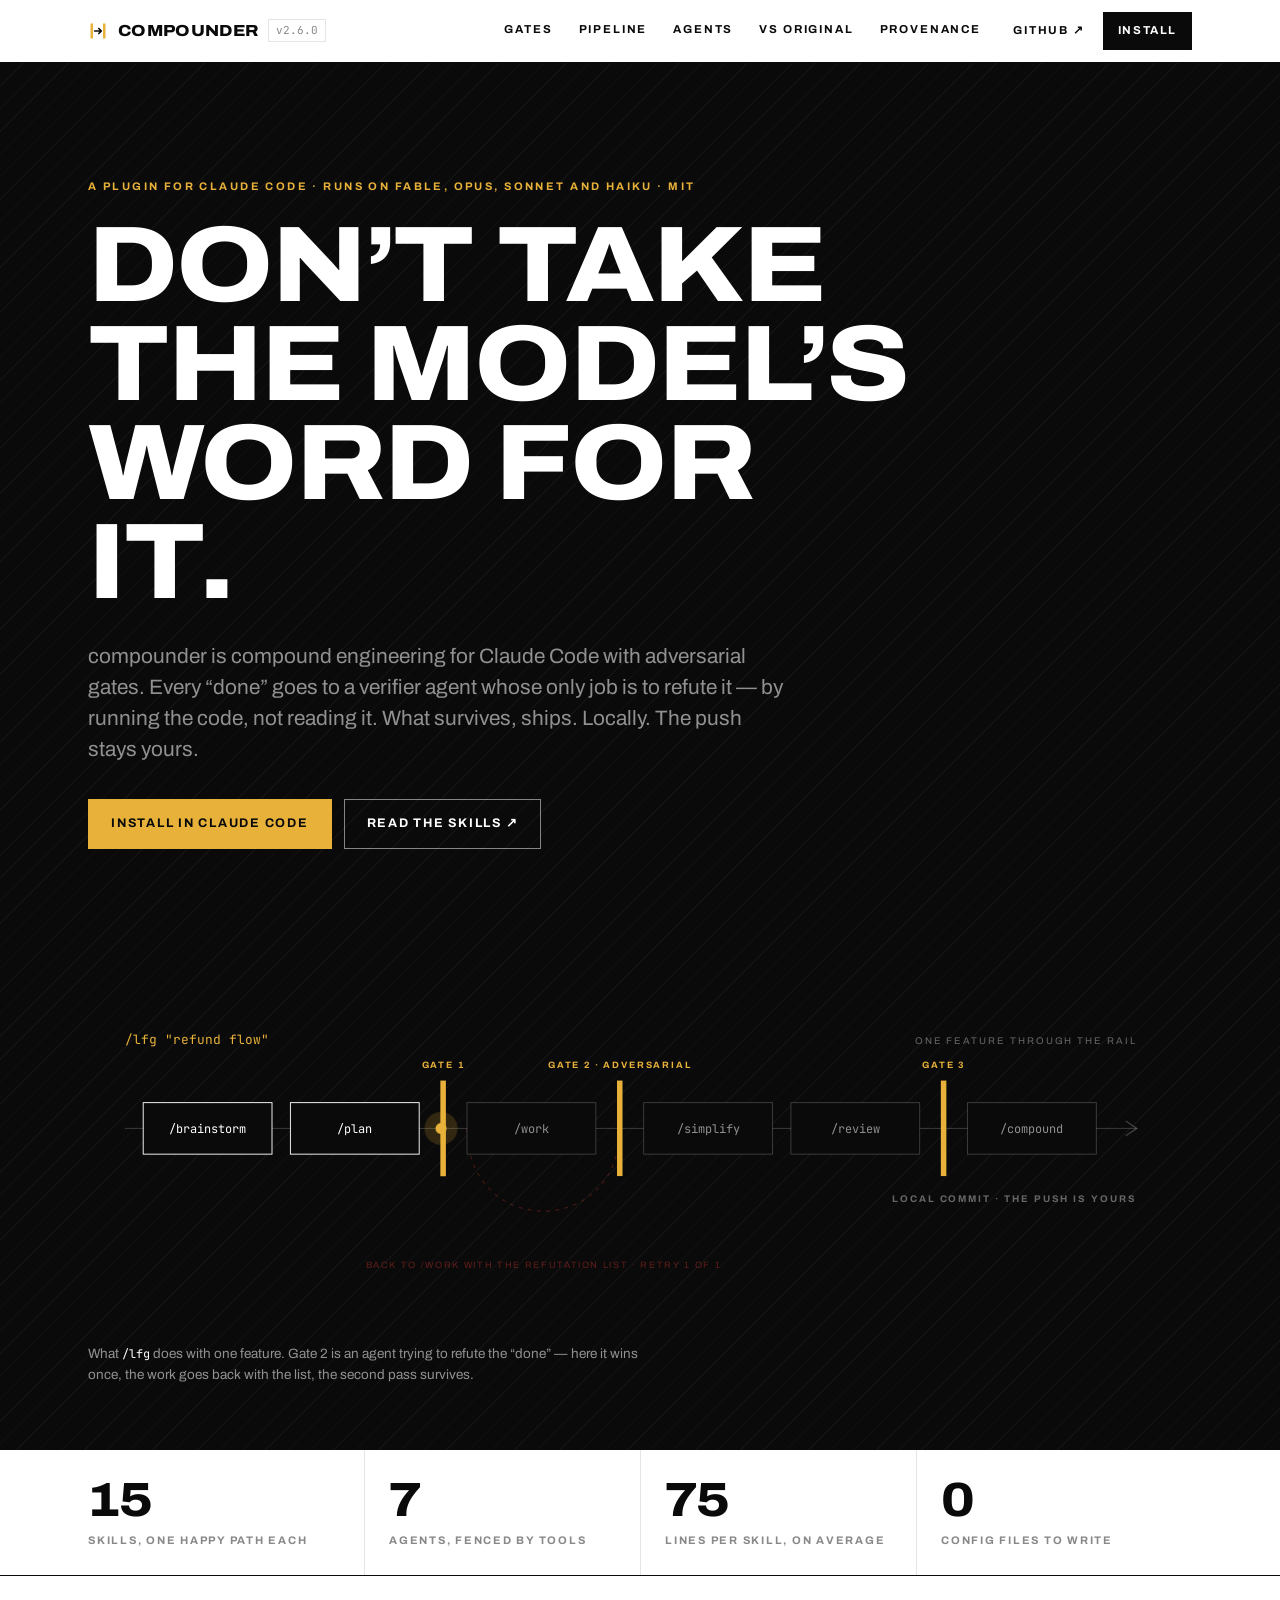
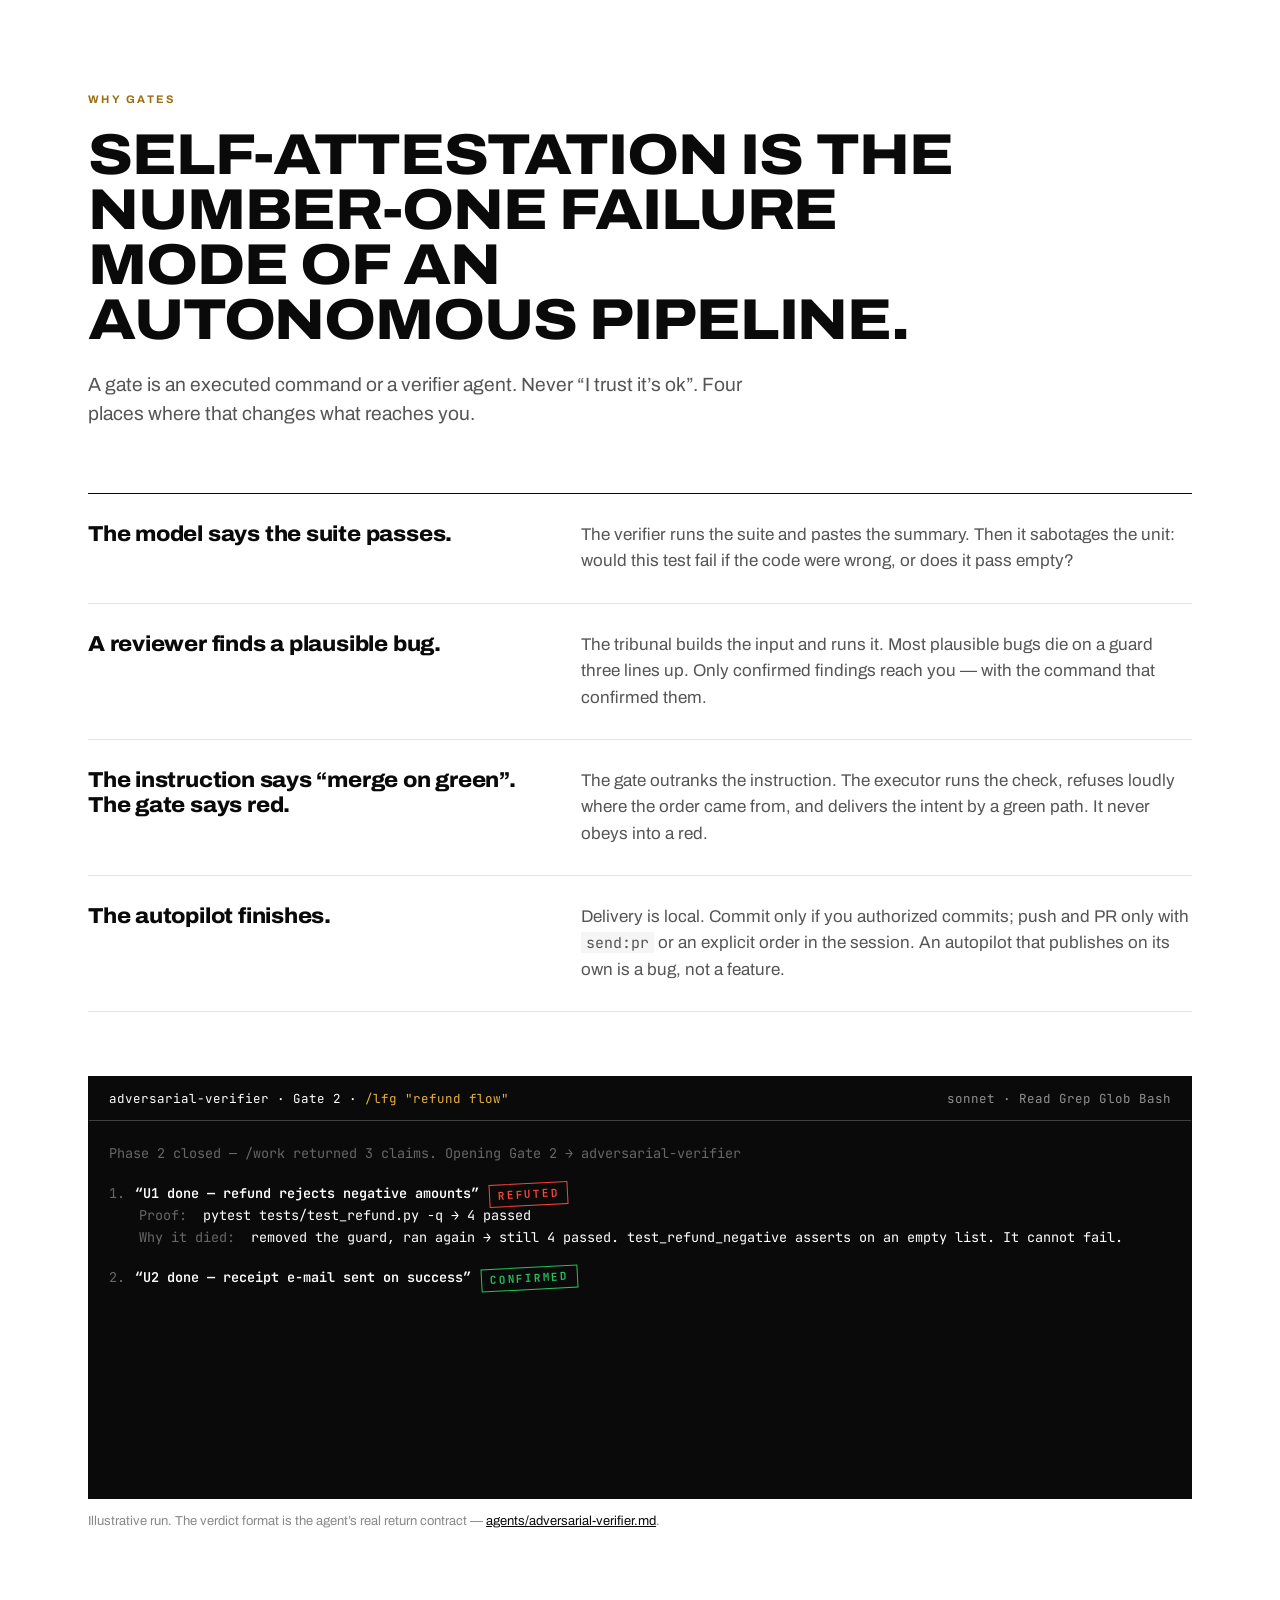
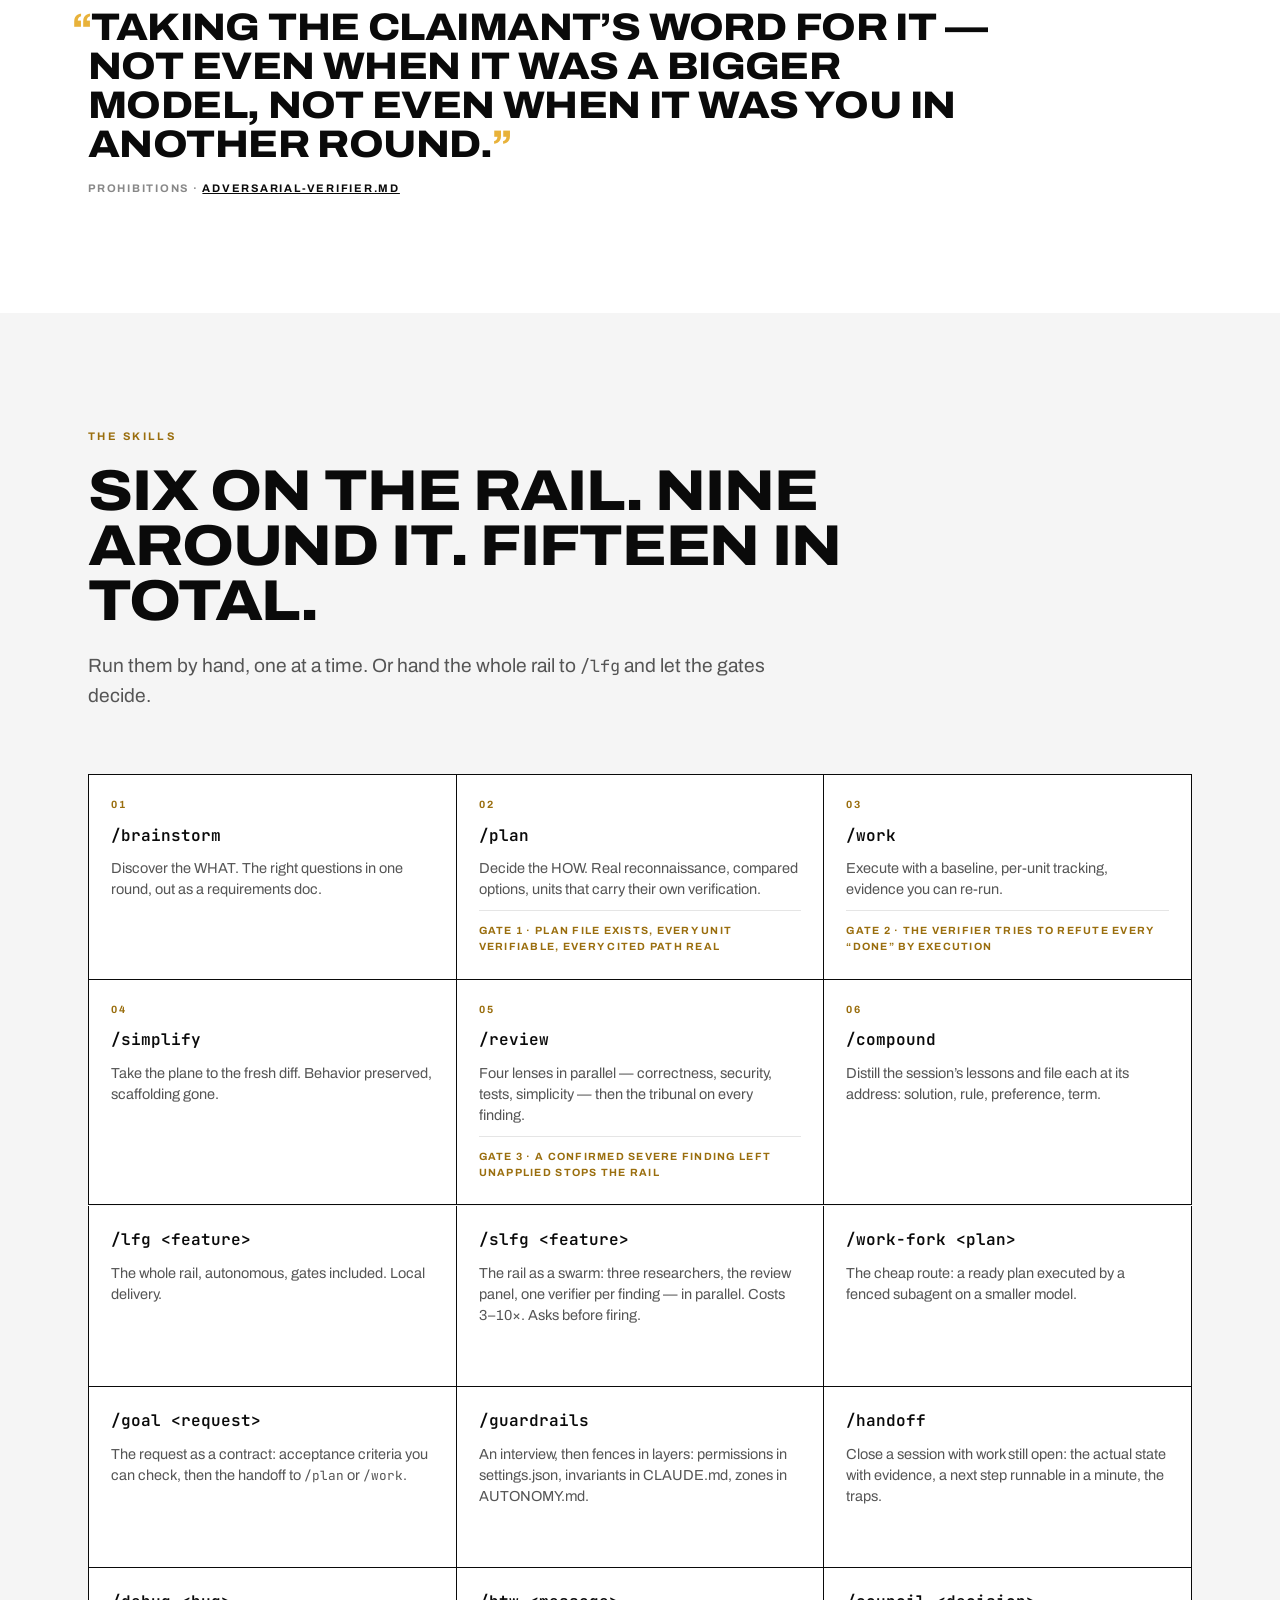
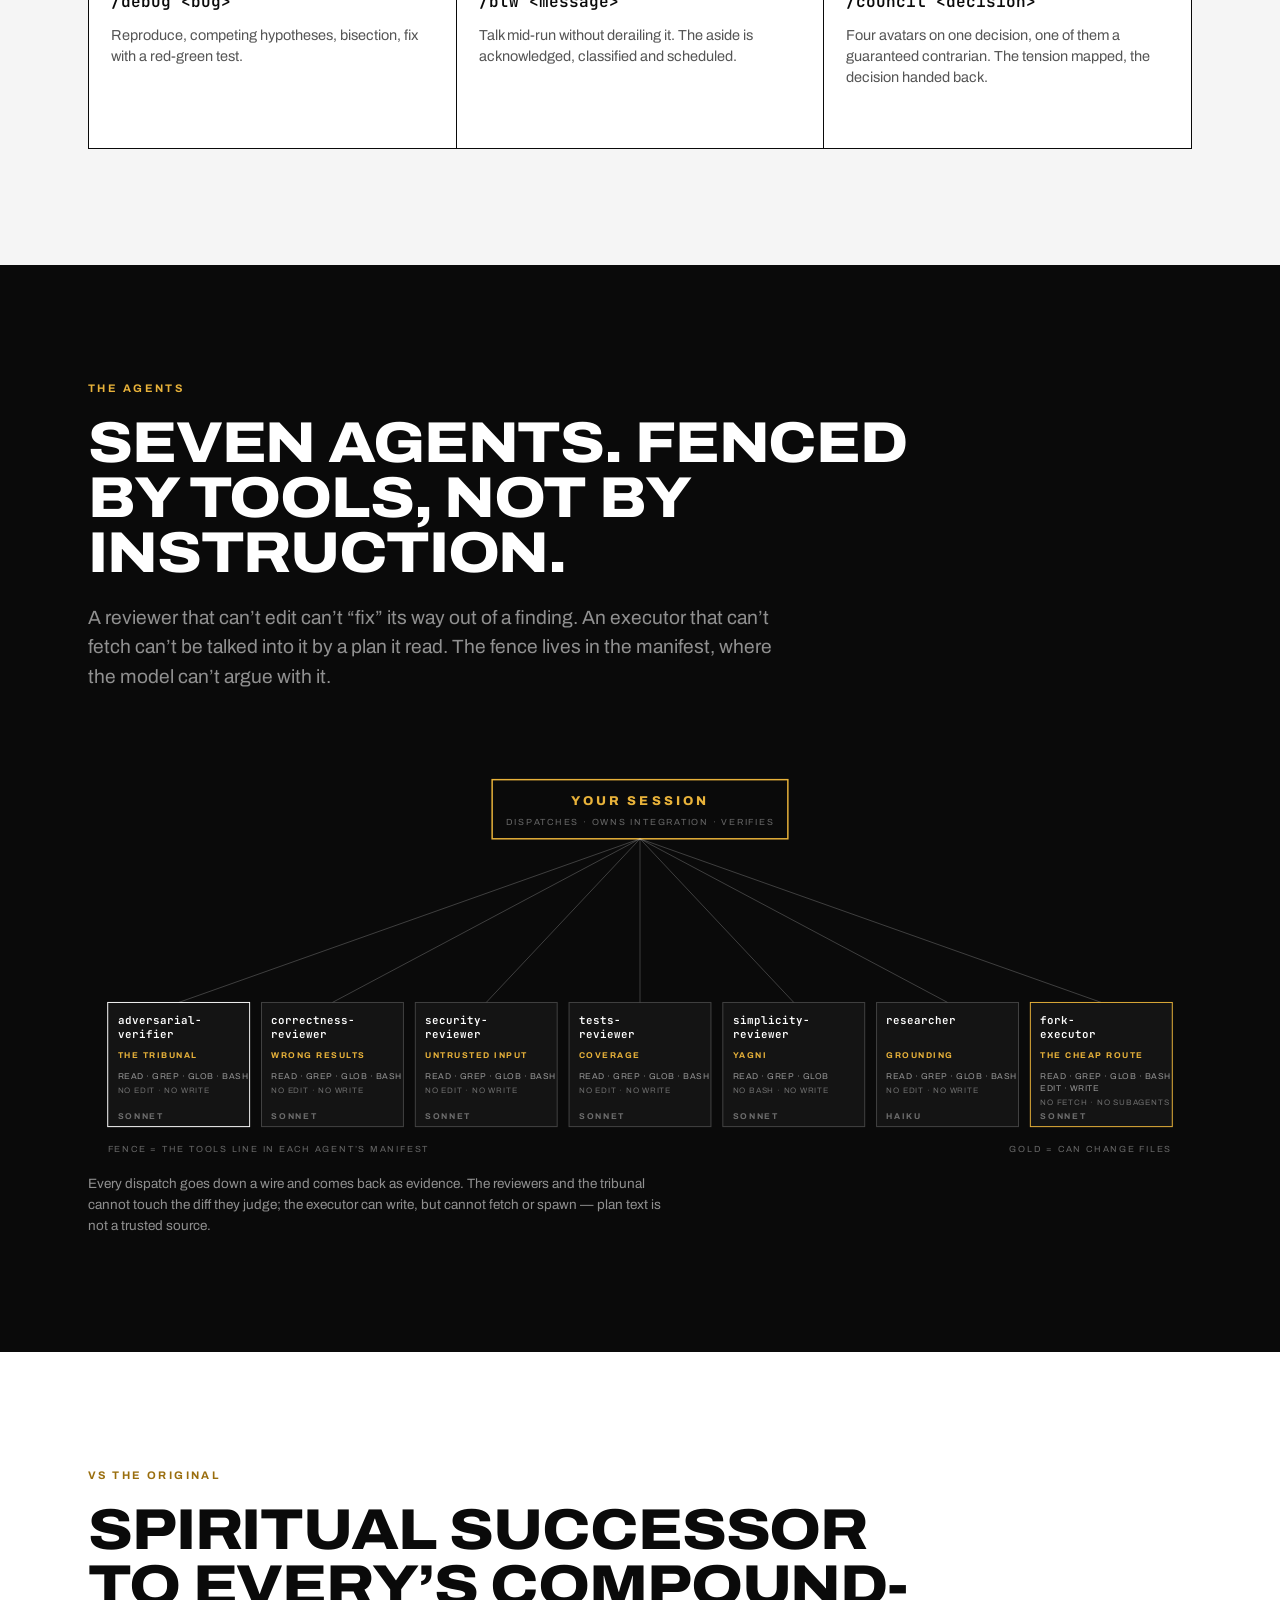
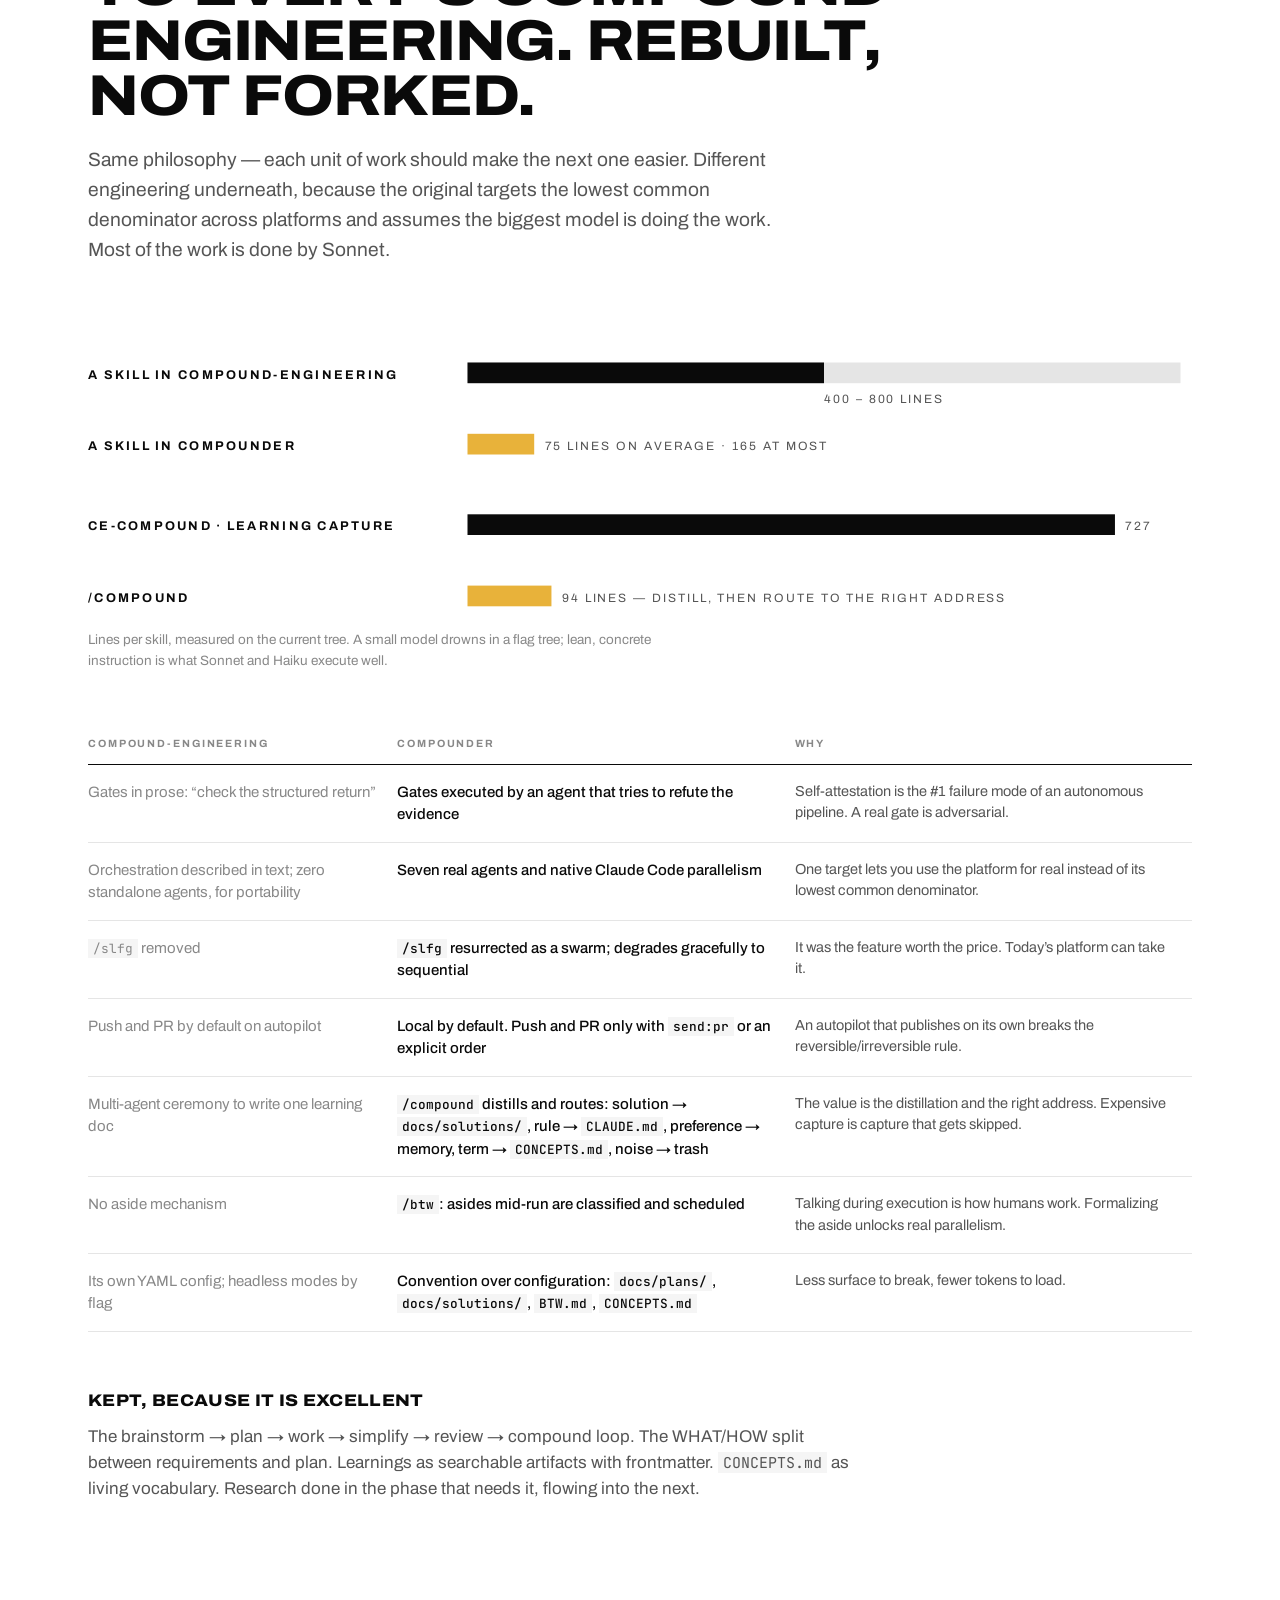
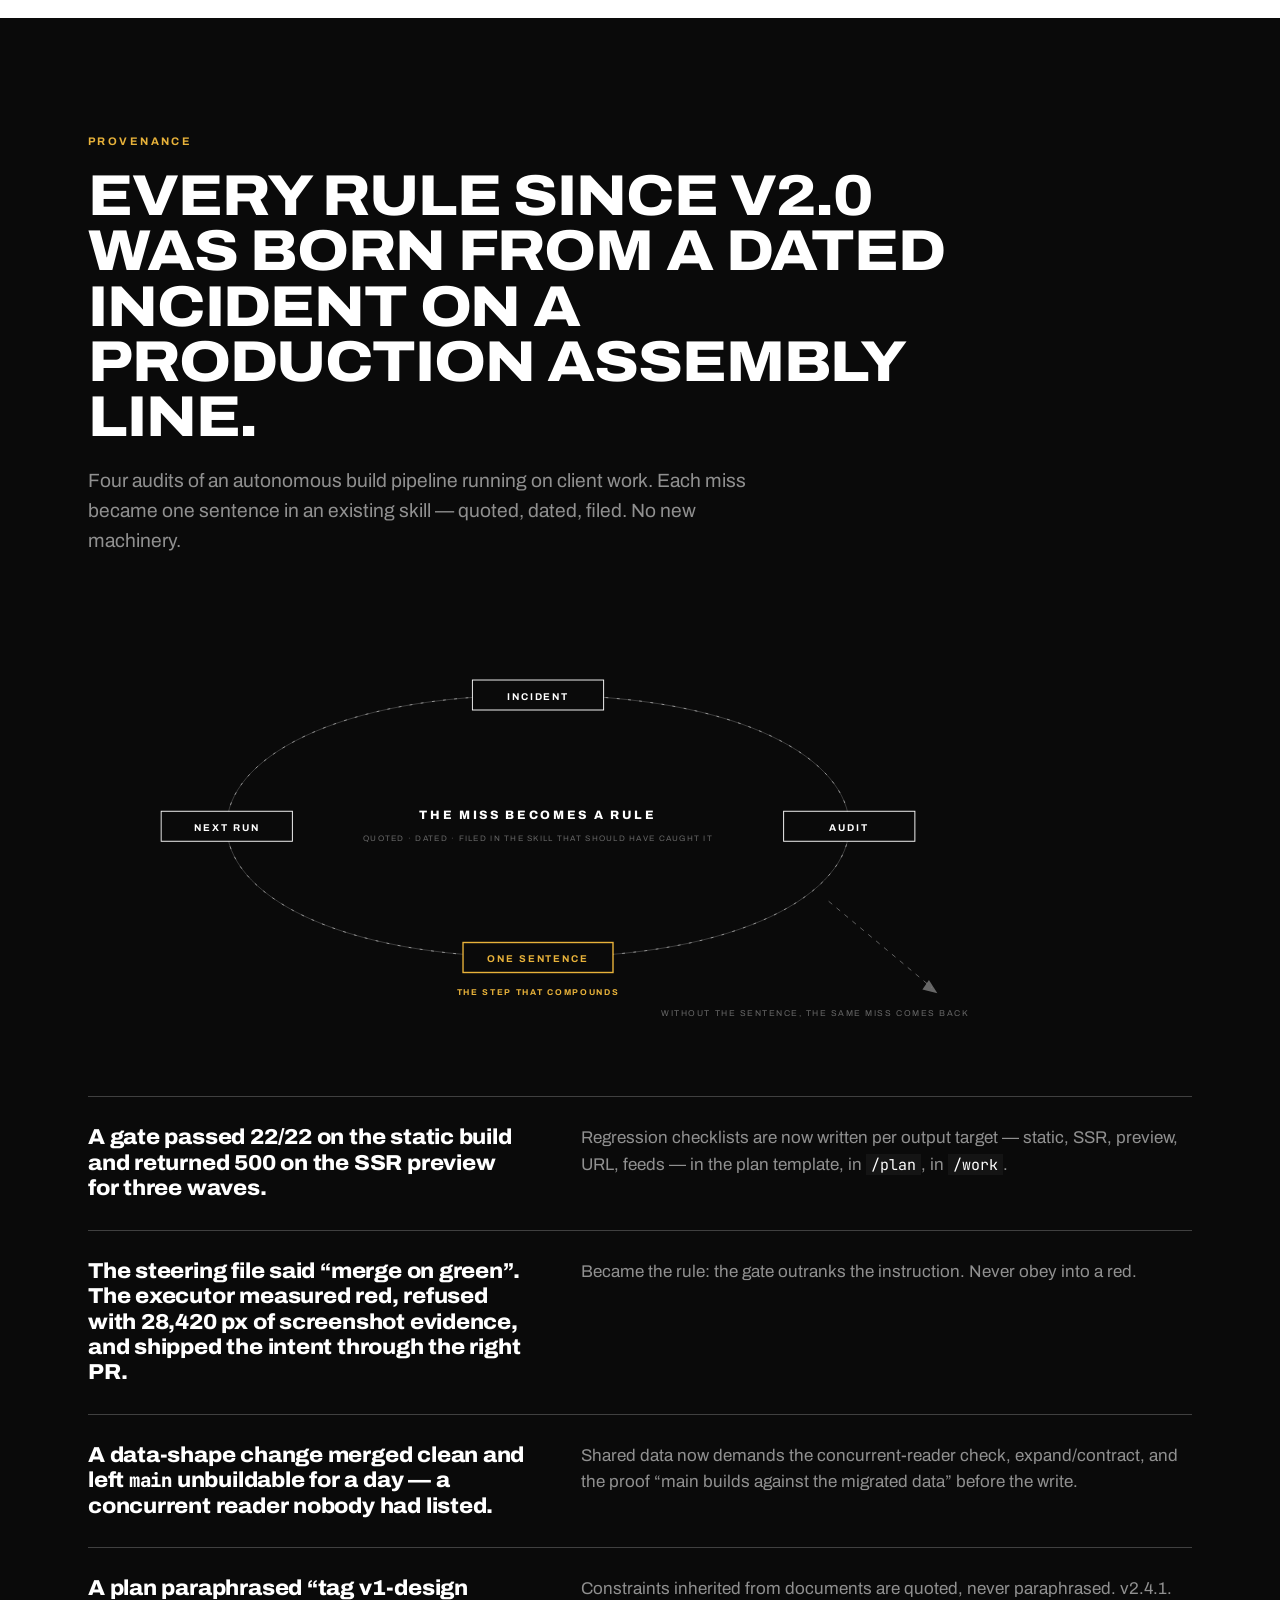
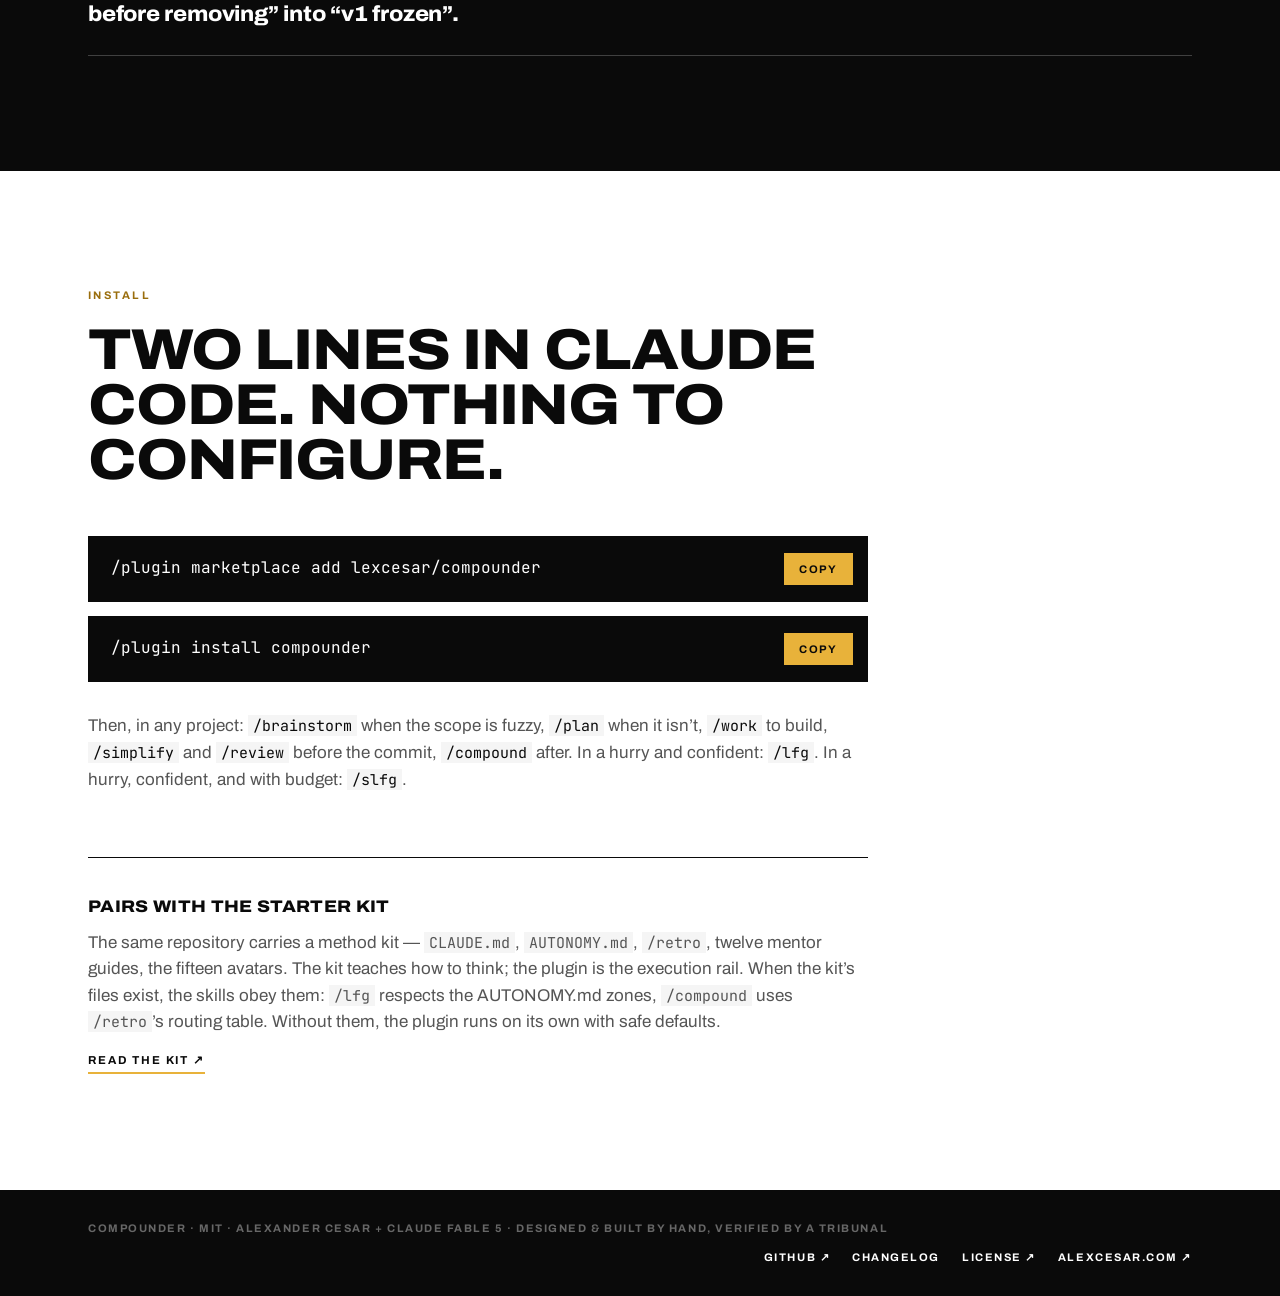
<file: site/index.html>
<!doctype html>
<html lang="en">
<head>
<meta charset="utf-8">
<meta name="viewport" content="width=device-width, initial-scale=1">
<title>compounder — compound engineering for Claude Code, with adversarial gates</title>
<meta name="description" content="A Claude Code plugin: the brainstorm → plan → work → simplify → review → compound pipeline where every “done” is cross-examined by a verifier agent that runs the code instead of reading it. Local by default. MIT.">
<link rel="canonical" href="https://compounder.alexcesar.com/">
<meta property="og:type" content="website">
<meta property="og:site_name" content="compounder">
<meta property="og:title" content="compounder — don’t take the model’s word for it">
<meta property="og:description" content="Compound engineering for Claude Code with adversarial gates. Lean skills, fenced agents, local delivery by default.">
<meta property="og:image" content="https://compounder.alexcesar.com/og.png">
<meta property="og:image:width" content="1200">
<meta property="og:image:height" content="630">
<meta property="og:url" content="https://compounder.alexcesar.com/">
<meta name="twitter:card" content="summary_large_image">
<meta name="theme-color" content="#0a0a0a">
<link rel="icon" href="favicon.svg" type="image/svg+xml">
<link rel="preconnect" href="https://fonts.googleapis.com">
<link rel="preconnect" href="https://fonts.gstatic.com" crossorigin>
<link href="https://fonts.googleapis.com/css2?family=Archivo:ital,wdth,wght@0,62..125,100..900;1,62..125,100..900&family=JetBrains+Mono:wght@400;600&display=swap" rel="stylesheet">
<link rel="stylesheet" href="style.css">
</head>
<body>
<a class="skip" href="#main">Skip to content</a>

<header class="nav">
	<div class="nav__inner">
		<a class="nav__brand" href="#top">
			<svg class="nav__mark" viewBox="0 0 24 24" aria-hidden="true"><rect x="3" y="3" width="3" height="18"/><rect x="18" y="3" width="3" height="18"/><path d="M8 12h8M13 9l3 3-3 3" fill="none" stroke="currentColor" stroke-width="2" stroke-linecap="round" stroke-linejoin="round"/></svg>
			compounder<span class="nav__version" data-stamp="version">v2.6.0</span>
		</a>
		<nav class="nav__links" aria-label="Sections">
			<a href="#gates">Gates</a>
			<a href="#pipeline">Pipeline</a>
			<a href="#agents">Agents</a>
			<a href="#compare">vs original</a>
			<a href="#provenance">Provenance</a>
		</nav>
		<div class="nav__actions">
			<a class="nav__github" href="https://github.com/lexcesar/compounder">GitHub ↗</a>
			<a class="btn btn--small" data-mag href="#install">Install</a>
		</div>
	</div>
</header>

<main id="main">

<section class="hero" id="top">
	<div class="hero__inner">
		<p class="eyebrow eyebrow--gold">A plugin for Claude Code · runs on Fable, Opus, Sonnet and Haiku · MIT</p>
		<h1 class="hero__title">Don’t take the model’s word for it.</h1>
		<p class="hero__lede">compounder is compound engineering for Claude Code with adversarial gates. Every “done” goes to a verifier agent whose only job is to refute it — by running the code, not reading it. What survives, ships. Locally. The push stays yours.</p>
		<div class="hero__actions">
			<a class="btn btn--gold" data-mag href="#install">Install in Claude Code</a>
			<a class="btn btn--outline" data-mag href="https://github.com/lexcesar/compounder/tree/main/compounder/skills">Read the skills ↗</a>
		</div>
	</div>

	<figure class="rail-wrap">
		<div class="rail-scroll">
			<svg class="rail" id="rail" viewBox="0 0 1200 440" role="img" aria-label="The /lfg rail: brainstorm, plan, gate 1, work, gate 2, simplify, review, gate 3, compound. A feature token is refuted at gate 2, sent back to work with the refutation list, confirmed on the second pass, and delivered as a local commit.">
				<defs>
					<path id="rail-track" d="M40,220 L578,220 C578,340 412,340 412,220 L1140,220"/>
				</defs>

				<text class="rail__cmd" x="40" y="128">/lfg "refund flow"</text>
				<text class="rail__legend" x="1140" y="128" text-anchor="end">ONE FEATURE THROUGH THE RAIL</text>

				<path class="rail__line" d="M40,220 L1140,220"/>
				<path class="rail__loop" d="M578,220 C578,340 412,340 412,220"/>
				<text class="rail__note rail__note--loop" x="495" y="372" text-anchor="middle">BACK TO /WORK WITH THE REFUTATION LIST · RETRY 1 OF 1</text>

				<g class="rail__phase" data-x="60"><rect x="60" y="192" width="140" height="56"/><text x="130" y="225" text-anchor="middle">/brainstorm</text></g>
				<g class="rail__phase" data-x="220"><rect x="220" y="192" width="140" height="56"/><text x="290" y="225" text-anchor="middle">/plan</text></g>
				<g class="rail__phase" data-x="412"><rect x="412" y="192" width="140" height="56"/><text x="482" y="225" text-anchor="middle">/work</text></g>
				<g class="rail__phase" data-x="604"><rect x="604" y="192" width="140" height="56"/><text x="674" y="225" text-anchor="middle">/simplify</text></g>
				<g class="rail__phase" data-x="764"><rect x="764" y="192" width="140" height="56"/><text x="834" y="225" text-anchor="middle">/review</text></g>
				<g class="rail__phase" data-x="956"><rect x="956" y="192" width="140" height="56"/><text x="1026" y="225" text-anchor="middle">/compound</text></g>

				<g class="rail__gate" data-gate="g1">
					<rect class="rail__bar" x="383" y="168" width="6" height="104"/>
					<text class="rail__gatelabel" x="386" y="154" text-anchor="middle">GATE 1</text>
					<g class="rail__stamp rail__stamp--ok" transform="translate(386,300) rotate(-4)"><rect x="-46" y="-11" width="92" height="22"/><text y="4" text-anchor="middle">CONFIRMED</text></g>
				</g>
				<g class="rail__gate" data-gate="g2">
					<rect class="rail__bar" x="575" y="168" width="6" height="104"/>
					<text class="rail__gatelabel" x="578" y="154" text-anchor="middle">GATE 2 · ADVERSARIAL</text>
					<g class="rail__stamp rail__stamp--refuted" transform="translate(578,300) rotate(-4)"><rect x="-40" y="-11" width="80" height="22"/><text y="4" text-anchor="middle">REFUTED</text></g>
					<g class="rail__stamp rail__stamp--ok" transform="translate(578,300) rotate(-4)"><rect x="-46" y="-11" width="92" height="22"/><text y="4" text-anchor="middle">CONFIRMED</text></g>
				</g>
				<g class="rail__gate" data-gate="g3">
					<rect class="rail__bar" x="927" y="168" width="6" height="104"/>
					<text class="rail__gatelabel" x="930" y="154" text-anchor="middle">GATE 3</text>
					<g class="rail__stamp rail__stamp--ok" transform="translate(930,300) rotate(-4)"><rect x="-46" y="-11" width="92" height="22"/><text y="4" text-anchor="middle">CONFIRMED</text></g>
				</g>

				<g class="rail__end">
					<path d="M1128,212 L1140,220 L1128,228"/>
					<text x="1140" y="300" text-anchor="end">LOCAL COMMIT · THE PUSH IS YOURS</text>
				</g>

				<g class="rail__dot" transform="translate(40,220)"><circle class="rail__glow" r="18"/><circle class="rail__core" r="6"/></g>
			</svg>
		</div>
		<figcaption class="rail__caption">What <code>/lfg</code> does with one feature. Gate 2 is an agent trying to refute the “done” — here it wins once, the work goes back with the list, the second pass survives.</figcaption>
	</figure>
</section>

<section class="strip">
	<dl class="stats">
		<div class="stats__cell"><dt data-stamp="skills">15</dt><dd>skills, one happy path each</dd></div>
		<div class="stats__cell"><dt data-stamp="agents">7</dt><dd>agents, fenced by tools</dd></div>
		<div class="stats__cell"><dt data-stamp="avg-lines">75</dt><dd>lines per skill, on average</dd></div>
		<div class="stats__cell"><dt>0</dt><dd>config files to write</dd></div>
	</dl>
</section>

<section class="section" id="gates">
	<div class="section__inner">
		<p class="eyebrow" data-reveal>Why gates</p>
		<h2 class="section__title" data-reveal>Self-attestation is the number-one failure mode of an autonomous pipeline.</h2>
		<p class="section__lede" data-reveal>A gate is an executed command or a verifier agent. Never “I trust it’s ok”. Four places where that changes what reaches you.</p>

		<dl class="ledger" data-reveal>
			<div class="ledger__row">
				<dt class="ledger__claim">The model says the suite passes.</dt>
				<dd class="ledger__answer">The verifier runs the suite and pastes the summary. Then it sabotages the unit: would this test fail if the code were wrong, or does it pass empty?</dd>
			</div>
			<div class="ledger__row">
				<dt class="ledger__claim">A reviewer finds a plausible bug.</dt>
				<dd class="ledger__answer">The tribunal builds the input and runs it. Most plausible bugs die on a guard three lines up. Only confirmed findings reach you — with the command that confirmed them.</dd>
			</div>
			<div class="ledger__row">
				<dt class="ledger__claim">The instruction says “merge on green”. The gate says red.</dt>
				<dd class="ledger__answer">The gate outranks the instruction. The executor runs the check, refuses loudly where the order came from, and delivers the intent by a green path. It never obeys into a red.</dd>
			</div>
			<div class="ledger__row">
				<dt class="ledger__claim">The autopilot finishes.</dt>
				<dd class="ledger__answer">Delivery is local. Commit only if you authorized commits; push and PR only with <code>send:pr</code> or an explicit order in the session. An autopilot that publishes on its own is a bug, not a feature.</dd>
			</div>
		</dl>

		<figure class="plate" data-reveal>
			<figcaption class="plate__bar">
				<span class="plate__title">adversarial-verifier · Gate 2 · <span class="plate__cmd">/lfg "refund flow"</span></span>
				<span class="plate__meta">sonnet · Read Grep Glob Bash</span>
			</figcaption>
			<div class="tx" id="transcript">
				<p class="tx__line tx__line--dim">Phase 2 closed — /work returned 3 claims. Opening Gate 2 → adversarial-verifier</p>
				<div class="tx__item">
					<p class="tx__line tx__claim"><span class="tx__n">1.</span><span class="tx__text">“U1 done — refund rejects negative amounts”</span><span class="tx__verdict tx__verdict--refuted">Refuted</span></p>
					<p class="tx__line tx__proof"><span class="tx__key">Proof</span>pytest tests/test_refund.py -q → 4 passed</p>
					<p class="tx__line tx__proof"><span class="tx__key">Why it died</span>removed the guard, ran again → still 4 passed. test_refund_negative asserts on an empty list. It cannot fail.</p>
				</div>
				<div class="tx__item">
					<p class="tx__line tx__claim"><span class="tx__n">2.</span><span class="tx__text">“U2 done — receipt e-mail sent on success”</span><span class="tx__verdict tx__verdict--confirmed">Confirmed</span></p>
					<p class="tx__line tx__proof"><span class="tx__key">Proof</span>pytest tests/test_receipt.py -q → 3 passed</p>
					<p class="tx__line tx__proof"><span class="tx__key">Sabotage</span>stubbed send() to a no-op → 2 failed. The test bites.</p>
				</div>
				<div class="tx__item">
					<p class="tx__line tx__claim"><span class="tx__n">3.</span><span class="tx__text">“No callers of legacy_refund() remain”</span><span class="tx__verdict tx__verdict--confirmed">Confirmed</span></p>
					<p class="tx__line tx__proof"><span class="tx__key">Proof</span>rg -n 'legacy_refund\(' src tests → 1 hit, the definition</p>
				</div>
				<p class="tx__line tx__summary">SUMMARY: 2 confirmed, 1 refuted</p>
				<p class="tx__line tx__summary tx__line--dim">→ back to /work with the refutation list (retry 1 of 1)</p>
			</div>
			<button class="plate__replay" type="button" id="replay" hidden>Replay</button>
		</figure>
		<p class="plate__note" data-reveal>Illustrative run. The verdict format is the agent’s real return contract — <a href="https://github.com/lexcesar/compounder/blob/main/compounder/agents/adversarial-verifier.md">agents/adversarial-verifier.md</a>.</p>

		<blockquote class="quote" data-reveal>
			<p>Taking the claimant’s word for it — not even when it was a bigger model, not even when it was you in another round.</p>
			<cite>Prohibitions · <a href="https://github.com/lexcesar/compounder/blob/main/compounder/agents/adversarial-verifier.md">adversarial-verifier.md</a></cite>
		</blockquote>
	</div>
</section>

<section class="section section--tint" id="pipeline">
	<div class="section__inner">
		<p class="eyebrow" data-reveal>The skills</p>
		<h2 class="section__title" data-reveal>Six on the rail. Nine around it. Fifteen in total.</h2>
		<p class="section__lede" data-reveal>Run them by hand, one at a time. Or hand the whole rail to <code>/lfg</code> and let the gates decide.</p>

		<ol class="grid" data-reveal>
			<li class="grid__cell"><span class="grid__step">01</span><code class="grid__cmd">/brainstorm</code><p class="grid__role">Discover the WHAT. The right questions in one round, out as a requirements doc.</p></li>
			<li class="grid__cell"><span class="grid__step">02</span><code class="grid__cmd">/plan</code><p class="grid__role">Decide the HOW. Real reconnaissance, compared options, units that carry their own verification.</p><span class="grid__gate">Gate 1 · plan file exists, every unit verifiable, every cited path real</span></li>
			<li class="grid__cell"><span class="grid__step">03</span><code class="grid__cmd">/work</code><p class="grid__role">Execute with a baseline, per-unit tracking, evidence you can re-run.</p><span class="grid__gate">Gate 2 · the verifier tries to refute every “done” by execution</span></li>
			<li class="grid__cell"><span class="grid__step">04</span><code class="grid__cmd">/simplify</code><p class="grid__role">Take the plane to the fresh diff. Behavior preserved, scaffolding gone.</p></li>
			<li class="grid__cell"><span class="grid__step">05</span><code class="grid__cmd">/review</code><p class="grid__role">Four lenses in parallel — correctness, security, tests, simplicity — then the tribunal on every finding.</p><span class="grid__gate">Gate 3 · a confirmed severe finding left unapplied stops the rail</span></li>
			<li class="grid__cell"><span class="grid__step">06</span><code class="grid__cmd">/compound</code><p class="grid__role">Distill the session’s lessons and file each at its address: solution, rule, preference, term.</p></li>
		</ol>

		<ul class="grid grid--aside" data-reveal>
			<li class="grid__cell"><code class="grid__cmd">/lfg &lt;feature&gt;</code><p class="grid__role">The whole rail, autonomous, gates included. Local delivery.</p></li>
			<li class="grid__cell"><code class="grid__cmd">/slfg &lt;feature&gt;</code><p class="grid__role">The rail as a swarm: three researchers, the review panel, one verifier per finding — in parallel. Costs 3–10×. Asks before firing.</p></li>
			<li class="grid__cell"><code class="grid__cmd">/work-fork &lt;plan&gt;</code><p class="grid__role">The cheap route: a ready plan executed by a fenced subagent on a smaller model.</p></li>
			<li class="grid__cell"><code class="grid__cmd">/goal &lt;request&gt;</code><p class="grid__role">The request as a contract: acceptance criteria you can check, then the handoff to <code>/plan</code> or <code>/work</code>.</p></li>
			<li class="grid__cell"><code class="grid__cmd">/guardrails</code><p class="grid__role">An interview, then fences in layers: permissions in settings.json, invariants in CLAUDE.md, zones in AUTONOMY.md.</p></li>
			<li class="grid__cell"><code class="grid__cmd">/handoff</code><p class="grid__role">Close a session with work still open: the actual state with evidence, a next step runnable in a minute, the traps.</p></li>
			<li class="grid__cell"><code class="grid__cmd">/debug &lt;bug&gt;</code><p class="grid__role">Reproduce, competing hypotheses, bisection, fix with a red-green test.</p></li>
			<li class="grid__cell"><code class="grid__cmd">/btw &lt;message&gt;</code><p class="grid__role">Talk mid-run without derailing it. The aside is acknowledged, classified and scheduled.</p></li>
			<li class="grid__cell"><code class="grid__cmd">/council &lt;decision&gt;</code><p class="grid__role">Four avatars on one decision, one of them a guaranteed contrarian. The tension mapped, the decision handed back.</p></li>
		</ul>
	</div>
</section>

<section class="section section--panel" id="agents">
	<div class="section__inner">
		<p class="eyebrow eyebrow--gold" data-reveal>The agents</p>
		<h2 class="section__title" data-reveal>Seven agents. Fenced by tools, not by instruction.</h2>
		<p class="section__lede" data-reveal>A reviewer that can’t edit can’t “fix” its way out of a finding. An executor that can’t fetch can’t be talked into it by a plan it read. The fence lives in the manifest, where the model can’t argue with it.</p>

		<figure class="diagram" data-anim>
			<div class="diagram__scroll">
				<svg class="roster" viewBox="0 0 1120 410" role="img" aria-label="Your session dispatches to seven agents and owns the integration. Each agent carries a tool fence: the four reviewers and the verifier can read, grep, glob and run but not edit; the simplicity reviewer cannot run; the researcher runs on haiku; the fork-executor can edit and write but cannot fetch or spawn subagents.">
					<g class="roster__hub">
						<rect x="410" y="24" width="300" height="60"/>
						<text class="roster__hubname" x="560" y="50" text-anchor="middle">YOUR SESSION</text>
						<text class="roster__hubsub" x="560" y="70" text-anchor="middle">DISPATCHES · OWNS INTEGRATION · VERIFIES</text>
					</g>

					<path class="roster__wire" d="M560,84 L92,250" pathLength="1" style="--i:0"/>
					<path class="roster__wire" d="M560,84 L248,250" pathLength="1" style="--i:1"/>
					<path class="roster__wire" d="M560,84 L404,250" pathLength="1" style="--i:2"/>
					<path class="roster__wire" d="M560,84 L560,250" pathLength="1" style="--i:3"/>
					<path class="roster__wire" d="M560,84 L716,250" pathLength="1" style="--i:4"/>
					<path class="roster__wire" d="M560,84 L872,250" pathLength="1" style="--i:5"/>
					<path class="roster__wire" d="M560,84 L1028,250" pathLength="1" style="--i:6"/>

					<circle class="roster__pulse" r="4" style="offset-path:path('M560,84 L92,250');--i:0"/>
					<circle class="roster__pulse" r="4" style="offset-path:path('M560,84 L248,250');--i:1"/>
					<circle class="roster__pulse" r="4" style="offset-path:path('M560,84 L404,250');--i:2"/>
					<circle class="roster__pulse" r="4" style="offset-path:path('M560,84 L560,250');--i:3"/>
					<circle class="roster__pulse" r="4" style="offset-path:path('M560,84 L716,250');--i:4"/>
					<circle class="roster__pulse" r="4" style="offset-path:path('M560,84 L872,250');--i:5"/>
					<circle class="roster__pulse" r="4" style="offset-path:path('M560,84 L1028,250');--i:6"/>
					<circle class="roster__pulse roster__pulse--back" r="3" style="offset-path:path('M560,84 L92,250');--i:0"/>
					<circle class="roster__pulse roster__pulse--back" r="3" style="offset-path:path('M560,84 L248,250');--i:1"/>
					<circle class="roster__pulse roster__pulse--back" r="3" style="offset-path:path('M560,84 L404,250');--i:2"/>
					<circle class="roster__pulse roster__pulse--back" r="3" style="offset-path:path('M560,84 L560,250');--i:3"/>
					<circle class="roster__pulse roster__pulse--back" r="3" style="offset-path:path('M560,84 L716,250');--i:4"/>
					<circle class="roster__pulse roster__pulse--back" r="3" style="offset-path:path('M560,84 L872,250');--i:5"/>
					<circle class="roster__pulse roster__pulse--back" r="3" style="offset-path:path('M560,84 L1028,250');--i:6"/>

					<g class="roster__agent roster__agent--lead" style="--i:0">
						<rect x="20" y="250" width="144" height="126"/>
						<text class="roster__name" x="30" y="272">adversarial-</text>
						<text class="roster__name" x="30" y="286">verifier</text>
						<text class="roster__role" x="30" y="306">THE TRIBUNAL</text>
						<text class="roster__tools" x="30" y="328">READ · GREP · GLOB · BASH</text>
						<text class="roster__fence" x="30" y="342">NO EDIT · NO WRITE</text>
						<text class="roster__model" x="30" y="368">SONNET</text>
					</g>
					<g class="roster__agent" style="--i:1">
						<rect x="176" y="250" width="144" height="126"/>
						<text class="roster__name" x="186" y="272">correctness-</text>
						<text class="roster__name" x="186" y="286">reviewer</text>
						<text class="roster__role" x="186" y="306">WRONG RESULTS</text>
						<text class="roster__tools" x="186" y="328">READ · GREP · GLOB · BASH</text>
						<text class="roster__fence" x="186" y="342">NO EDIT · NO WRITE</text>
						<text class="roster__model" x="186" y="368">SONNET</text>
					</g>
					<g class="roster__agent" style="--i:2">
						<rect x="332" y="250" width="144" height="126"/>
						<text class="roster__name" x="342" y="272">security-</text>
						<text class="roster__name" x="342" y="286">reviewer</text>
						<text class="roster__role" x="342" y="306">UNTRUSTED INPUT</text>
						<text class="roster__tools" x="342" y="328">READ · GREP · GLOB · BASH</text>
						<text class="roster__fence" x="342" y="342">NO EDIT · NO WRITE</text>
						<text class="roster__model" x="342" y="368">SONNET</text>
					</g>
					<g class="roster__agent" style="--i:3">
						<rect x="488" y="250" width="144" height="126"/>
						<text class="roster__name" x="498" y="272">tests-</text>
						<text class="roster__name" x="498" y="286">reviewer</text>
						<text class="roster__role" x="498" y="306">COVERAGE</text>
						<text class="roster__tools" x="498" y="328">READ · GREP · GLOB · BASH</text>
						<text class="roster__fence" x="498" y="342">NO EDIT · NO WRITE</text>
						<text class="roster__model" x="498" y="368">SONNET</text>
					</g>
					<g class="roster__agent" style="--i:4">
						<rect x="644" y="250" width="144" height="126"/>
						<text class="roster__name" x="654" y="272">simplicity-</text>
						<text class="roster__name" x="654" y="286">reviewer</text>
						<text class="roster__role" x="654" y="306">YAGNI</text>
						<text class="roster__tools" x="654" y="328">READ · GREP · GLOB</text>
						<text class="roster__fence" x="654" y="342">NO BASH · NO WRITE</text>
						<text class="roster__model" x="654" y="368">SONNET</text>
					</g>
					<g class="roster__agent" style="--i:5">
						<rect x="800" y="250" width="144" height="126"/>
						<text class="roster__name" x="810" y="272">researcher</text>
						<text class="roster__role" x="810" y="306">GROUNDING</text>
						<text class="roster__tools" x="810" y="328">READ · GREP · GLOB · BASH</text>
						<text class="roster__fence" x="810" y="342">NO EDIT · NO WRITE</text>
						<text class="roster__model" x="810" y="368">HAIKU</text>
					</g>
					<g class="roster__agent roster__agent--writer" style="--i:6">
						<rect x="956" y="250" width="144" height="126"/>
						<text class="roster__name" x="966" y="272">fork-</text>
						<text class="roster__name" x="966" y="286">executor</text>
						<text class="roster__role" x="966" y="306">THE CHEAP ROUTE</text>
						<text class="roster__tools" x="966" y="328">READ · GREP · GLOB · BASH</text>
						<text class="roster__tools" x="966" y="340">EDIT · WRITE</text>
						<text class="roster__fence" x="966" y="354">NO FETCH · NO SUBAGENTS</text>
						<text class="roster__model" x="966" y="368">SONNET</text>
					</g>

					<text class="roster__foot" x="20" y="402">FENCE = THE TOOLS LINE IN EACH AGENT’S MANIFEST</text>
					<text class="roster__foot" x="1100" y="402" text-anchor="end">GOLD = CAN CHANGE FILES</text>
				</svg>
			</div>
			<figcaption class="diagram__caption">Every dispatch goes down a wire and comes back as evidence. The reviewers and the tribunal cannot touch the diff they judge; the executor can write, but cannot fetch or spawn — plan text is not a trusted source.</figcaption>
		</figure>
	</div>
</section>

<section class="section" id="compare">
	<div class="section__inner">
		<p class="eyebrow" data-reveal>vs the original</p>
		<h2 class="section__title" data-reveal>Spiritual successor to Every’s compound-engineering. Rebuilt, not forked.</h2>
		<p class="section__lede" data-reveal>Same philosophy — each unit of work should make the next one easier. Different engineering underneath, because the original targets the lowest common denominator across platforms and assumes the biggest model is doing the work. Most of the work is done by Sonnet.</p>

		<figure class="diagram diagram--paper" data-anim>
			<svg class="bars" viewBox="0 0 960 250" role="img" aria-label="Skill length in lines. A compound-engineering skill: 400 to 800 lines. A compounder skill: under a hundred on average. The original learning-capture skill: 727 lines. compounder's /compound: 94 lines.">
				<text class="bars__label" x="0" y="44">A SKILL IN COMPOUND-ENGINEERING</text>
				<rect class="bars__bar bars__bar--range" x="330" y="30" width="620" height="18" style="--i:0"/>
				<rect class="bars__bar bars__bar--ink" x="330" y="30" width="310" height="18" style="--i:0"/>
				<text class="bars__value" x="640" y="65">400 – 800 LINES</text>

				<text class="bars__label" x="0" y="106">A SKILL IN COMPOUNDER</text>
				<rect class="bars__bar bars__bar--gold" x="330" y="92" width="58" height="18" style="--i:1"/>
				<text class="bars__value" x="397" y="106"><tspan data-stamp="avg-lines">75</tspan> LINES ON AVERAGE · <tspan data-stamp="max-lines">165</tspan> AT MOST</text>

				<text class="bars__label" x="0" y="176">CE-COMPOUND · LEARNING CAPTURE</text>
				<rect class="bars__bar bars__bar--ink" x="330" y="162" width="563" height="18" style="--i:2"/>
				<text class="bars__value" x="902" y="176">727</text>

				<text class="bars__label" x="0" y="238">/COMPOUND</text>
				<rect class="bars__bar bars__bar--gold" x="330" y="224" width="73" height="18" style="--i:3"/>
				<text class="bars__value" x="412" y="238">94 LINES — DISTILL, THEN ROUTE TO THE RIGHT ADDRESS</text>
			</svg>
			<figcaption class="diagram__caption">Lines per skill, measured on the current tree. A small model drowns in a flag tree; lean, concrete instruction is what Sonnet and Haiku execute well.</figcaption>
		</figure>

		<div class="compare-wrap" data-reveal>
			<table class="compare">
				<thead>
					<tr><th scope="col">compound-engineering</th><th scope="col">compounder</th><th scope="col">Why</th></tr>
				</thead>
				<tbody>
					<tr>
						<td>Gates in prose: “check the structured return”</td>
						<td>Gates executed by an agent that tries to refute the evidence</td>
						<td>Self-attestation is the #1 failure mode of an autonomous pipeline. A real gate is adversarial.</td>
					</tr>
					<tr>
						<td>Orchestration described in text; zero standalone agents, for portability</td>
						<td>Seven real agents and native Claude Code parallelism</td>
						<td>One target lets you use the platform for real instead of its lowest common denominator.</td>
					</tr>
					<tr>
						<td><code>/slfg</code> removed</td>
						<td><code>/slfg</code> resurrected as a swarm; degrades gracefully to sequential</td>
						<td>It was the feature worth the price. Today’s platform can take it.</td>
					</tr>
					<tr>
						<td>Push and PR by default on autopilot</td>
						<td>Local by default. Push and PR only with <code>send:pr</code> or an explicit order</td>
						<td>An autopilot that publishes on its own breaks the reversible/irreversible rule.</td>
					</tr>
					<tr>
						<td>Multi-agent ceremony to write one learning doc</td>
						<td><code>/compound</code> distills and routes: solution → <code>docs/solutions/</code>, rule → <code>CLAUDE.md</code>, preference → memory, term → <code>CONCEPTS.md</code>, noise → trash</td>
						<td>The value is the distillation and the right address. Expensive capture is capture that gets skipped.</td>
					</tr>
					<tr>
						<td>No aside mechanism</td>
						<td><code>/btw</code>: asides mid-run are classified and scheduled</td>
						<td>Talking during execution is how humans work. Formalizing the aside unlocks real parallelism.</td>
					</tr>
					<tr>
						<td>Its own YAML config; headless modes by flag</td>
						<td>Convention over configuration: <code>docs/plans/</code>, <code>docs/solutions/</code>, <code>BTW.md</code>, <code>CONCEPTS.md</code></td>
						<td>Less surface to break, fewer tokens to load.</td>
					</tr>
				</tbody>
			</table>
		</div>

		<div class="kept" data-reveal>
			<h3 class="kept__title">Kept, because it is excellent</h3>
			<p class="kept__body">The brainstorm → plan → work → simplify → review → compound loop. The WHAT/HOW split between requirements and plan. Learnings as searchable artifacts with frontmatter. <code>CONCEPTS.md</code> as living vocabulary. Research done in the phase that needs it, flowing into the next.</p>
		</div>
	</div>
</section>

<section class="section section--panel" id="provenance">
	<div class="section__inner">
		<p class="eyebrow eyebrow--gold" data-reveal>Provenance</p>
		<h2 class="section__title" data-reveal>Every rule since v2.0 was born from a dated incident on a production assembly line.</h2>
		<p class="section__lede" data-reveal>Four audits of an autonomous build pipeline running on client work. Each miss became one sentence in an existing skill — quoted, dated, filed. No new machinery.</p>

		<div class="prov">
			<figure class="diagram diagram--loop" data-anim>
				<svg class="loop" viewBox="0 0 960 440" role="img" aria-label="The loop: an incident in production, an audit, one sentence added to an existing skill, and the next run — which misses less. Without the sentence, the same miss comes back.">
					<path class="loop__track" d="M480,80 C700,80 812,150 812,220 C812,290 700,360 480,360 C260,360 148,290 148,220 C148,150 260,80 480,80 Z"/>
					<path class="loop__dash" d="M480,80 C700,80 812,150 812,220 C812,290 700,360 480,360 C260,360 148,290 148,220 C148,150 260,80 480,80 Z"/>
					<circle class="loop__dot" r="5" style="offset-path:path('M480,80 C700,80 812,150 812,220 C812,290 700,360 480,360 C260,360 148,290 148,220 C148,150 260,80 480,80 Z')"/>

					<path class="loop__exit" d="M790,300 L900,392"/>
					<path class="loop__exithead" d="M906,398 L890,394 L897,384 Z"/>
					<text class="loop__exitlabel" x="940" y="422" text-anchor="end">WITHOUT THE SENTENCE, THE SAME MISS COMES BACK</text>

					<g class="loop__station" style="--i:0"><rect x="410" y="64" width="140" height="32"/><text x="480" y="85" text-anchor="middle">INCIDENT</text></g>
					<g class="loop__station" style="--i:1"><rect x="742" y="204" width="140" height="32"/><text x="812" y="225" text-anchor="middle">AUDIT</text></g>
					<g class="loop__station loop__station--key" style="--i:2"><rect x="400" y="344" width="160" height="32"/><text x="480" y="365" text-anchor="middle">ONE SENTENCE</text></g>
					<g class="loop__station" style="--i:3"><rect x="78" y="204" width="140" height="32"/><text x="148" y="225" text-anchor="middle">NEXT RUN</text></g>

					<text class="loop__center" x="480" y="212" text-anchor="middle">THE MISS BECOMES A RULE</text>
					<text class="loop__centersub" x="480" y="236" text-anchor="middle">QUOTED · DATED · FILED IN THE SKILL THAT SHOULD HAVE CAUGHT IT</text>
					<text class="loop__keynote" x="480" y="400" text-anchor="middle">THE STEP THAT COMPOUNDS</text>
				</svg>
			</figure>

			<dl class="ledger ledger--panel" data-reveal>
				<div class="ledger__row">
					<dt class="ledger__claim">A gate passed 22/22 on the static build and returned 500 on the SSR preview for three waves.</dt>
					<dd class="ledger__answer">Regression checklists are now written per output target — static, SSR, preview, URL, feeds — in the plan template, in <code>/plan</code>, in <code>/work</code>.</dd>
				</div>
				<div class="ledger__row">
					<dt class="ledger__claim">The steering file said “merge on green”. The executor measured red, refused with 28,420 px of screenshot evidence, and shipped the intent through the right PR.</dt>
					<dd class="ledger__answer">Became the rule: the gate outranks the instruction. Never obey into a red.</dd>
				</div>
				<div class="ledger__row">
					<dt class="ledger__claim">A data-shape change merged clean and left <code>main</code> unbuildable for a day — a concurrent reader nobody had listed.</dt>
					<dd class="ledger__answer">Shared data now demands the concurrent-reader check, expand/contract, and the proof “main builds against the migrated data” before the write.</dd>
				</div>
				<div class="ledger__row">
					<dt class="ledger__claim">A plan paraphrased “tag v1-design before removing” into “v1 frozen”.</dt>
					<dd class="ledger__answer">Constraints inherited from documents are quoted, never paraphrased. v2.4.1.</dd>
				</div>
			</dl>
		</div>
	</div>
</section>

<section class="section" id="install">
	<div class="section__inner">
		<p class="eyebrow" data-reveal>Install</p>
		<h2 class="section__title" data-reveal>Two lines in Claude Code. Nothing to configure.</h2>

		<div class="cmd" data-reveal>
			<code class="cmd__text" id="cmd-1">/plugin marketplace add lexcesar/compounder</code>
			<button class="cmd__copy" type="button" data-mag data-copy="cmd-1">Copy</button>
		</div>
		<div class="cmd" data-reveal>
			<code class="cmd__text" id="cmd-2">/plugin install compounder</code>
			<button class="cmd__copy" type="button" data-mag data-copy="cmd-2">Copy</button>
		</div>

		<p class="install__then" data-reveal>Then, in any project: <code>/brainstorm</code> when the scope is fuzzy, <code>/plan</code> when it isn’t, <code>/work</code> to build, <code>/simplify</code> and <code>/review</code> before the commit, <code>/compound</code> after. In a hurry and confident: <code>/lfg</code>. In a hurry, confident, and with budget: <code>/slfg</code>.</p>

		<div class="install__aside" data-reveal>
			<h3 class="install__asidetitle">Pairs with the starter kit</h3>
			<p class="install__asidebody">The same repository carries a method kit — <code>CLAUDE.md</code>, <code>AUTONOMY.md</code>, <code>/retro</code>, twelve mentor guides, the fifteen avatars. The kit teaches how to think; the plugin is the execution rail. When the kit’s files exist, the skills obey them: <code>/lfg</code> respects the AUTONOMY.md zones, <code>/compound</code> uses <code>/retro</code>’s routing table. Without them, the plugin runs on its own with safe defaults.</p>
			<a class="install__asidelink" href="https://github.com/lexcesar/compounder#readme">Read the kit ↗</a>
		</div>
	</div>
</section>

</main>

<footer class="footer">
	<div class="footer__inner">
		<p class="footer__line">compounder · MIT · Alexander Cesar + Claude Fable 5 · designed &amp; built by hand, verified by a tribunal</p>
		<nav class="footer__links" aria-label="Footer">
			<a href="https://github.com/lexcesar/compounder">GitHub ↗</a>
			<a href="changelog/">Changelog</a>
			<a href="https://github.com/lexcesar/compounder/blob/main/LICENSE">License ↗</a>
			<a href="https://alexcesar.com">alexcesar.com ↗</a>
		</nav>
	</div>
</footer>

<div class="cur-ring" aria-hidden="true"></div>
<div class="cur-dot" aria-hidden="true"></div>

<script src="main.js" defer></script>
</body>
</html>
</file>
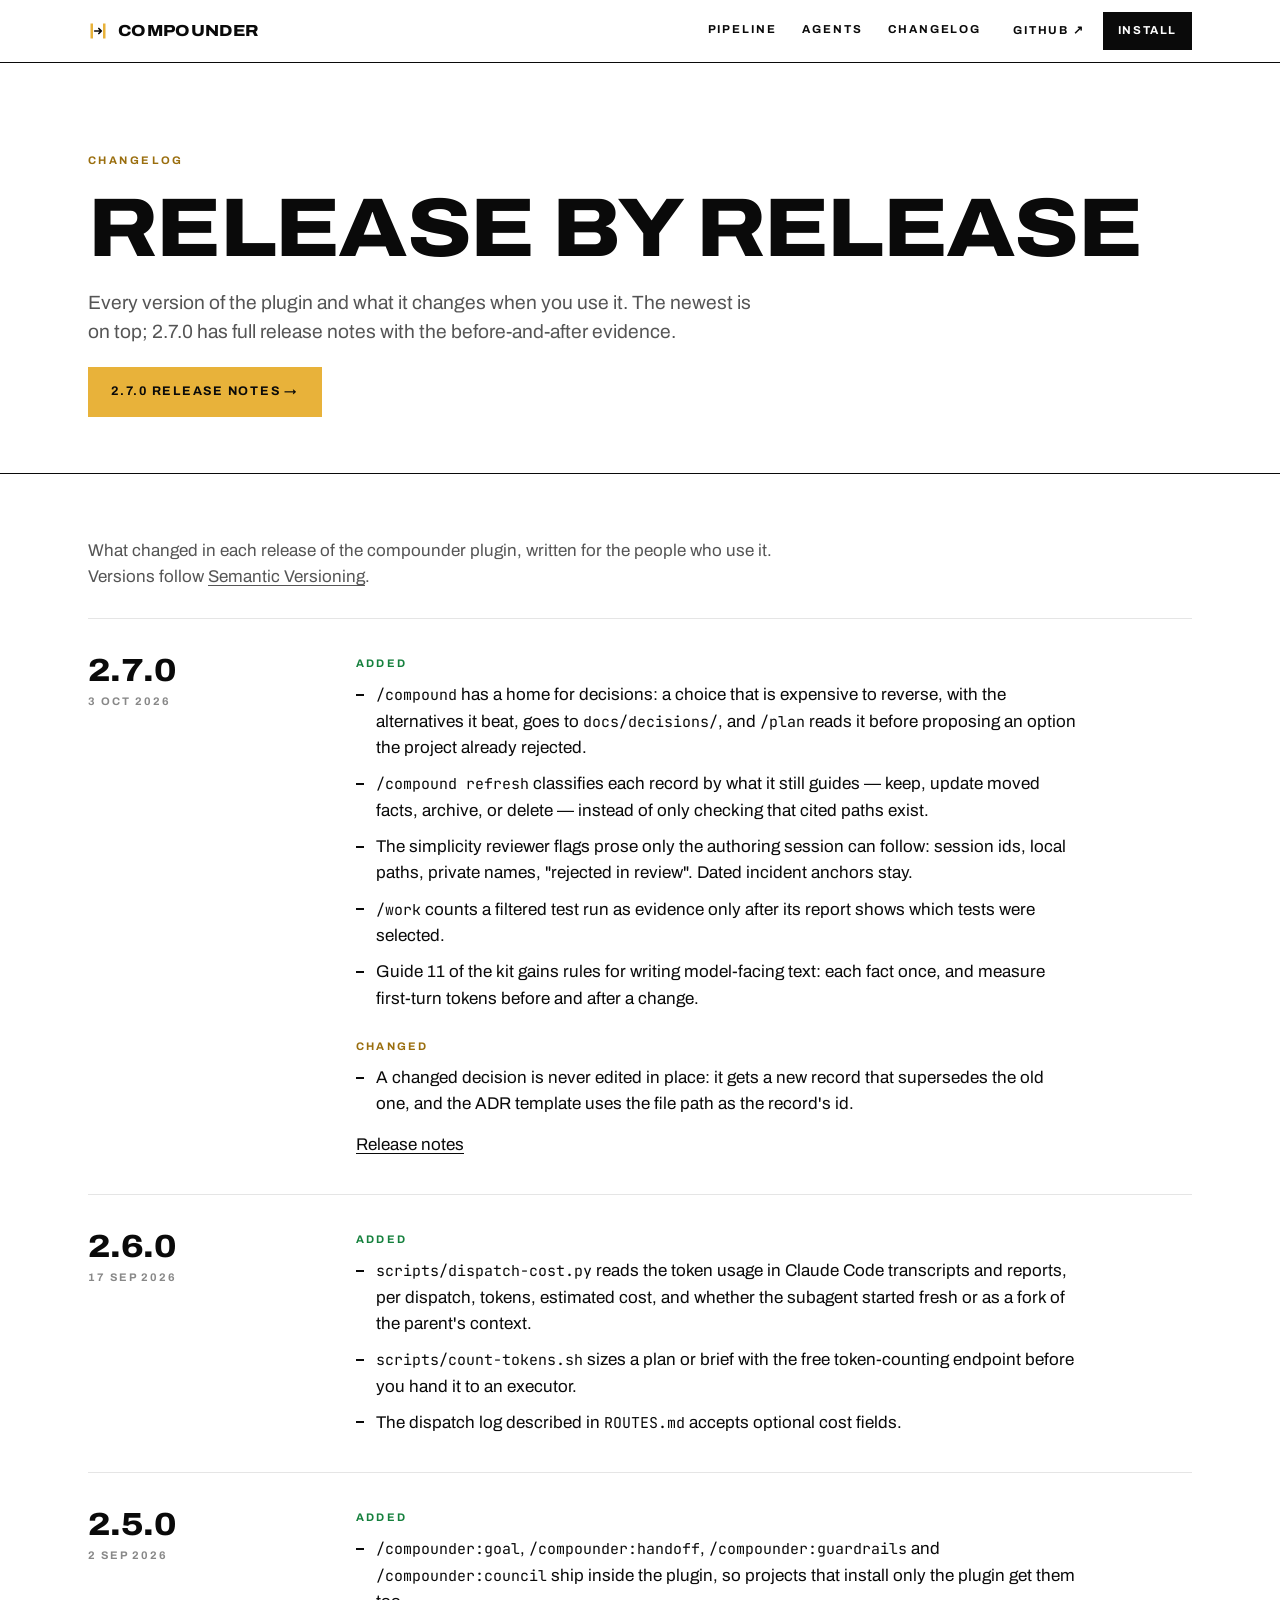
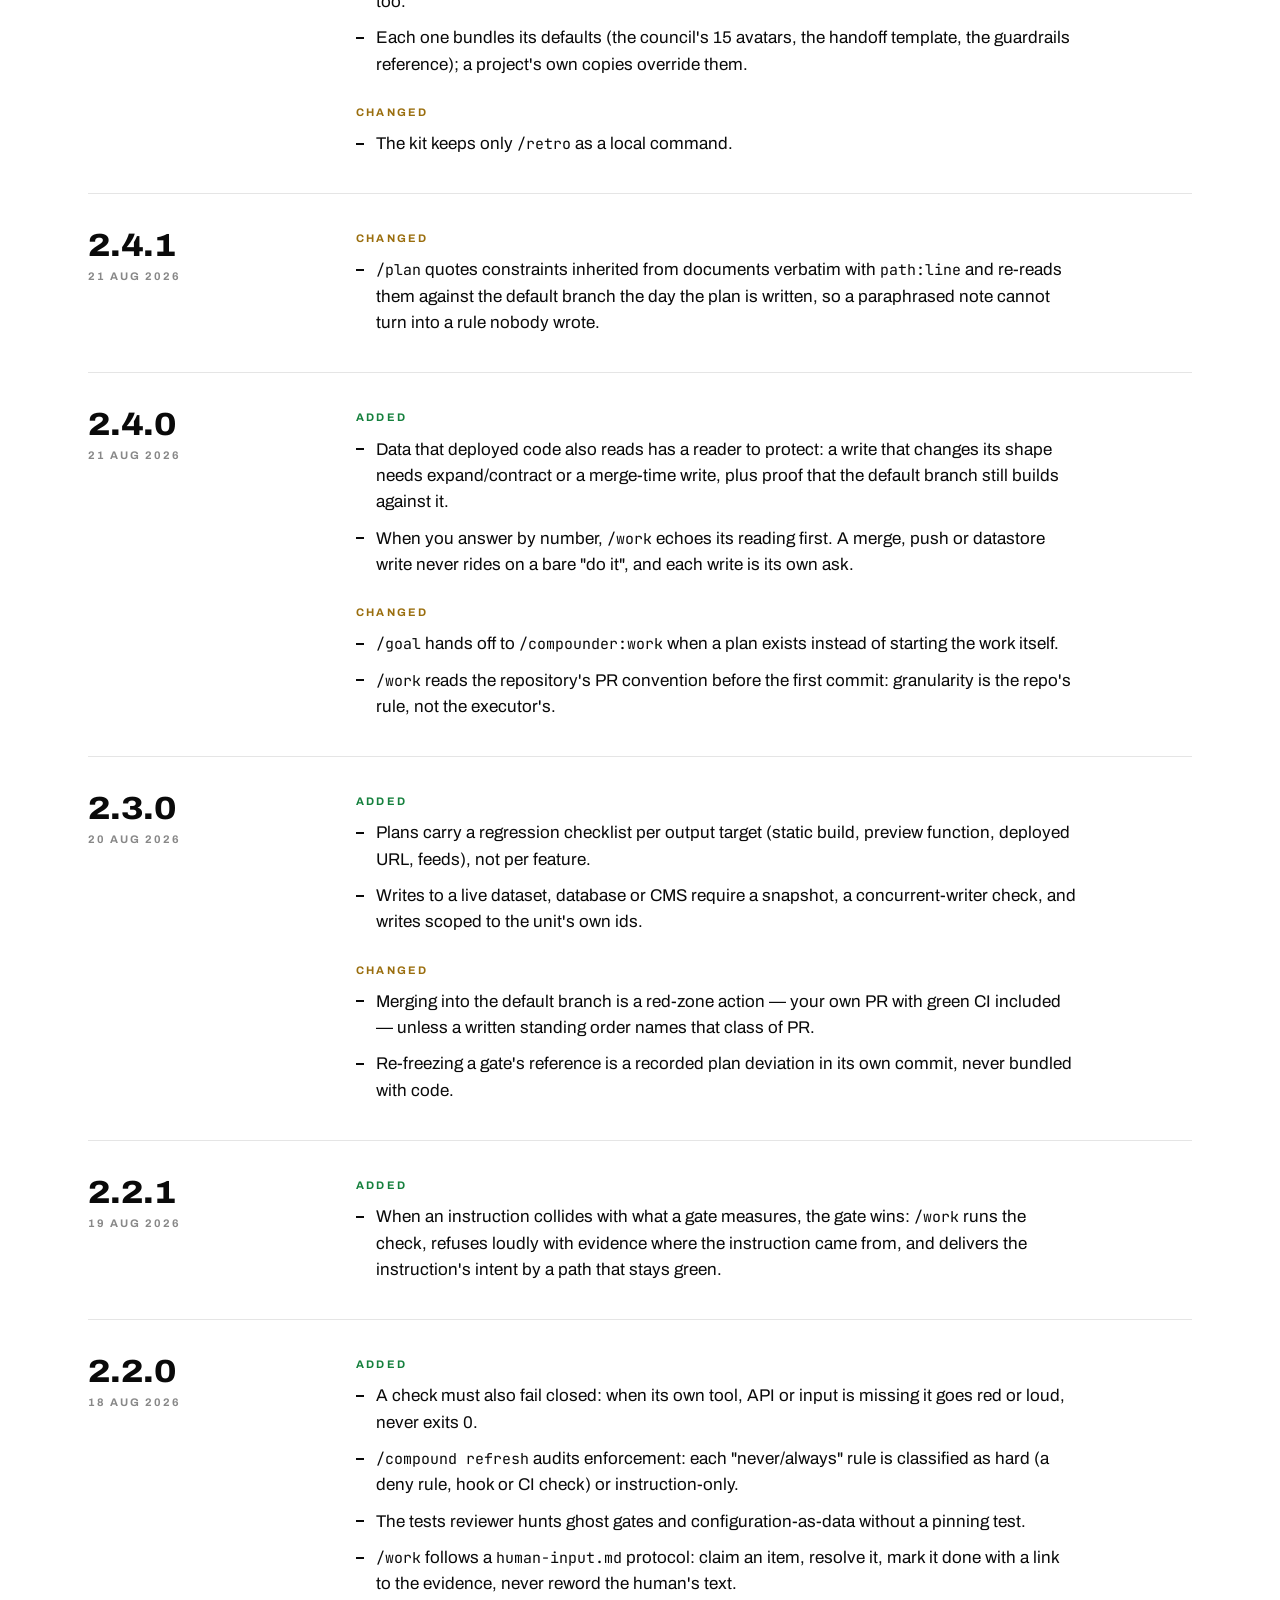
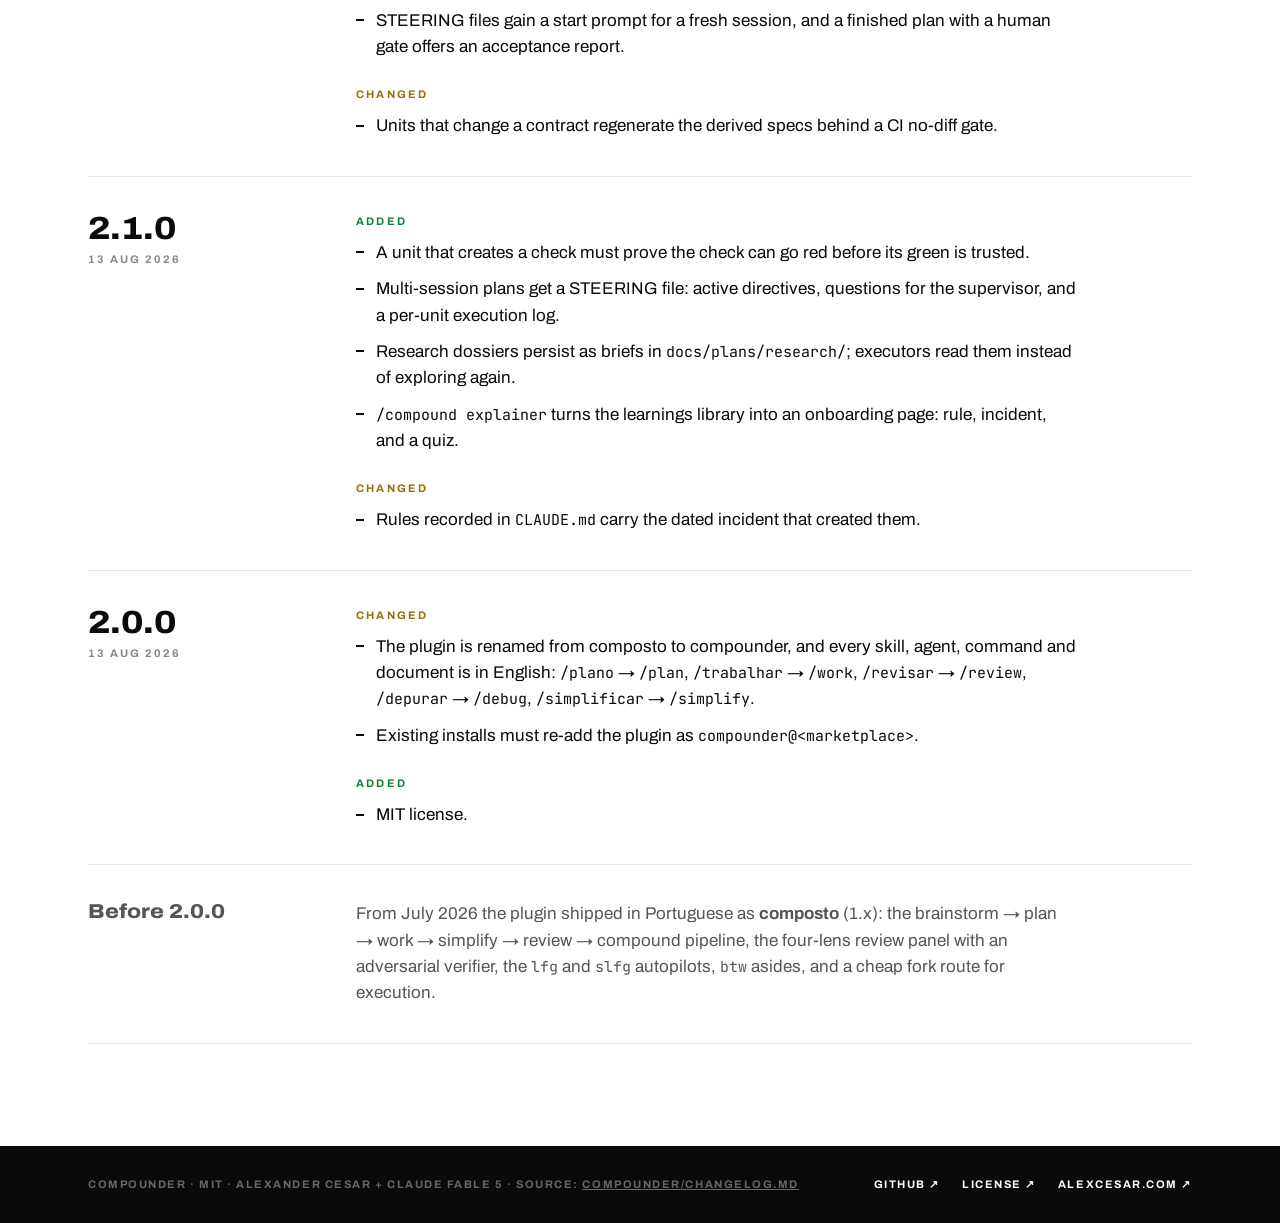
<file: site/changelog/index.html>
<!doctype html>
<html lang="en">
<head>
<meta charset="utf-8">
<meta name="viewport" content="width=device-width, initial-scale=1">
<title>compounder changelog</title>
<meta name="description" content="What changed in each release of compounder, the Claude Code plugin for compound engineering with adversarial gates.">
<link rel="canonical" href="https://compounder.alexcesar.com/changelog/">
<meta property="og:type" content="website">
<meta property="og:site_name" content="compounder">
<meta property="og:title" content="compounder changelog">
<meta property="og:description" content="What changed in each release, written for the people who use it.">
<meta property="og:image" content="https://compounder.alexcesar.com/og.png">
<meta property="og:url" content="https://compounder.alexcesar.com/changelog/">
<meta name="twitter:card" content="summary_large_image">
<meta name="theme-color" content="#0a0a0a">
<link rel="icon" href="../favicon.svg" type="image/svg+xml">
<link rel="preconnect" href="https://fonts.googleapis.com">
<link rel="preconnect" href="https://fonts.gstatic.com" crossorigin>
<link href="https://fonts.googleapis.com/css2?family=Archivo:ital,wdth,wght@0,62..125,100..900;1,62..125,100..900&family=JetBrains+Mono:wght@400;600&display=swap" rel="stylesheet">
<link rel="stylesheet" href="../style.css">
<link rel="stylesheet" href="changelog.css">
</head>
<body>
<a class="skip" href="#main">Skip to content</a>

<header class="nav">
	<div class="nav__inner">
		<a class="nav__brand" href="../">
			<svg class="nav__mark" viewBox="0 0 24 24" aria-hidden="true"><rect x="3" y="3" width="3" height="18"/><rect x="18" y="3" width="3" height="18"/><path d="M8 12h8M13 9l3 3-3 3" fill="none" stroke="currentColor" stroke-width="2" stroke-linecap="round" stroke-linejoin="round"/></svg>
			compounder
		</a>
		<nav class="nav__links" aria-label="Site">
			<a href="../#pipeline">Pipeline</a>
			<a href="../#agents">Agents</a>
			<a href="./" aria-current="page">Changelog</a>
		</nav>
		<div class="nav__actions">
			<a class="nav__github" href="https://github.com/lexcesar/compounder">GitHub ↗</a>
			<a class="btn btn--small" data-mag href="../#install">Install</a>
		</div>
	</div>
</header>

<main id="main">
	<div class="cl-hero">
		<div class="cl-wrap">
			<p class="eyebrow">Changelog</p>
			<h1 class="cl-hero__title">Release by release</h1>
			<p class="cl-hero__lede">Every version of the plugin and what it changes when you use it. The newest is on top; 2.7.0 has full release notes with the before-and-after evidence.</p>
			<a class="btn btn--gold" data-mag href="2.7.0/">2.7.0 release notes →</a>
		</div>
	</div>

	<div class="cl-wrap cl-list-wrap">
		<!-- changelog:start -->
<div class="cl-intro cl-prose">
<p>What changed in each release of the compounder plugin, written for the people who use it. Versions follow <a href="https://semver.org/">Semantic Versioning</a>.</p>
</div>
<section class="cl-entry" id="v2-7-0">
	<header class="cl-entry__head"><h2 class="cl-entry__v"><a href="#v2-7-0">2.7.0</a></h2><time class="cl-entry__date" datetime="2026-10-03">3 Oct 2026</time></header>
	<div class="cl-entry__body cl-prose">
<h3 class="cl-group__k cl-group__k--added">Added</h3>
<ul>
<li><code>/compound</code> has a home for decisions: a choice that is expensive to reverse, with the alternatives it beat, goes to <code>docs/decisions/</code>, and <code>/plan</code> reads it before proposing an option the project already rejected.</li>
<li><code>/compound refresh</code> classifies each record by what it still guides — keep, update moved facts, archive, or delete — instead of only checking that cited paths exist.</li>
<li>The simplicity reviewer flags prose only the authoring session can follow: session ids, local paths, private names, &quot;rejected in review&quot;. Dated incident anchors stay.</li>
<li><code>/work</code> counts a filtered test run as evidence only after its report shows which tests were selected.</li>
<li>Guide 11 of the kit gains rules for writing model-facing text: each fact once, and measure first-turn tokens before and after a change.</li>
</ul>
<h3 class="cl-group__k cl-group__k--changed">Changed</h3>
<ul>
<li>A changed decision is never edited in place: it gets a new record that supersedes the old one, and the ADR template uses the file path as the record's id.</li>
</ul>
<p><a href="https://compounder.alexcesar.com/changelog/2.7.0/">Release notes</a></p>
	</div>
</section>
<section class="cl-entry" id="v2-6-0">
	<header class="cl-entry__head"><h2 class="cl-entry__v"><a href="#v2-6-0">2.6.0</a></h2><time class="cl-entry__date" datetime="2026-09-17">17 Sep 2026</time></header>
	<div class="cl-entry__body cl-prose">
<h3 class="cl-group__k cl-group__k--added">Added</h3>
<ul>
<li><code>scripts/dispatch-cost.py</code> reads the token usage in Claude Code transcripts and reports, per dispatch, tokens, estimated cost, and whether the subagent started fresh or as a fork of the parent's context.</li>
<li><code>scripts/count-tokens.sh</code> sizes a plan or brief with the free token-counting endpoint before you hand it to an executor.</li>
<li>The dispatch log described in <code>ROUTES.md</code> accepts optional cost fields.</li>
</ul>
	</div>
</section>
<section class="cl-entry" id="v2-5-0">
	<header class="cl-entry__head"><h2 class="cl-entry__v"><a href="#v2-5-0">2.5.0</a></h2><time class="cl-entry__date" datetime="2026-09-02">2 Sep 2026</time></header>
	<div class="cl-entry__body cl-prose">
<h3 class="cl-group__k cl-group__k--added">Added</h3>
<ul>
<li><code>/compounder:goal</code>, <code>/compounder:handoff</code>, <code>/compounder:guardrails</code> and <code>/compounder:council</code> ship inside the plugin, so projects that install only the plugin get them too.</li>
<li>Each one bundles its defaults (the council's 15 avatars, the handoff template, the guardrails reference); a project's own copies override them.</li>
</ul>
<h3 class="cl-group__k cl-group__k--changed">Changed</h3>
<ul>
<li>The kit keeps only <code>/retro</code> as a local command.</li>
</ul>
	</div>
</section>
<section class="cl-entry" id="v2-4-1">
	<header class="cl-entry__head"><h2 class="cl-entry__v"><a href="#v2-4-1">2.4.1</a></h2><time class="cl-entry__date" datetime="2026-08-21">21 Aug 2026</time></header>
	<div class="cl-entry__body cl-prose">
<h3 class="cl-group__k cl-group__k--changed">Changed</h3>
<ul>
<li><code>/plan</code> quotes constraints inherited from documents verbatim with <code>path:line</code> and re-reads them against the default branch the day the plan is written, so a paraphrased note cannot turn into a rule nobody wrote.</li>
</ul>
	</div>
</section>
<section class="cl-entry" id="v2-4-0">
	<header class="cl-entry__head"><h2 class="cl-entry__v"><a href="#v2-4-0">2.4.0</a></h2><time class="cl-entry__date" datetime="2026-08-21">21 Aug 2026</time></header>
	<div class="cl-entry__body cl-prose">
<h3 class="cl-group__k cl-group__k--added">Added</h3>
<ul>
<li>Data that deployed code also reads has a reader to protect: a write that changes its shape needs expand/contract or a merge-time write, plus proof that the default branch still builds against it.</li>
<li>When you answer by number, <code>/work</code> echoes its reading first. A merge, push or datastore write never rides on a bare &quot;do it&quot;, and each write is its own ask.</li>
</ul>
<h3 class="cl-group__k cl-group__k--changed">Changed</h3>
<ul>
<li><code>/goal</code> hands off to <code>/compounder:work</code> when a plan exists instead of starting the work itself.</li>
<li><code>/work</code> reads the repository's PR convention before the first commit: granularity is the repo's rule, not the executor's.</li>
</ul>
	</div>
</section>
<section class="cl-entry" id="v2-3-0">
	<header class="cl-entry__head"><h2 class="cl-entry__v"><a href="#v2-3-0">2.3.0</a></h2><time class="cl-entry__date" datetime="2026-08-20">20 Aug 2026</time></header>
	<div class="cl-entry__body cl-prose">
<h3 class="cl-group__k cl-group__k--added">Added</h3>
<ul>
<li>Plans carry a regression checklist per output target (static build, preview function, deployed URL, feeds), not per feature.</li>
<li>Writes to a live dataset, database or CMS require a snapshot, a concurrent-writer check, and writes scoped to the unit's own ids.</li>
</ul>
<h3 class="cl-group__k cl-group__k--changed">Changed</h3>
<ul>
<li>Merging into the default branch is a red-zone action — your own PR with green CI included — unless a written standing order names that class of PR.</li>
<li>Re-freezing a gate's reference is a recorded plan deviation in its own commit, never bundled with code.</li>
</ul>
	</div>
</section>
<section class="cl-entry" id="v2-2-1">
	<header class="cl-entry__head"><h2 class="cl-entry__v"><a href="#v2-2-1">2.2.1</a></h2><time class="cl-entry__date" datetime="2026-08-19">19 Aug 2026</time></header>
	<div class="cl-entry__body cl-prose">
<h3 class="cl-group__k cl-group__k--added">Added</h3>
<ul>
<li>When an instruction collides with what a gate measures, the gate wins: <code>/work</code> runs the check, refuses loudly with evidence where the instruction came from, and delivers the instruction's intent by a path that stays green.</li>
</ul>
	</div>
</section>
<section class="cl-entry" id="v2-2-0">
	<header class="cl-entry__head"><h2 class="cl-entry__v"><a href="#v2-2-0">2.2.0</a></h2><time class="cl-entry__date" datetime="2026-08-18">18 Aug 2026</time></header>
	<div class="cl-entry__body cl-prose">
<h3 class="cl-group__k cl-group__k--added">Added</h3>
<ul>
<li>A check must also fail closed: when its own tool, API or input is missing it goes red or loud, never exits 0.</li>
<li><code>/compound refresh</code> audits enforcement: each &quot;never/always&quot; rule is classified as hard (a deny rule, hook or CI check) or instruction-only.</li>
<li>The tests reviewer hunts ghost gates and configuration-as-data without a pinning test.</li>
<li><code>/work</code> follows a <code>human-input.md</code> protocol: claim an item, resolve it, mark it done with a link to the evidence, never reword the human's text.</li>
<li>STEERING files gain a start prompt for a fresh session, and a finished plan with a human gate offers an acceptance report.</li>
</ul>
<h3 class="cl-group__k cl-group__k--changed">Changed</h3>
<ul>
<li>Units that change a contract regenerate the derived specs behind a CI no-diff gate.</li>
</ul>
	</div>
</section>
<section class="cl-entry" id="v2-1-0">
	<header class="cl-entry__head"><h2 class="cl-entry__v"><a href="#v2-1-0">2.1.0</a></h2><time class="cl-entry__date" datetime="2026-08-13">13 Aug 2026</time></header>
	<div class="cl-entry__body cl-prose">
<h3 class="cl-group__k cl-group__k--added">Added</h3>
<ul>
<li>A unit that creates a check must prove the check can go red before its green is trusted.</li>
<li>Multi-session plans get a STEERING file: active directives, questions for the supervisor, and a per-unit execution log.</li>
<li>Research dossiers persist as briefs in <code>docs/plans/research/</code>; executors read them instead of exploring again.</li>
<li><code>/compound explainer</code> turns the learnings library into an onboarding page: rule, incident, and a quiz.</li>
</ul>
<h3 class="cl-group__k cl-group__k--changed">Changed</h3>
<ul>
<li>Rules recorded in <code>CLAUDE.md</code> carry the dated incident that created them.</li>
</ul>
	</div>
</section>
<section class="cl-entry" id="v2-0-0">
	<header class="cl-entry__head"><h2 class="cl-entry__v"><a href="#v2-0-0">2.0.0</a></h2><time class="cl-entry__date" datetime="2026-08-13">13 Aug 2026</time></header>
	<div class="cl-entry__body cl-prose">
<h3 class="cl-group__k cl-group__k--changed">Changed</h3>
<ul>
<li>The plugin is renamed from composto to compounder, and every skill, agent, command and document is in English: <code>/plano</code> → <code>/plan</code>, <code>/trabalhar</code> → <code>/work</code>, <code>/revisar</code> → <code>/review</code>, <code>/depurar</code> → <code>/debug</code>, <code>/simplificar</code> → <code>/simplify</code>.</li>
<li>Existing installs must re-add the plugin as <code>compounder@&lt;marketplace&gt;</code>.</li>
</ul>
<h3 class="cl-group__k cl-group__k--added">Added</h3>
<ul>
<li>MIT license.</li>
</ul>
	</div>
</section>
<section class="cl-entry cl-entry--origin" id="before-2-0-0">
	<header class="cl-entry__head"><h2 class="cl-entry__v">Before 2.0.0</h2></header>
	<div class="cl-entry__body cl-prose">
<p>From July 2026 the plugin shipped in Portuguese as <strong>composto</strong> (1.x): the brainstorm → plan → work → simplify → review → compound pipeline, the four-lens review panel with an adversarial verifier, the <code>lfg</code> and <code>slfg</code> autopilots, <code>btw</code> asides, and a cheap fork route for execution.</p>
	</div>
</section>
		<!-- changelog:end -->
	</div>
</main>

<footer class="footer">
	<div class="footer__inner">
		<p class="footer__line">compounder · MIT · Alexander Cesar + Claude Fable 5 · source: <a href="https://github.com/lexcesar/compounder/blob/main/compounder/CHANGELOG.md">compounder/CHANGELOG.md</a></p>
		<nav class="footer__links" aria-label="Footer">
			<a href="https://github.com/lexcesar/compounder">GitHub ↗</a>
			<a href="https://github.com/lexcesar/compounder/blob/main/LICENSE">License ↗</a>
			<a href="https://alexcesar.com">alexcesar.com ↗</a>
		</nav>
	</div>
</footer>

<div class="cur-ring" aria-hidden="true"></div>
<div class="cur-dot" aria-hidden="true"></div>

<script src="../main.js" defer></script>
</body>
</html>
</file>
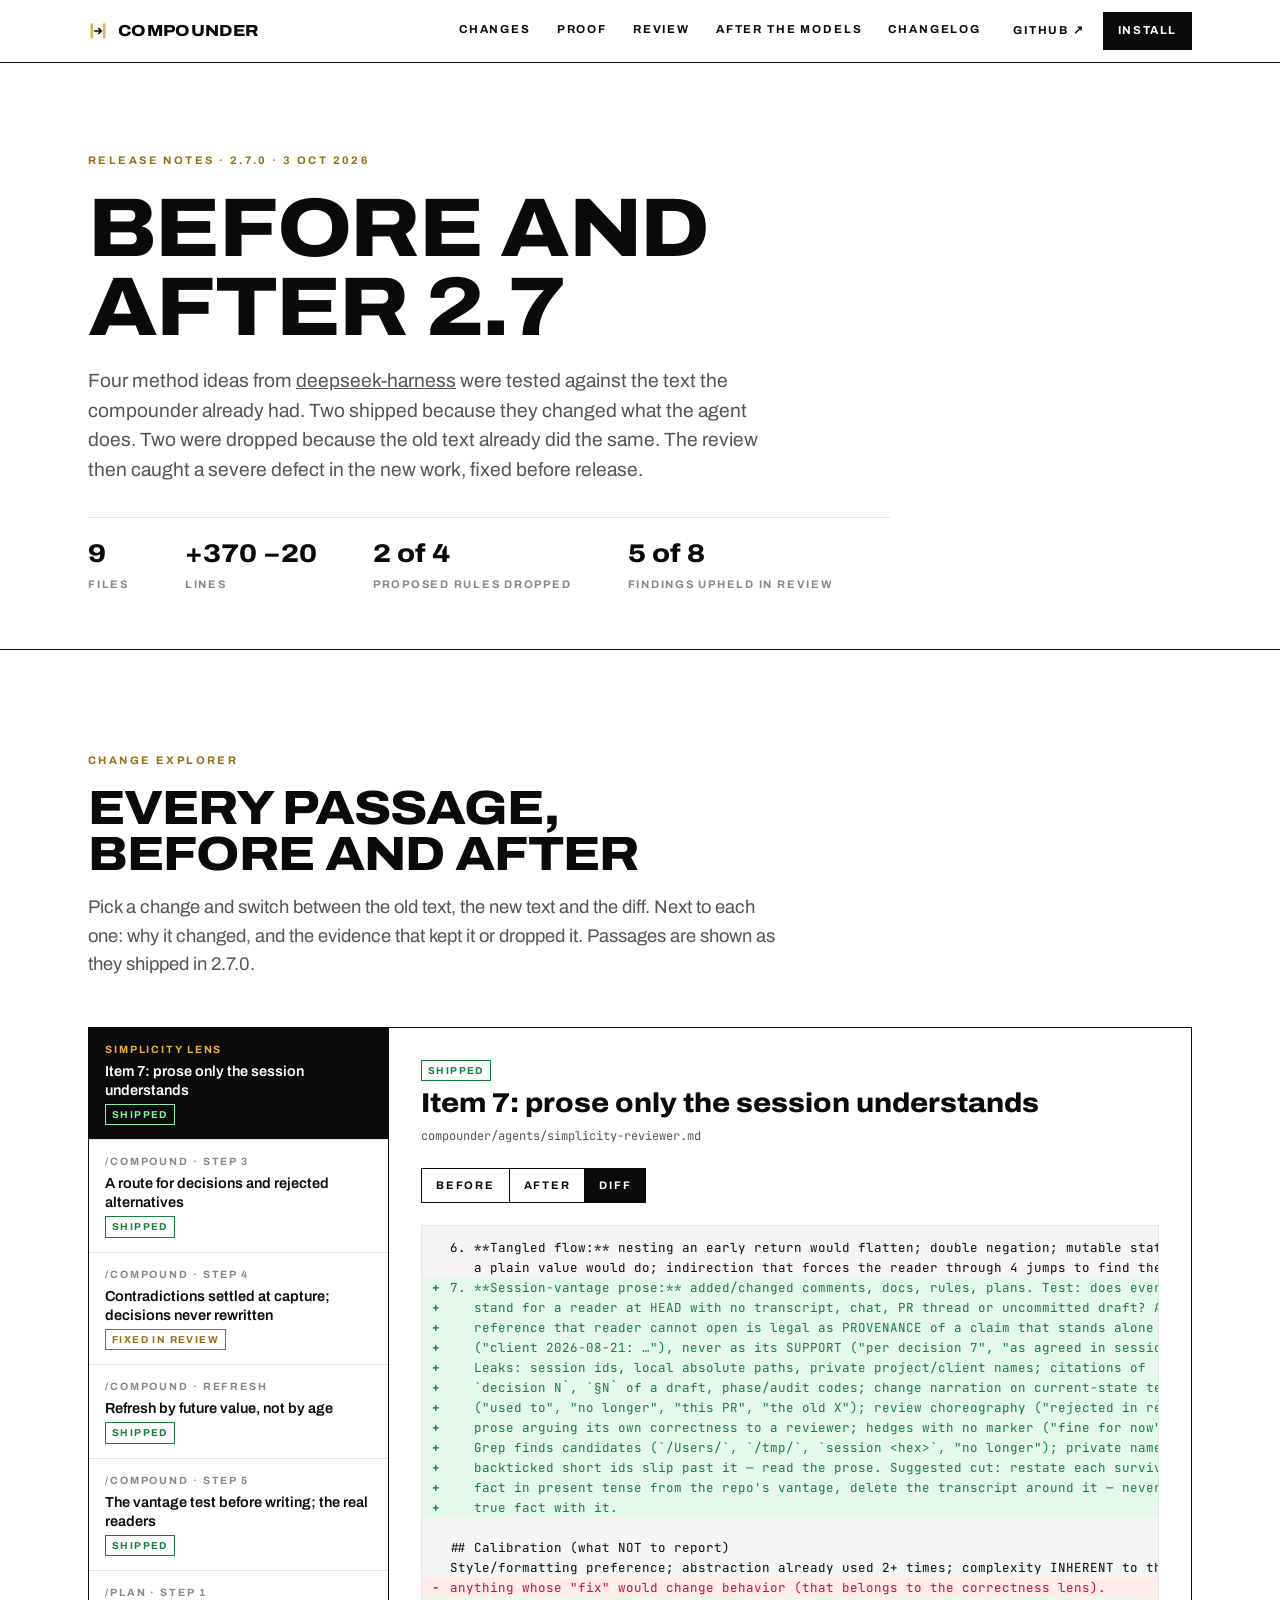
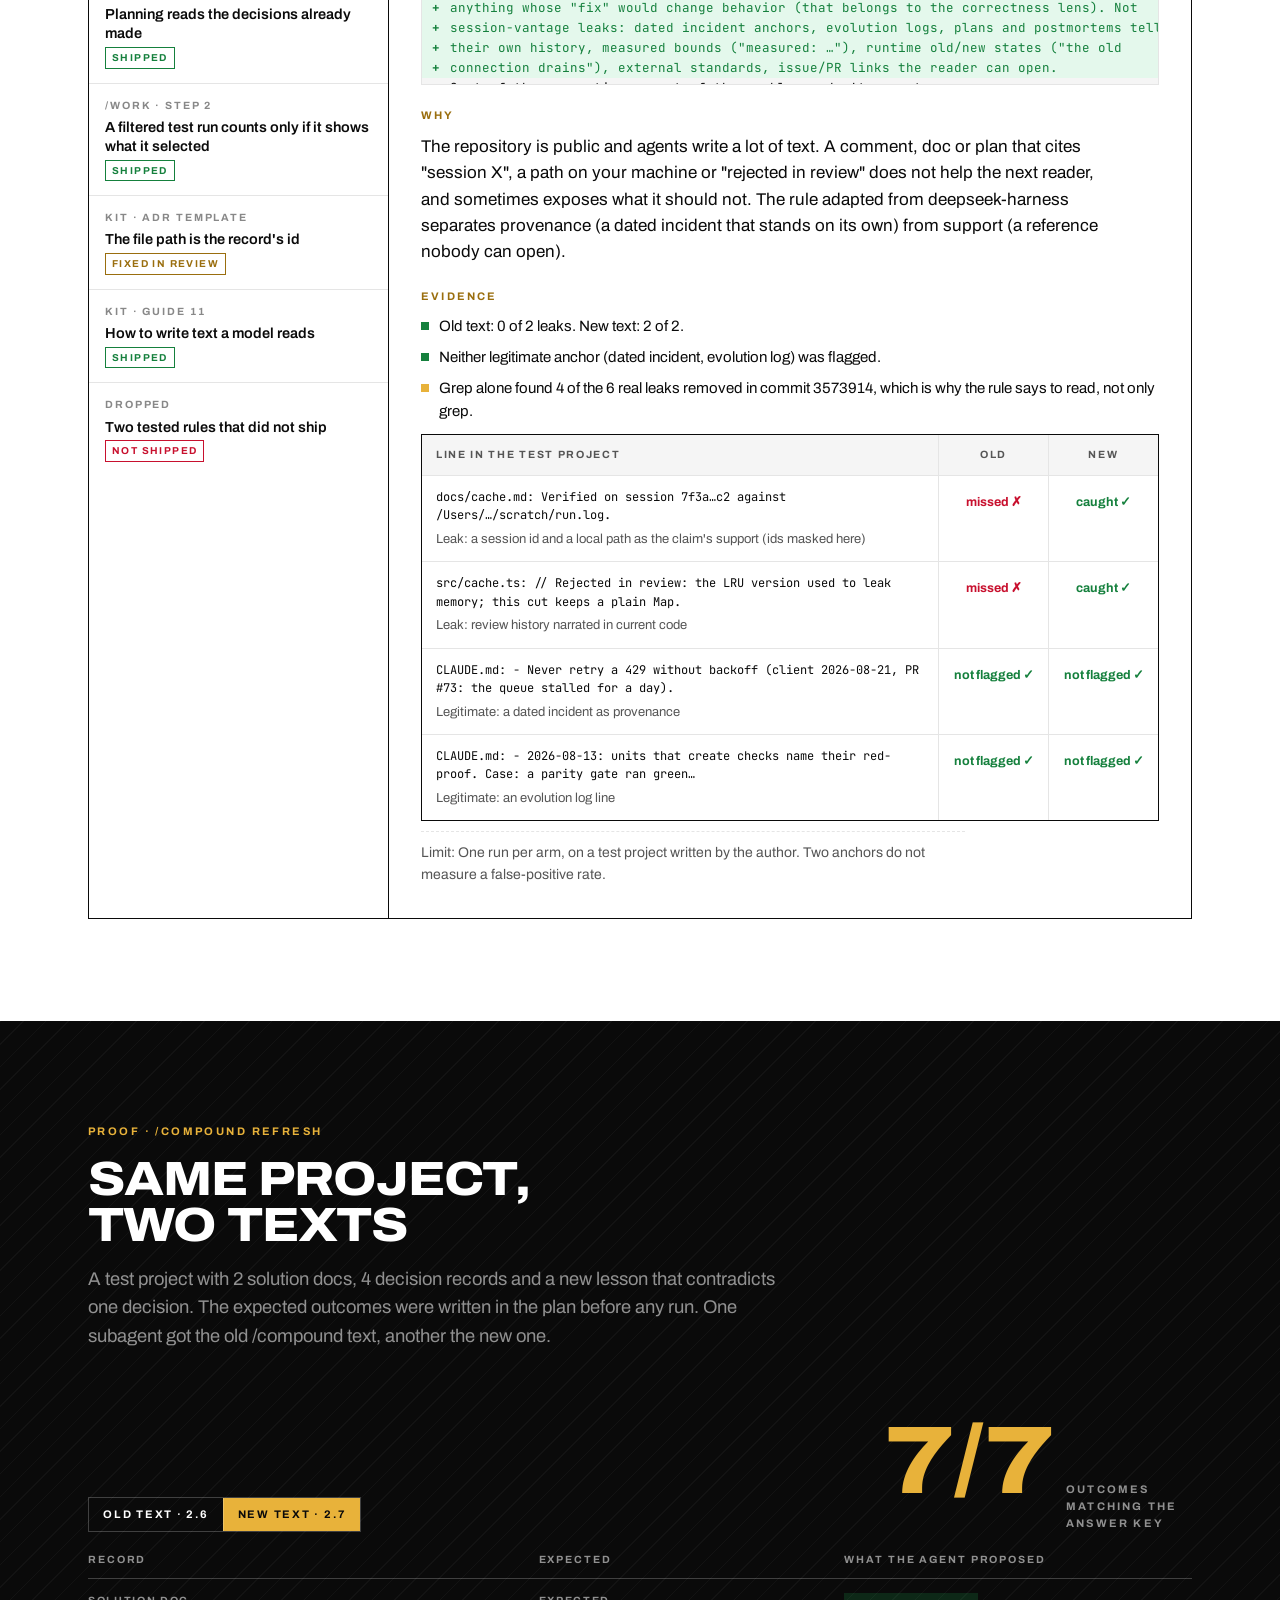
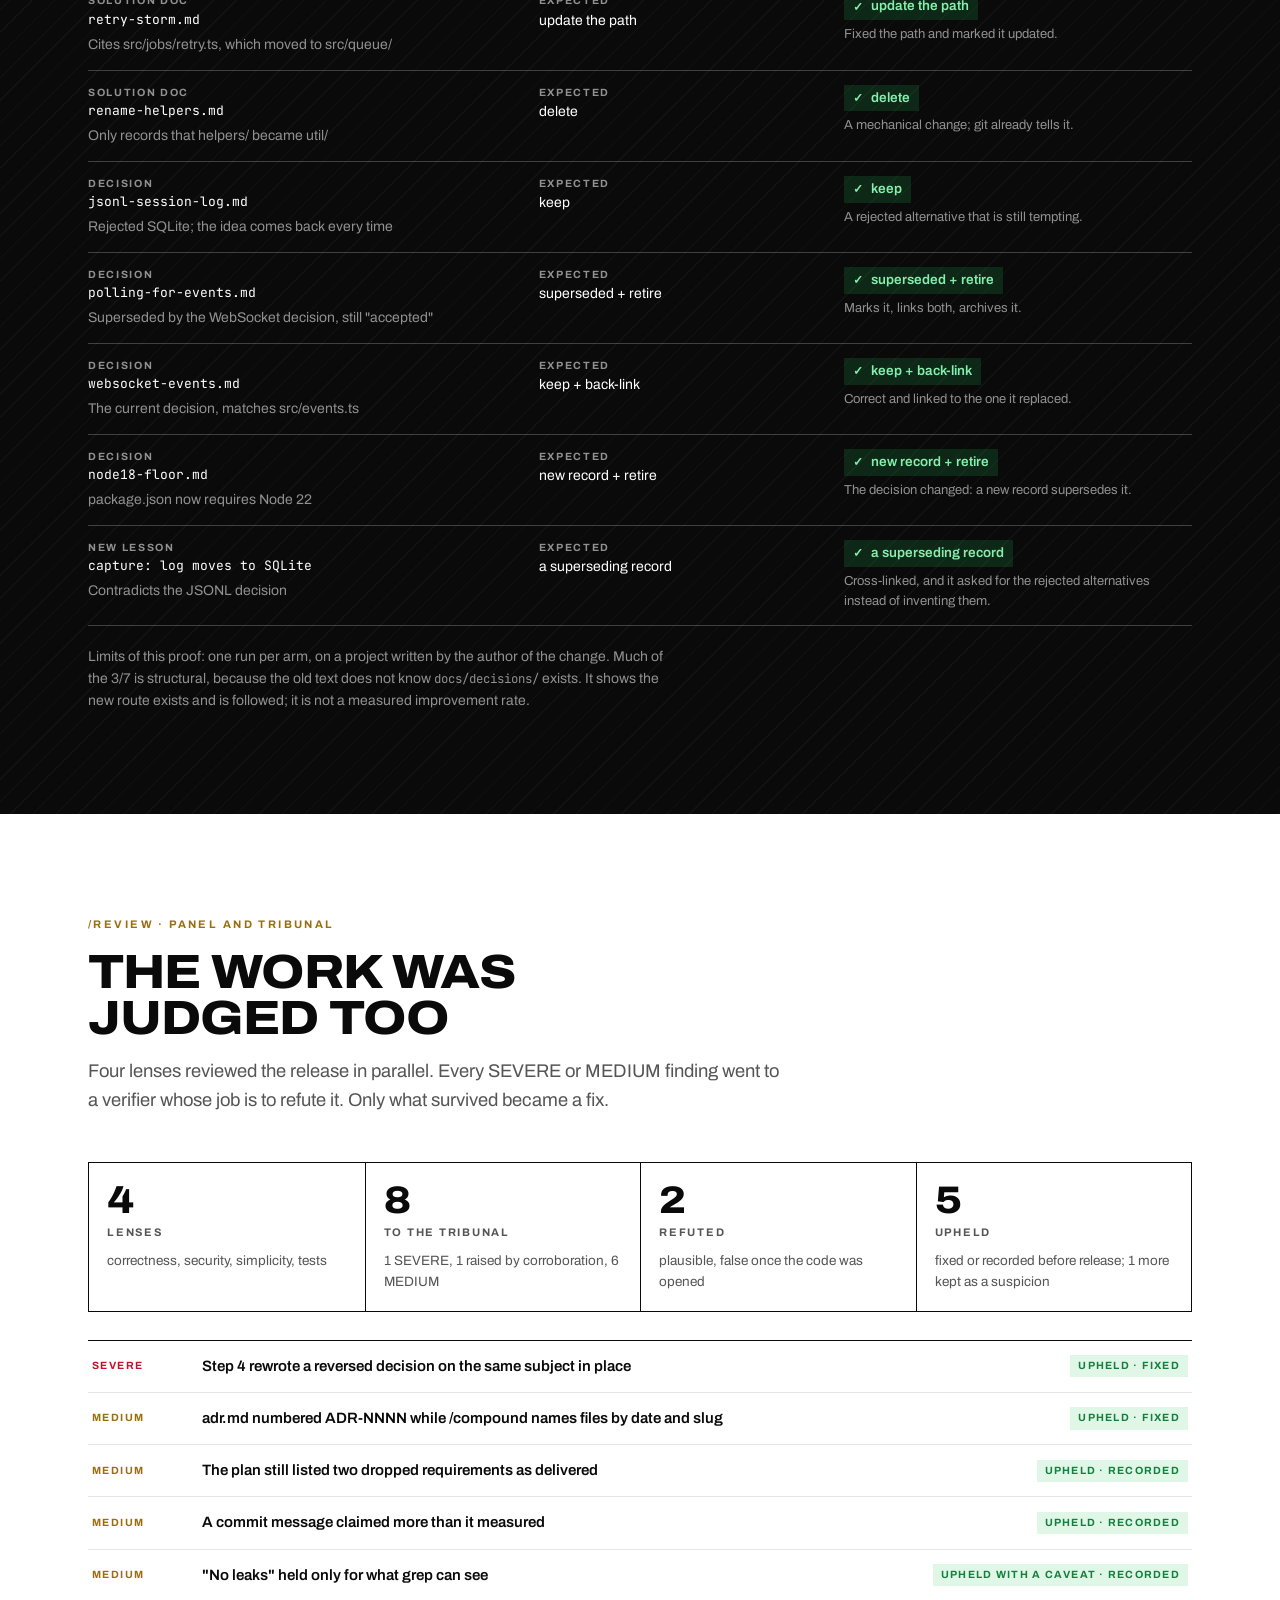
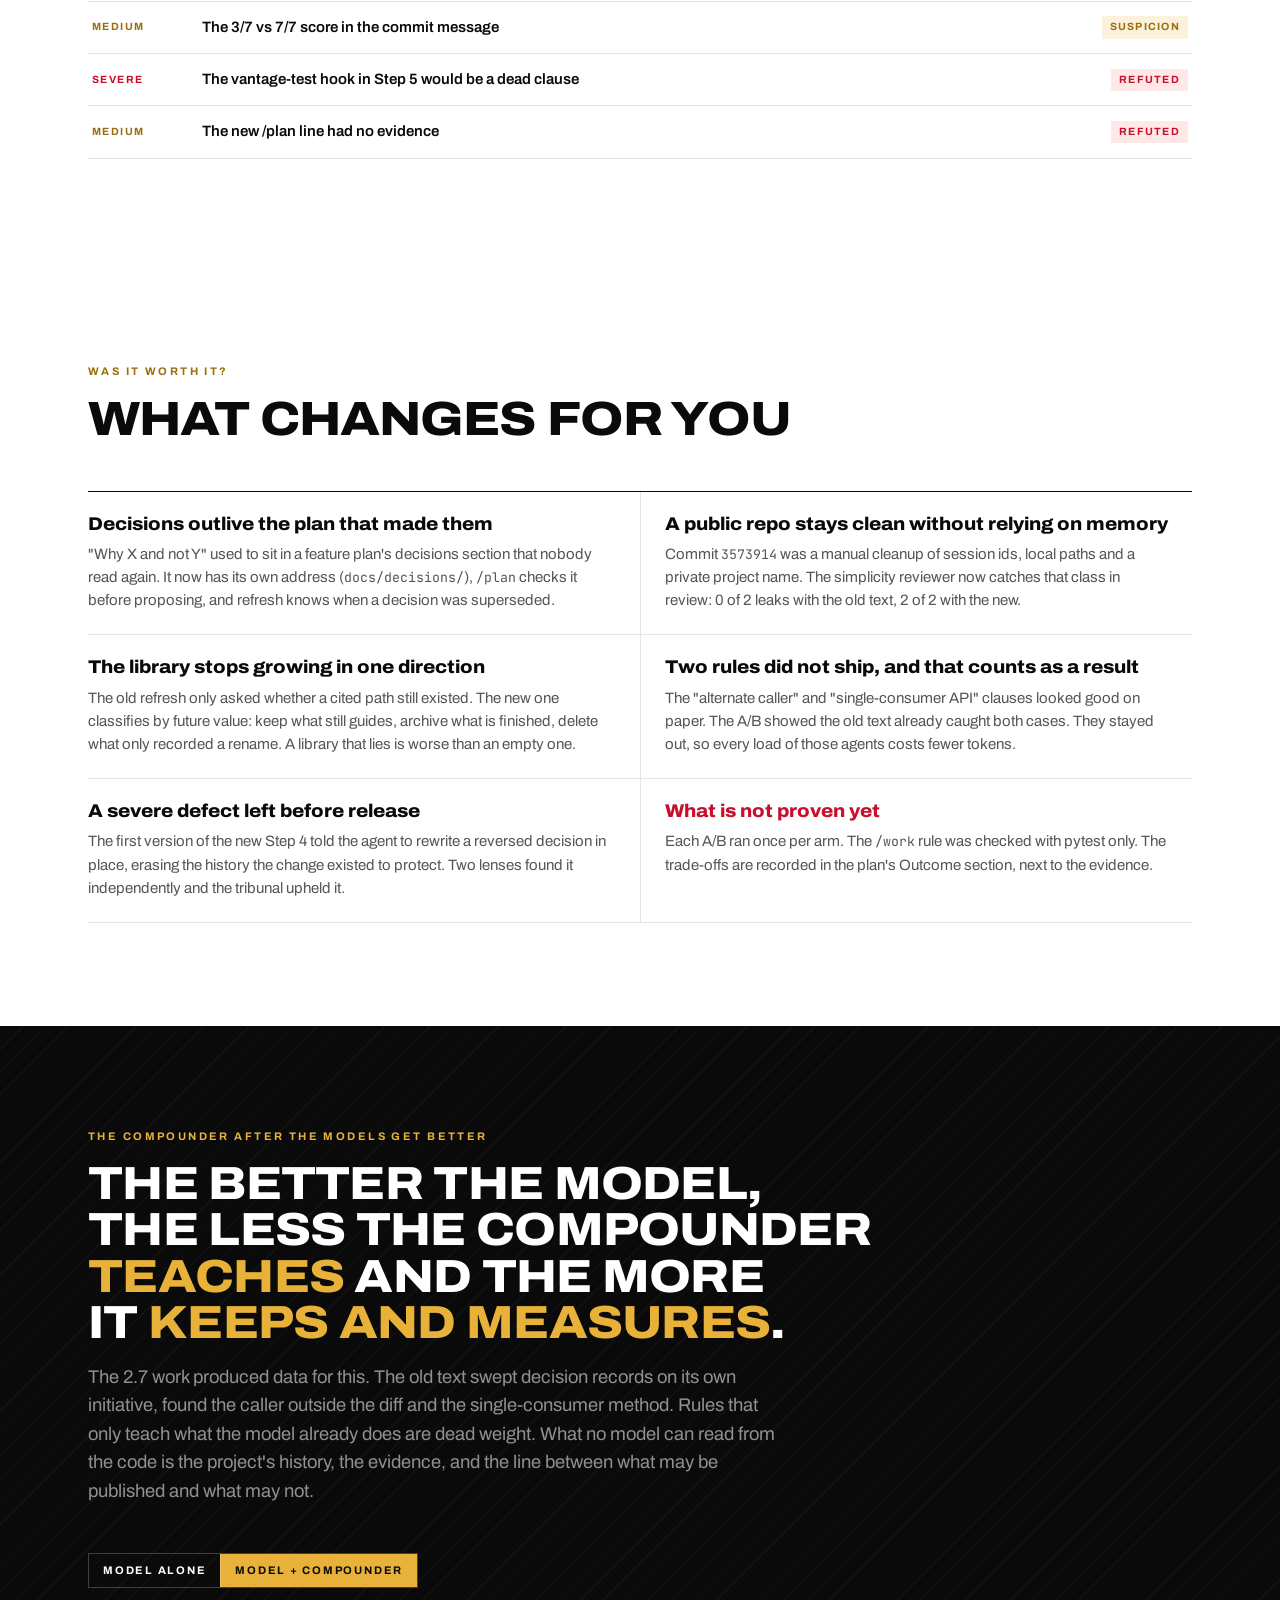
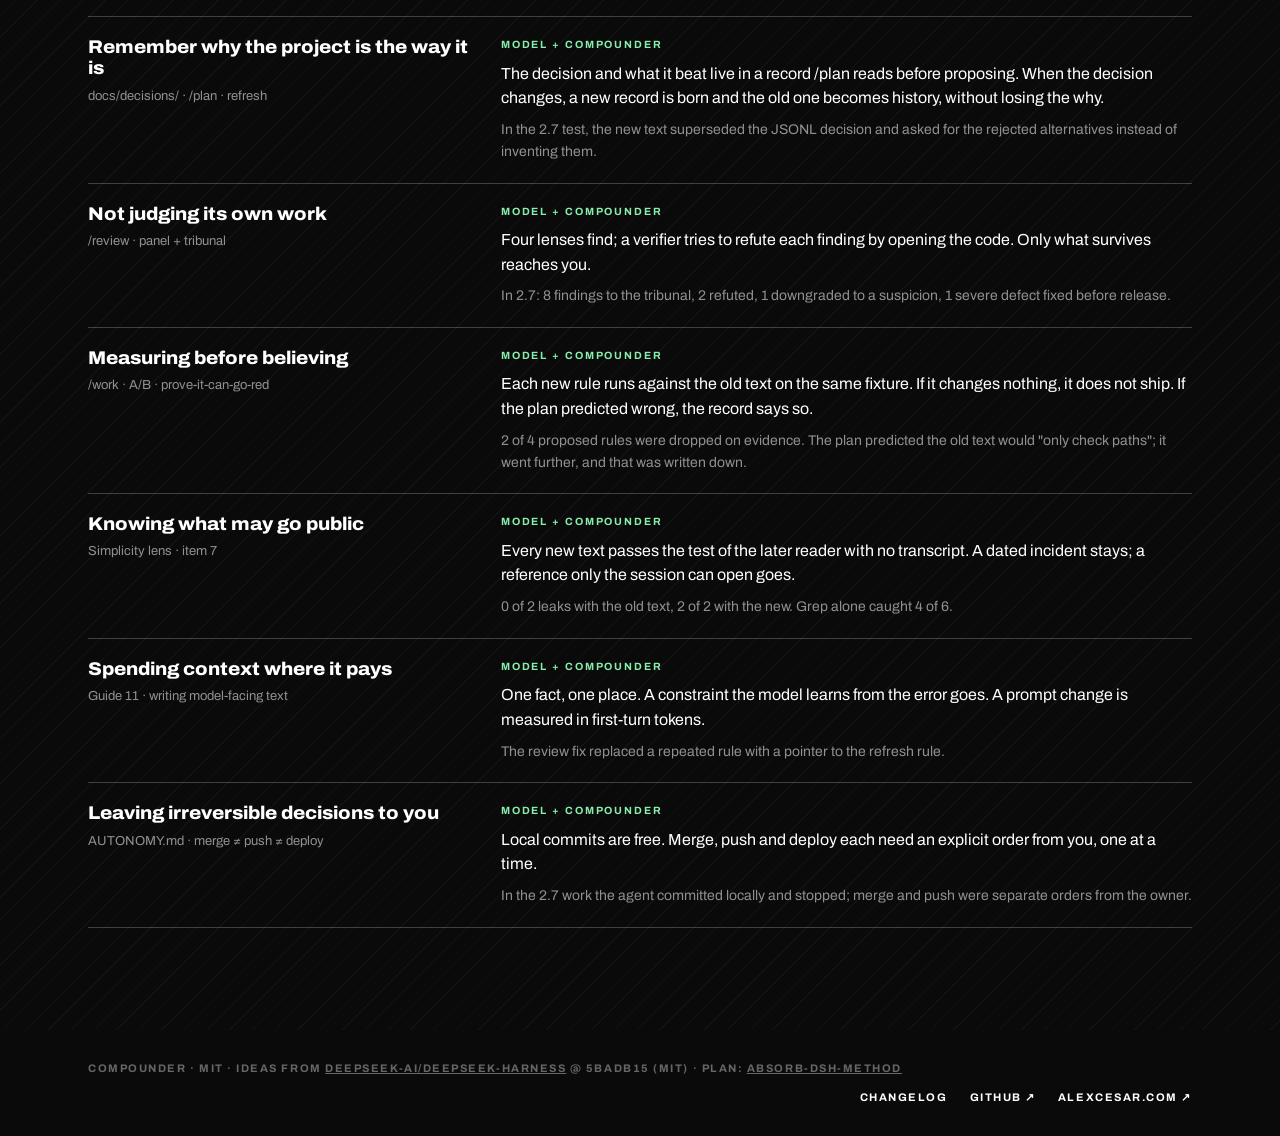
<file: site/changelog/2.7.0/index.html>
<!doctype html>
<html lang="en">
<head>
<meta charset="utf-8">
<meta name="viewport" content="width=device-width, initial-scale=1">
<title>compounder 2.7.0 release notes</title>
<meta name="description" content="compounder 2.7.0: four method ideas from deepseek-harness tested against the existing text — two shipped, two dropped on evidence, one severe defect caught in review.">
<link rel="canonical" href="https://compounder.alexcesar.com/changelog/2.7.0/">
<meta property="og:type" content="article">
<meta property="og:site_name" content="compounder">
<meta property="og:title" content="compounder 2.7.0 — before and after">
<meta property="og:description" content="Each change with its diff, its reason and the A/B evidence that kept it or dropped it.">
<meta property="og:image" content="https://compounder.alexcesar.com/og.png">
<meta property="og:url" content="https://compounder.alexcesar.com/changelog/2.7.0/">
<meta name="twitter:card" content="summary_large_image">
<meta name="theme-color" content="#0a0a0a">
<link rel="icon" href="../../favicon.svg" type="image/svg+xml">
<link rel="preconnect" href="https://fonts.googleapis.com">
<link rel="preconnect" href="https://fonts.gstatic.com" crossorigin>
<link href="https://fonts.googleapis.com/css2?family=Archivo:ital,wdth,wght@0,62..125,100..900;1,62..125,100..900&family=JetBrains+Mono:wght@400;600&display=swap" rel="stylesheet">
<link rel="stylesheet" href="../../style.css">
<link rel="stylesheet" href="../changelog.css">
<link rel="stylesheet" href="release.css">
</head>
<body>
<a class="skip" href="#main">Skip to content</a>

<header class="nav">
	<div class="nav__inner">
		<a class="nav__brand" href="../../">
			<svg class="nav__mark" viewBox="0 0 24 24" aria-hidden="true"><rect x="3" y="3" width="3" height="18"/><rect x="18" y="3" width="3" height="18"/><path d="M8 12h8M13 9l3 3-3 3" fill="none" stroke="currentColor" stroke-width="2" stroke-linecap="round" stroke-linejoin="round"/></svg>
			compounder
		</a>
		<nav class="nav__links" aria-label="Release notes">
			<a href="#changes">Changes</a>
			<a href="#proof">Proof</a>
			<a href="#review">Review</a>
			<a href="#after">After the models</a>
			<a href="../">Changelog</a>
		</nav>
		<div class="nav__actions">
			<a class="nav__github" href="https://github.com/lexcesar/compounder">GitHub ↗</a>
			<a class="btn btn--small" data-mag href="../../#install">Install</a>
		</div>
	</div>
</header>

<main id="main">
	<div class="cl-hero">
		<div class="cl-wrap">
			<p class="eyebrow">Release notes · 2.7.0 · 3 Oct 2026</p>
			<h1 class="cl-hero__title">Before and after 2.7</h1>
			<p class="cl-hero__lede">Four method ideas from <a href="https://github.com/deepseek-ai/deepseek-harness">deepseek-harness</a> were tested against the text the compounder already had. Two shipped because they changed what the agent does. Two were dropped because the old text already did the same. The review then caught a severe defect in the new work, fixed before release.</p>
			<div class="rn-facts">
				<div class="rn-fact"><span class="rn-fact__v">9</span><span class="rn-fact__k">files</span></div>
				<div class="rn-fact"><span class="rn-fact__v">+370 −20</span><span class="rn-fact__k">lines</span></div>
				<div class="rn-fact"><span class="rn-fact__v">2 of 4</span><span class="rn-fact__k">proposed rules dropped</span></div>
				<div class="rn-fact"><span class="rn-fact__v">5 of 8</span><span class="rn-fact__k">findings upheld in review</span></div>
			</div>
		</div>
	</div>

	<section id="changes" class="rn-section">
		<div class="cl-wrap">
			<div class="rn-head">
				<p class="eyebrow">Change explorer</p>
				<h2 class="rn-h2">Every passage, before and after</h2>
				<p class="rn-lede">Pick a change and switch between the old text, the new text and the diff. Next to each one: why it changed, and the evidence that kept it or dropped it. Passages are shown as they shipped in 2.7.0.</p>
			</div>
			<div class="rn-explorer">
				<div class="rn-clist" id="clist" role="tablist" aria-label="Changes"></div>
				<div class="rn-cpane" id="cpane" role="tabpanel"></div>
			</div>
		</div>
	</section>

	<section id="proof" class="rn-section rn-panel">
		<div class="cl-wrap rn-sim">
			<div class="rn-head">
				<p class="eyebrow">Proof · /compound refresh</p>
				<h2 class="rn-h2">Same project, two texts</h2>
				<p class="rn-lede">A test project with 2 solution docs, 4 decision records and a new lesson that contradicts one decision. The expected outcomes were written in the plan before any run. One subagent got the old /compound text, another the new one.</p>
			</div>
			<div class="rn-sim__top">
				<div class="rn-seg" role="group" aria-label="Skill text">
					<button type="button" id="arm-a" aria-pressed="false">Old text · 2.6</button>
					<button type="button" id="arm-b" aria-pressed="true">New text · 2.7</button>
				</div>
				<div class="rn-score" aria-live="polite">
					<span class="rn-score__n" id="score">7/7</span>
					<span class="rn-score__k">outcomes matching the answer key</span>
				</div>
			</div>
			<div>
				<div class="rn-row__head"><span>Record</span><span>Expected</span><span>What the agent proposed</span></div>
				<div class="rn-rows" id="rows"></div>
			</div>
			<p class="rn-caveat">Limits of this proof: one run per arm, on a project written by the author of the change. Much of the 3/7 is structural, because the old text does not know <code>docs/decisions/</code> exists. It shows the new route exists and is followed; it is not a measured improvement rate.</p>
		</div>
	</section>

	<section id="review" class="rn-section">
		<div class="cl-wrap">
			<div class="rn-head">
				<p class="eyebrow">/review · panel and tribunal</p>
				<h2 class="rn-h2">The work was judged too</h2>
				<p class="rn-lede">Four lenses reviewed the release in parallel. Every SEVERE or MEDIUM finding went to a verifier whose job is to refute it. Only what survived became a fix.</p>
			</div>
			<div class="rn-funnel">
				<div class="rn-stage"><span class="rn-stage__n">4</span><span class="rn-stage__k">lenses</span><span class="rn-stage__d">correctness, security, simplicity, tests</span></div>
				<div class="rn-stage"><span class="rn-stage__n">8</span><span class="rn-stage__k">to the tribunal</span><span class="rn-stage__d">1 SEVERE, 1 raised by corroboration, 6 MEDIUM</span></div>
				<div class="rn-stage"><span class="rn-stage__n">2</span><span class="rn-stage__k">refuted</span><span class="rn-stage__d">plausible, false once the code was opened</span></div>
				<div class="rn-stage"><span class="rn-stage__n">5</span><span class="rn-stage__k">upheld</span><span class="rn-stage__d">fixed or recorded before release; 1 more kept as a suspicion</span></div>
			</div>
			<div class="rn-findings" id="findings"></div>
		</div>
	</section>

	<section id="worth" class="rn-section">
		<div class="cl-wrap">
			<div class="rn-head">
				<p class="eyebrow">Was it worth it?</p>
				<h2 class="rn-h2">What changes for you</h2>
			</div>
			<div class="rn-worth">
				<div class="rn-worth__i">
					<div class="rn-worth__t">Decisions outlive the plan that made them</div>
					<p>"Why X and not Y" used to sit in a feature plan's decisions section that nobody read again. It now has its own address (<code>docs/decisions/</code>), <code>/plan</code> checks it before proposing, and refresh knows when a decision was superseded.</p>
				</div>
				<div class="rn-worth__i">
					<div class="rn-worth__t">A public repo stays clean without relying on memory</div>
					<p>Commit <code>3573914</code> was a manual cleanup of session ids, local paths and a private project name. The simplicity reviewer now catches that class in review: 0 of 2 leaks with the old text, 2 of 2 with the new.</p>
				</div>
				<div class="rn-worth__i">
					<div class="rn-worth__t">The library stops growing in one direction</div>
					<p>The old refresh only asked whether a cited path still existed. The new one classifies by future value: keep what still guides, archive what is finished, delete what only recorded a rename. A library that lies is worse than an empty one.</p>
				</div>
				<div class="rn-worth__i">
					<div class="rn-worth__t">Two rules did not ship, and that counts as a result</div>
					<p>The "alternate caller" and "single-consumer API" clauses looked good on paper. The A/B showed the old text already caught both cases. They stayed out, so every load of those agents costs fewer tokens.</p>
				</div>
				<div class="rn-worth__i">
					<div class="rn-worth__t">A severe defect left before release</div>
					<p>The first version of the new Step 4 told the agent to rewrite a reversed decision in place, erasing the history the change existed to protect. Two lenses found it independently and the tribunal upheld it.</p>
				</div>
				<div class="rn-worth__i rn-worth__i--limit">
					<div class="rn-worth__t">What is not proven yet</div>
					<p>Each A/B ran once per arm. The <code>/work</code> rule was checked with pytest only. The trade-offs are recorded in the plan's Outcome section, next to the evidence.</p>
				</div>
			</div>
		</div>
	</section>

	<section id="after" class="rn-section rn-panel">
		<div class="cl-wrap">
			<div class="rn-head">
				<p class="eyebrow">The compounder after the models get better</p>
				<p class="rn-thesis">The better the model, the less the compounder <em>teaches</em> and the more it <em>keeps and measures</em>.</p>
				<p class="rn-lede">The 2.7 work produced data for this. The old text swept decision records on its own initiative, found the caller outside the diff and the single-consumer method. Rules that only teach what the model already does are dead weight. What no model can read from the code is the project's history, the evidence, and the line between what may be published and what may not.</p>
			</div>
			<div class="rn-seg" role="group" aria-label="Comparison">
				<button type="button" id="cap-solo" aria-pressed="false">Model alone</button>
				<button type="button" id="cap-with" aria-pressed="true">Model + compounder</button>
			</div>
			<div class="rn-caps" id="caps"></div>
		</div>
	</section>
</main>

<footer class="footer">
	<div class="footer__inner">
		<p class="footer__line">compounder · MIT · ideas from <a href="https://github.com/deepseek-ai/deepseek-harness">deepseek-ai/deepseek-harness</a> @ 5badb15 (MIT) · plan: <a href="https://github.com/lexcesar/compounder/blob/main/docs/plans/2026-10-03-absorb-dsh-method-plan.md">absorb-dsh-method</a></p>
		<nav class="footer__links" aria-label="Footer">
			<a href="../">Changelog</a>
			<a href="https://github.com/lexcesar/compounder">GitHub ↗</a>
			<a href="https://alexcesar.com">alexcesar.com ↗</a>
		</nav>
	</div>
</footer>

<div class="cur-ring" aria-hidden="true"></div>
<div class="cur-dot" aria-hidden="true"></div>

<script type="text/plain" id="d-lens">
 6. **Tangled flow:** nesting an early return would flatten; double negation; mutable state where
    a plain value would do; indirection that forces the reader through 4 jumps to find the logic.
+7. **Session-vantage prose:** added/changed comments, docs, rules, plans. Test: does every claim
+   stand for a reader at HEAD with no transcript, chat, PR thread or uncommitted draft? A
+   reference that reader cannot open is legal as PROVENANCE of a claim that stands alone
+   ("client 2026-08-21: …"), never as its SUPPORT ("per decision 7", "as agreed in session X").
+   Leaks: session ids, local absolute paths, private project/client names; citations of
+   `decision N`, `§N` of a draft, phase/audit codes; change narration on current-state text
+   ("used to", "no longer", "this PR", "the old X"); review choreography ("rejected in review");
+   prose arguing its own correctness to a reviewer; hedges with no marker ("fine for now").
+   Grep finds candidates (`/Users/`, `/tmp/`, `session <hex>`, "no longer"); private names and
+   backticked short ids slip past it — read the prose. Suggested cut: restate each surviving
+   fact in present tense from the repo's vantage, delete the transcript around it — never a
+   true fact with it.

 ## Calibration (what NOT to report)
 Style/formatting preference; abstraction already used 2+ times; complexity INHERENT to the domain;
-anything whose "fix" would change behavior (that belongs to the correctness lens).
+anything whose "fix" would change behavior (that belongs to the correctness lens). Not
+session-vantage leaks: dated incident anchors, evolution logs, plans and postmortems telling
+their own history, measured bounds ("measured: …"), runtime old/new states ("the old
+connection drains"), external standards, issue/PR links the reader can open.
 Cost of the suggestion > cost of the problem → don't report.
</script>

<script type="text/plain" id="d-route">
 | User preference/style | Memory (`memory/` + index) | Distilled rule + Why + How to apply |
 | Domain term with local meaning | `CONCEPTS.md` (create it if missing) | Term + definition in 1–3 sentences |
+| Decision expensive to reverse, or one that will raise "why did we do it this way?" in 6 months — with the alternatives it beat | `docs/decisions/YYYY-MM-DD-<slug>.md` | The project's `docs/templates/adr.md` if it exists; else `# <decision>`, `Status: accepted \| superseded by <link>`, then Problem / Decision / Rejected alternatives / Consequences |
 | Repeatable multi-step procedure | Patch to an existing skill/command, or proposal for a new one | Proposed diff |
</script>

<script type="text/plain" id="d-step4">
 ## Step 4 — Anti-duplicate (before writing)
-Grep `docs/solutions/` for the lesson's terms. A doc on the subject already exists → UPDATE it
-(and note `updated: YYYY-MM-DD`). Duplicates diverge and start lying.
+Grep `docs/solutions/` and `docs/decisions/` for the lesson's terms. A doc on the subject
+already exists → UPDATE it (and note `updated: YYYY-MM-DD`) — unless it is a decision record
+whose decision changed: that gets a new superseding record (refresh's `update` rule).
+Duplicates diverge and start lying.
+The new lesson contradicts or partly supersedes a record on another subject → settle it in this
+same pass: retire the old one, or cross-link both and correct the facts that changed. Never
+leave the contradiction for `refresh` to find.
</script>

<script type="text/plain" id="d-refresh">
 ## `refresh` mode (input = "refresh")
-Sweep `docs/solutions/**/*.md`: for each doc, do the cited paths/symbols still exist
-(quick grep)? Is the solution still how the project does it? → Propose per doc: keep / update
-(diff) / retire (move to `docs/solutions/archive/` with a reason note). Apply after ok.
-A library that lies is worse than an empty one.
+Sweep `docs/solutions/**/*.md` and `docs/decisions/**/*.md`, skipping `archive/`: for each
+record, do the cited paths/symbols still exist (quick grep)? Is it still how the project does
+it? Then classify by FUTURE value — never by age or size:
+- **keep** while it still guides a change: a rejected alternative that remains tempting, a
+  negative guarantee ("X must never…"), an ownership boundary, a reintroduction condition;
+- **update** what changed — in a decision record only facts that moved (paths, names, keys),
+  never the decision itself: a changed decision is a new record that supersedes the old one,
+  both cross-linked;
+- **retire** (move to `<dir>/archive/` with a reason note) when complete and no longer guiding;
+  an archived record is history, never cited as a current rule;
+- **delete** when it only recorded a mechanical change (rename, move, formatting).
+Propose per record, apply after ok. A library that lies is worse than an empty one.
</script>

<script type="text/plain" id="d-step5">
 ## Step 5 — Close the loop
 1. Show: lesson → address → proposed text. Apply what's approved (rules that constrain only
-   you: apply directly and announce).
+   you: apply directly and announce). Before showing, run the session-vantage test
+   (`${CLAUDE_PLUGIN_ROOT}/agents/simplicity-reviewer.md`, item 7) on the proposed text: the
+   record outlives this session, and a reader without its transcript must be able to use it.
 2. Compounding only compounds if it gets READ: confirm the consumers exist — this plugin's
-   `/brainstorm`, `/plan`, and `/debug` already grep `docs/solutions/` and `CONCEPTS.md`. If the
-   project's CLAUDE.md doesn't yet mention `docs/solutions/`, propose the discovery line:
-   "Before investigating an error or planning in a new area: grep `docs/solutions/` (solution
-   library) and check `CONCEPTS.md` (vocabulary)."
+   `/brainstorm`, `/plan` and the `researcher` agent grep `docs/solutions/` and `CONCEPTS.md`;
+   `/plan` and `researcher` also read `docs/decisions/`. If the project's CLAUDE.md doesn't yet
+   mention `docs/solutions/`, propose the discovery line: "Before investigating an error or
+   planning in a new area: grep `docs/solutions/` (solution library) and `docs/decisions/`
+   (why things are the way they are), and check `CONCEPTS.md` (vocabulary)."
</script>

<script type="text/plain" id="d-plan">
 3. What already exists worth reusing? (a utility, a pattern, a model test to imitate)
-4. Institutional memory: grep `docs/solutions/` for terms from the area; `CONCEPTS.md` for vocabulary.
+4. Institutional memory: grep `docs/solutions/` for terms from the area; `CONCEPTS.md` for vocabulary;
+   `docs/decisions/` for a recorded decision or rejected alternative your option would reopen.
 5. **External knowledge:** an option that introduces an attribute/API/lib the repo has never used →
</script>

<script type="text/plain" id="d-work">
   never exit 0. A gate that skips silently when its dependency vanishes is a ghost gate.
+- **A run narrowed by file or name filter is evidence only after its report shows the expected
+  tests were selected.** Read the count, not the exit code: a filter that matches nothing, or
+  one the runner silently ignores so the whole suite runs, is not focused evidence.
 - **A gate goes RED and the verdict is "the reference is stale, not the code" → re-freezing is
</script>

<script type="text/plain" id="d-adr">
-# ADR-NNNN: <decision in 1 sentence>
-Date: YYYY-MM-DD | Status: proposed | accepted | superseded by ADR-NNNN
+# <decision in 1 sentence>
+Date: YYYY-MM-DD | Status: proposed | accepted | superseded by <link to the newer record's file>
 Deciders: <who made the call — human(s); the model proposes, it doesn't decide>
 …
 <!-- Rule: an ADR is written when the decision is expensive to reverse or will generate "why did
-     we do it this way?" in 6 months. A trivial decision doesn't become an ADR. ADRs are never
-     edited after acceptance: decision changed → new ADR superseding this one. -->
+     we do it this way?" in 6 months. A trivial decision doesn't become an ADR. The decision is
+     never edited after acceptance: decision changed → new ADR superseding this one, both
+     cross-linked. Facts that moved (paths, names, keys) ARE updated in place — a record with
+     dead references lies. Save as `docs/decisions/YYYY-MM-DD-<slug>.md`; the file path is the
+     record's id in every cross-link. -->
</script>

<script type="text/plain" id="d-guide">
 ## Structural patterns worth imitating
 …
+## Writing model-facing text
+Skills, agent prompts, tool descriptions and their parameters are read by a model on every
+load, so each sentence costs tokens on every run. Law 12 sets the loading order (short always,
+heavy on demand); these rules set what goes in the text. Adapted from deepseek-harness's
+`agent-experience` skill.
+- **Say each fact once.** Not in the tool description AND its system-prompt section, not in a
+  parameter description AND the tool description, not in two skills. The second copy drifts.
+- **Delete constraints the model learns from the result.** "A missing file fails to read" costs
+  tokens and teaches nothing the first error message would not.
+- **Describe behavior, not implementation.** What it does and returns; not the internal
+  mechanism, not the enforcement details.
+- **Put parameter rules on the parameter.** Defaults, ranges, pairing, when-to-set. A
+  description that changes with configuration usually means the varying part is a parameter.
+- **Bound the outputs.** Return a summary plus an id or path to fetch more; mark truncation
+  explicitly. Include a little adjacent context when the next step almost always needs it.
+- **Keep critical constraints before the action they govern.** Permissions, destructive
+  effects and required validation sit where the model reads them before acting.
+- **Count total work, not prompt size.** Trimming context pays only if it causes no extra
+  searches, re-reads or mistakes. Measure first-turn input tokens before and after a change
+  (a token-counting endpoint, or the `usage` block of a transcript) — a guess is not a saving.

 ## Relation to the rest of the kit
</script>

<script type="text/plain" id="d-dropped">
 3. **Authorization:** does the new endpoint/action check WHO is allowed? Enumerable IDs without
    an owner check (IDOR)? Role checked on the client but not the server?
~   Follow each denial to the operation it protects, then list that operation's OTHER callers
~   (script, job, CLI, internal call, another route) — a check on one path guards nothing on
~   the others.                                    ← tested in the A/B, not shipped (security-reviewer)
 …
 5. **API bigger than its use (USED symbol, surface too wide):** … Distinct from item 3: here the
    symbol has a consumer — the excess is the surface, not the existence.
~   A new public member on a SHARED module (service, registry, util) whose only caller is one
~   consumer belongs to that consumer.              ← tested in the A/B, not shipped (simplicity-reviewer)
</script>

<script>
(function () {
	var CHANGES = [
		{ id: 'lens', area: 'Simplicity lens', title: 'Item 7: prose only the session understands', file: 'compounder/agents/simplicity-reviewer.md', kind: 'added', diff: 'd-lens',
			why: 'The repository is public and agents write a lot of text. A comment, doc or plan that cites "session X", a path on your machine or "rejected in review" does not help the next reader, and sometimes exposes what it should not. The rule adapted from deepseek-harness separates provenance (a dated incident that stands on its own) from support (a reference nobody can open).',
			ev: [['ok', 'Old text: 0 of 2 leaks. New text: 2 of 2.'], ['ok', 'Neither legitimate anchor (dated incident, evolution log) was flagged.'], ['mid', 'Grep alone found 4 of the 6 real leaks removed in commit 3573914, which is why the rule says to read, not only grep.']],
			limit: 'One run per arm, on a test project written by the author. Two anchors do not measure a false-positive rate.', fixture: true },
		{ id: 'route', area: '/compound · Step 3', title: 'A route for decisions and rejected alternatives', file: 'compounder/skills/compound/SKILL.md', kind: 'added', diff: 'd-route',
			why: '"Why we did it this way" is not in the code and cannot be derived from it. The kit had an ADR template no skill pointed to. Decisions that are expensive to reverse now have an address, a format and a reader: /plan checks them before proposing.',
			ev: [['ok', 'In the capture test, the new text created the record that supersedes the old decision, cross-linked. The old text created no decision record.'], ['ok', 'docs/templates/adr.md got its first real consumer.']],
			limit: 'The new text created a decision record and a solution doc for one lesson. Worth watching for ceremony.' },
		{ id: 'step4', area: '/compound · Step 4', title: 'Contradictions settled at capture; decisions never rewritten', file: 'compounder/skills/compound/SKILL.md', kind: 'fixed', diff: 'd-step4',
			why: 'When a new lesson contradicts an older record, the moment to settle it is at capture, not months later in refresh. The first version of this change had a severe defect: it said "UPDATE" for a reversed decision on the same subject, erasing its history. The review caught it and the decision carve-out shipped.',
			ev: [['ok', 'Correctness and simplicity found the defect independently; the tribunal upheld it from the text.'], ['ok', 'Step 4 now points to the refresh rule instead of restating it.']],
			limit: 'The fix was verified by reading. In the test the new text already handled the case by judgment, so an A/B would not isolate it.' },
		{ id: 'refresh', area: '/compound · refresh', title: 'Refresh by future value, not by age', file: 'compounder/skills/compound/SKILL.md', kind: 'added', diff: 'd-refresh',
			why: 'The old refresh only asked whether a cited path still existed. A superseded decision, a record of a mere rename and a rejected alternative everyone tries again all passed the same way. The rubric from deepseek-harness classifies by what a record still guides.',
			ev: [['ok', 'Old text: 3 of 7 expected outcomes. New text: 7 of 7. See the Proof section.'], ['ok', 'Both trees are swept recursively, skipping archive/ (a minor review finding).']],
			limit: 'Much of the 3/7 is structural: the old text does not know docs/decisions/. The expected outcomes were fixed in the plan before the runs.' },
		{ id: 'step5', area: '/compound · Step 5', title: 'The vantage test before writing; the real readers', file: 'compounder/skills/compound/SKILL.md', kind: 'added', diff: 'd-step5',
			why: 'A record outlives the session that wrote it, so it passes the lens test before it is shown. Along the way, the list of skills that read the library was corrected: /debug never read docs/solutions/, though the text said it did.',
			ev: [['ok', 'In the capture test the new text replaced "this week" with "the week of 2026-09-28" unprompted.'], ['ok', 'The ${CLAUDE_PLUGIN_ROOT}/agents/… path follows the pattern three skills already use; the tribunal refuted the "dead clause" suspicion.']],
			limit: 'Making /debug actually read the library stayed out of scope.' },
		{ id: 'plan', area: '/plan · Step 1', title: 'Planning reads the decisions already made', file: 'compounder/skills/plan/SKILL.md', kind: 'added', diff: 'd-plan',
			why: 'Without a reader, the new route would repeat the ADR template\'s problem: it exists and nobody reads it. Planning is the moment a rejected alternative tries to come back.',
			ev: [['mid', 'The researcher agent already read docs/decisions/; /plan was the missing reader.'], ['ok', 'The tribunal refuted "change without evidence": it stands where the neighbouring reading instructions stand.']],
			limit: 'There was no A/B of /plan with a planted rejected alternative.' },
		{ id: 'work', area: '/work · Step 2', title: 'A filtered test run counts only if it shows what it selected', file: 'compounder/skills/work/SKILL.md', kind: 'added', diff: 'd-work',
			why: 'A filter that matches nothing, or one the runner ignores so everything runs, produces a green that proves nothing about the change. The agent now reads the selected-test count.',
			ev: [['ok', 'pytest 8.4.2 with -k nomatch: "1 deselected", exit code 5.']],
			limit: 'Checked with pytest only. The ignored-filter case was not reproduced, to avoid installing a dependency.' },
		{ id: 'adr', area: 'Kit · ADR template', title: 'The file path is the record\'s id', file: 'docs/templates/adr.md', kind: 'fixed', diff: 'd-adr',
			why: 'The template numbered records ADR-NNNN while /compound names files by date and slug. Nothing said where the number came from, so "superseded by ADR-NNNN" pointed at no file. And an immutable record with dead paths lies.',
			ev: [['ok', 'MEDIUM finding upheld by the tribunal. No other ADR- reference in the repository.']],
			limit: '' },
		{ id: 'guide', area: 'Kit · guide 11', title: 'How to write text a model reads', file: 'docs/mentor/11-convention-systems.md', kind: 'added', diff: 'd-guide',
			why: 'Every sentence in a skill is paid for in tokens on every load. The rules from deepseek-harness\'s agent-experience skill went in as their own section, not a sixteenth law: the fifteen laws come from another system and keep that attribution.',
			ev: [['ok', 'Leak grep clean on the new lines. The section cites law 12 instead of restating it.']],
			limit: 'Guidance text, with no behavior test.' },
		{ id: 'dropped', area: 'Dropped', title: 'Two tested rules that did not ship', file: 'security-reviewer.md · simplicity-reviewer.md (unchanged)', kind: 'dropped', diff: 'd-dropped',
			why: 'Both looked good on paper. The A/B showed the old text already caught both cases: a CLI caller outside the diff that skips the owner check, and a method on a shared util with a single consumer. A rule that only teaches what the model already does costs tokens and changes nothing.',
			ev: [['no', 'Security, old text: reported the bypass with the same severity and attack as the new text.'], ['no', 'Simplicity, old text: flagged the single-consumer method with the right fix.'], ['mid', 'The first security fixture was too easy (the caller sat inside the diff). It was rebuilt before concluding.']],
			limit: 'One run per arm. With a weaker model running these lenses, the conclusion may change.' }
	];

	function el(tag, cls, text) { var n = document.createElement(tag); if (cls) n.className = cls; if (text != null) n.textContent = text; return n; }
	var KIND = { added: ['Shipped', 'rn-tag--added'], fixed: ['Fixed in review', 'rn-tag--fixed'], dropped: ['Not shipped', 'rn-tag--dropped'] };

	var view = 'diff';
	var current = CHANGES[0].id;
	var clist = document.getElementById('clist');
	CHANGES.forEach(function (c) {
		var b = el('button', 'rn-citem');
		b.type = 'button'; b.id = 'tab-' + c.id; b.setAttribute('role', 'tab');
		b.appendChild(el('span', 'rn-citem__area', c.area));
		b.appendChild(el('span', 'rn-citem__t', c.title));
		b.appendChild(el('span', 'rn-tag ' + KIND[c.kind][1], KIND[c.kind][0]));
		b.addEventListener('click', function () { current = c.id; render(); });
		clist.appendChild(b);
	});

	function diffLines(id) {
		var raw = document.getElementById(id).textContent.replace(/^\n/, '').replace(/\n\s*$/, '');
		return raw.split('\n').map(function (l) { return { m: l.charAt(0), t: l.slice(1) }; });
	}

	function codeBlock(lines, mode) {
		var wrap = el('div', 'rn-code'); var pre = el('pre'); var any = false;
		lines.forEach(function (l) {
			var show = mode === 'diff' || l.m === ' ' || l.m === '' || (mode === 'before' && l.m === '-') || (mode === 'after' && l.m === '+');
			if (!show) return;
			any = true;
			var cls = 'rn-ln' + (mode === 'diff' && l.m === '+' ? ' rn-ln--add' : '') + (mode === 'diff' && (l.m === '-' || l.m === '~') ? ' rn-ln--del' : '');
			var row = el('span', cls);
			var g = mode === 'diff' ? (l.m === '+' ? '+' : l.m === '-' ? '−' : l.m === '~' ? '×' : '') : '';
			row.appendChild(el('span', 'rn-ln__g', g));
			row.appendChild(document.createTextNode(l.t));
			pre.appendChild(row);
		});
		wrap.appendChild(pre);
		if (!any) wrap.appendChild(el('div', 'rn-empty', 'This passage did not exist before.'));
		return wrap;
	}

	var FIXTURE = [
		['docs/cache.md', 'Verified on session 7f3a…c2 against /Users/…/scratch/run.log.', 'Leak: a session id and a local path as the claim\'s support (ids masked here)', 'no', 'ok'],
		['src/cache.ts', '// Rejected in review: the LRU version used to leak memory; this cut keeps a plain Map.', 'Leak: review history narrated in current code', 'no', 'ok'],
		['CLAUDE.md', '- Never retry a 429 without backoff (client 2026-08-21, PR #73: the queue stalled for a day).', 'Legitimate: a dated incident as provenance', 'ok', 'ok'],
		['CLAUDE.md', '- 2026-08-13: units that create checks name their red-proof. Case: a parity gate ran green…', 'Legitimate: an evolution log line', 'ok', 'ok']
	];

	function fixtureTable() {
		var t = el('div', 'rn-fx');
		var h = el('div', 'rn-fx__row rn-fx__head'); h.appendChild(el('div', '', 'Line in the test project')); h.appendChild(el('div', '', 'Old')); h.appendChild(el('div', '', 'New')); t.appendChild(h);
		FIXTURE.forEach(function (f) {
			var r = el('div', 'rn-fx__row');
			var c = el('div'); c.appendChild(el('div', 'rn-fx__line', f[0] + ': ' + f[1])); c.appendChild(el('div', 'rn-fx__what', f[2])); r.appendChild(c);
			var legit = f[2].indexOf('Legitimate') === 0;
			[f[3], f[4]].forEach(function (s) {
				var label = legit ? (s === 'ok' ? 'not flagged ✓' : 'flagged ✗') : (s === 'ok' ? 'caught ✓' : 'missed ✗');
				var d = el('div'); d.appendChild(el('span', 'rn-mark ' + (s === 'ok' ? 'rn-mark--ok' : 'rn-mark--no'), label)); r.appendChild(d);
			});
			t.appendChild(r);
		});
		return t;
	}

	function render() {
		var c = CHANGES.filter(function (x) { return x.id === current; })[0];
		Array.prototype.forEach.call(clist.children, function (b) { b.setAttribute('aria-selected', b.id === 'tab-' + c.id ? 'true' : 'false'); });
		var p = document.getElementById('cpane'); p.textContent = ''; p.setAttribute('aria-labelledby', 'tab-' + c.id);
		var head = el('div', 'rn-cpane__head');
		head.appendChild(el('span', 'rn-tag ' + KIND[c.kind][1], KIND[c.kind][0]));
		head.appendChild(el('div', 'rn-cpane__t', c.title));
		head.appendChild(el('div', 'rn-cpane__file', c.file));
		p.appendChild(head);
		var seg = el('div', 'rn-seg'); seg.setAttribute('role', 'group'); seg.setAttribute('aria-label', 'Text view');
		[['before', 'Before'], ['after', 'After'], ['diff', 'Diff']].forEach(function (v) {
			var b = el('button', '', v[1]); b.type = 'button'; b.setAttribute('aria-pressed', view === v[0] ? 'true' : 'false');
			b.addEventListener('click', function () { view = v[0]; render(); });
			seg.appendChild(b);
		});
		p.appendChild(seg);
		p.appendChild(codeBlock(diffLines(c.diff), view));
		var why = el('div', 'rn-blk'); why.appendChild(el('div', 'rn-blk__k', 'Why')); why.appendChild(el('p', '', c.why)); p.appendChild(why);
		var evb = el('div', 'rn-blk'); evb.appendChild(el('div', 'rn-blk__k', 'Evidence'));
		var ul = el('ul', 'rn-ev');
		c.ev.forEach(function (e) { var li = el('li'); li.appendChild(el('span', 'rn-dot rn-dot--' + e[0])); li.appendChild(el('span', '', e[1])); ul.appendChild(li); });
		evb.appendChild(ul);
		if (c.fixture) evb.appendChild(fixtureTable());
		if (c.limit) evb.appendChild(el('p', 'rn-limit', 'Limit: ' + c.limit));
		p.appendChild(evb);
	}
	render();

	var RECS = [
		{ id: 'retry-storm.md', kind: 'solution doc', desc: 'Cites src/jobs/retry.ts, which moved to src/queue/', exp: 'update the path', A: ['update the path', 1, 'Fixed the path.'], B: ['update the path', 1, 'Fixed the path and marked it updated.'] },
		{ id: 'rename-helpers.md', kind: 'solution doc', desc: 'Only records that helpers/ became util/', exp: 'delete', A: ['retire (archive)', 0, 'Would keep a mechanical record forever.'], B: ['delete', 1, 'A mechanical change; git already tells it.'] },
		{ id: 'jsonl-session-log.md', kind: 'decision', desc: 'Rejected SQLite; the idea comes back every time', exp: 'keep', A: ['keep', 1, 'Kept it, noting it was outside its own scope.'], B: ['keep', 1, 'A rejected alternative that is still tempting.'] },
		{ id: 'polling-for-events.md', kind: 'decision', desc: 'Superseded by the WebSocket decision, still "accepted"', exp: 'superseded + retire', A: ['status change only', 0, 'Would stay in the active folder, guiding nothing.'], B: ['superseded + retire', 1, 'Marks it, links both, archives it.'] },
		{ id: 'websocket-events.md', kind: 'decision', desc: 'The current decision, matches src/events.ts', exp: 'keep + back-link', A: ['keep', 1, 'Correct, without the back-link.'], B: ['keep + back-link', 1, 'Correct and linked to the one it replaced.'] },
		{ id: 'node18-floor.md', kind: 'decision', desc: 'package.json now requires Node 22', exp: 'new record + retire', A: ['amend in place', 0, 'Would edit the decision itself, erasing its history.'], B: ['new record + retire', 1, 'The decision changed: a new record supersedes it.'] },
		{ id: 'capture: log moves to SQLite', kind: 'new lesson', desc: 'Contradicts the JSONL decision', exp: 'a superseding record', A: ['solution doc + status change', 0, 'No record of the new decision or its alternatives.'], B: ['a superseding record', 1, 'Cross-linked, and it asked for the rejected alternatives instead of inventing them.'] }
	];
	var arm = 'B';
	var rowsEl = document.getElementById('rows');
	var rowNodes = RECS.map(function (r) {
		var row = el('div', 'rn-row');
		var a = el('div'); a.appendChild(el('span', 'rn-row__kind', r.kind)); a.appendChild(el('div', 'rn-row__id', r.id)); a.appendChild(el('div', 'rn-row__desc', r.desc)); row.appendChild(a);
		var e = el('div', 'rn-row__exp'); e.appendChild(el('span', '', 'Expected')); e.appendChild(document.createTextNode(r.exp)); row.appendChild(e);
		var v = el('div', 'rn-verdict'); var chip = el('span', 'rn-vchip'); var why = el('span', 'rn-vwhy'); v.appendChild(chip); v.appendChild(why); row.appendChild(v);
		rowsEl.appendChild(row);
		return { chip: chip, why: why, r: r };
	});
	var scoreEl = document.getElementById('score');
	var shown = 7;
	function animateScore(to) {
		if (window.matchMedia && window.matchMedia('(prefers-reduced-motion: reduce)').matches) { shown = to; scoreEl.textContent = to + '/7'; return; }
		var from = shown, t0 = null;
		function step(t) { if (!t0) t0 = t; var k = Math.min(1, (t - t0) / 600); shown = Math.round(from + (to - from) * (1 - Math.pow(1 - k, 4))); scoreEl.textContent = shown + '/7'; if (k < 1) requestAnimationFrame(step); }
		requestAnimationFrame(step);
	}
	function renderArm(first) {
		var ok = 0;
		rowNodes.forEach(function (n) {
			var d = n.r[arm]; ok += d[1];
			n.chip.className = 'rn-vchip ' + (d[1] ? 'rn-vchip--ok' : 'rn-vchip--no');
			n.chip.textContent = '';
			n.chip.appendChild(el('i', '', d[1] ? '✓' : '✗'));
			n.chip.appendChild(document.createTextNode(d[0]));
			n.why.textContent = d[2];
		});
		document.getElementById('arm-a').setAttribute('aria-pressed', arm === 'A' ? 'true' : 'false');
		document.getElementById('arm-b').setAttribute('aria-pressed', arm === 'B' ? 'true' : 'false');
		if (first) { shown = ok; scoreEl.textContent = ok + '/7'; } else animateScore(ok);
	}
	document.getElementById('arm-a').addEventListener('click', function () { arm = 'A'; renderArm(); });
	document.getElementById('arm-b').addEventListener('click', function () { arm = 'B'; renderArm(); });
	renderArm(true);

	var FIND = [
		['S', 'Step 4 rewrote a reversed decision on the same subject in place', 'c', 'Upheld · fixed', 'Correctness and simplicity, independently (raised from MEDIUM to SEVERE).', 'The literal text said "UPDATE" for any existing record; the new sentence only covered records on another subject. A changed decision now becomes a new record.'],
		['M', 'adr.md numbered ADR-NNNN while /compound names files by date and slug', 'c', 'Upheld · fixed', 'Correctness lens.', '"superseded by ADR-NNNN" pointed at no file. The file path became the id.'],
		['M', 'The plan still listed two dropped requirements as delivered', 'c', 'Upheld · recorded', 'Simplicity lens.', 'The plan gained an Outcome section with each drop and its evidence.'],
		['M', 'A commit message claimed more than it measured', 'c', 'Upheld · recorded', 'Tests lens.', '"0/2 anchors flagged" came from one run on a fixture written by the author of the change. The release record now states that limit.'],
		['M', '"No leaks" held only for what grep can see', 'c', 'Upheld with a caveat · recorded', 'Tests lens.', 'The grep missed 2 of 6 known positives and is not a reproducible script. The release record now scopes the claim to what grep can see.'],
		['M', 'The 3/7 vs 7/7 score in the commit message', 'i', 'Suspicion', 'Tests lens.', 'The expected outcomes were fixed before the runs, which counts in its favour. But much of the 3/7 is structural, and the commit did not say it was one run.'],
		['S', 'The vantage-test hook in Step 5 would be a dead clause', 'r', 'Refuted', 'Tests lens.', 'The same ${CLAUDE_PLUGIN_ROOT} pattern already works in three skills, item 7 exists at that path, and a failure would surface as an error, not silently.'],
		['M', 'The new /plan line had no evidence', 'r', 'Refuted', 'Tests lens.', 'It stands where the neighbouring reading instructions stand — none of them had an A/B — and it has a real producer in the new route.']
	];
	var fEl = document.getElementById('findings');
	FIND.forEach(function (f) {
		var d = el('details', 'rn-fd'); var s = el('summary');
		s.appendChild(el('span', 'rn-sev rn-sev--' + f[0], f[0] === 'S' ? 'Severe' : 'Medium'));
		s.appendChild(el('span', 'rn-fd__t', f[1]));
		s.appendChild(el('span', 'rn-vd rn-vd--' + f[2], f[3]));
		d.appendChild(s);
		var body = el('div', 'rn-fd__body');
		var p1 = el('div'); p1.appendChild(el('b', '', 'Found by: ')); p1.appendChild(document.createTextNode(f[4])); body.appendChild(p1);
		var p2 = el('div'); p2.appendChild(el('b', '', 'Verifier: ')); p2.appendChild(document.createTextNode(f[5])); body.appendChild(p2);
		d.appendChild(body); fEl.appendChild(d);
	});

	var CAPS = [
		{ t: 'Remember why the project is the way it is', src: 'docs/decisions/ · /plan · refresh',
			solo: 'The model reads the code and infers what it can. The alternative the team rejected last year is not in the code, so it proposes it again with full confidence.',
			with: 'The decision and what it beat live in a record /plan reads before proposing. When the decision changes, a new record is born and the old one becomes history, without losing the why.',
			ev: 'In the 2.7 test, the new text superseded the JSONL decision and asked for the rejected alternatives instead of inventing them.' },
		{ t: 'Not judging its own work', src: '/review · panel + tribunal',
			solo: 'A reviewer produces plausible findings. Some are false, and the reader of the report cannot tell which.',
			with: 'Four lenses find; a verifier tries to refute each finding by opening the code. Only what survives reaches you.',
			ev: 'In 2.7: 8 findings to the tribunal, 2 refuted, 1 downgraded to a suspicion, 1 severe defect fixed before release.' },
		{ t: 'Measuring before believing', src: '/work · A/B · prove-it-can-go-red',
			solo: 'A rule that sounds right goes into the prompt and stays forever, costing tokens, even when the model already did that on its own.',
			with: 'Each new rule runs against the old text on the same fixture. If it changes nothing, it does not ship. If the plan predicted wrong, the record says so.',
			ev: '2 of 4 proposed rules were dropped on evidence. The plan predicted the old text would "only check paths"; it went further, and that was written down.' },
		{ t: 'Knowing what may go public', src: 'Simplicity lens · item 7',
			solo: 'Agents write a lot, fast, from the session\'s point of view. Ids, paths from your machine and client names leak into commits and docs.',
			with: 'Every new text passes the test of the later reader with no transcript. A dated incident stays; a reference only the session can open goes.',
			ev: '0 of 2 leaks with the old text, 2 of 2 with the new. Grep alone caught 4 of 6.' },
		{ t: 'Spending context where it pays', src: 'Guide 11 · writing model-facing text',
			solo: 'Each skill grows with every incident. The same fact ends up in three places and drifts.',
			with: 'One fact, one place. A constraint the model learns from the error goes. A prompt change is measured in first-turn tokens.',
			ev: 'The review fix replaced a repeated rule with a pointer to the refresh rule.' },
		{ t: 'Leaving irreversible decisions to you', src: 'AUTONOMY.md · merge ≠ push ≠ deploy',
			solo: 'A more capable model does more on its own, including what cannot be undone: push, deploy, deleting data.',
			with: 'Local commits are free. Merge, push and deploy each need an explicit order from you, one at a time.',
			ev: 'In the 2.7 work the agent committed locally and stopped; merge and push were separate orders from the owner.' }
	];
	var mode = 'with';
	var capsEl = document.getElementById('caps');
	var capNodes = CAPS.map(function (c) {
		var row = el('div', 'rn-cap');
		var l = el('div'); l.appendChild(el('div', 'rn-cap__t', c.t)); l.appendChild(el('div', 'rn-cap__src', c.src)); row.appendChild(l);
		var r = el('div', 'rn-cap__body'); var st = el('div', 'rn-cap__state'); var tx = el('div', 'rn-cap__txt'); var ev = el('div', 'rn-cap__ev', c.ev);
		r.appendChild(st); r.appendChild(tx); r.appendChild(ev); row.appendChild(r);
		capsEl.appendChild(row);
		return { st: st, tx: tx, ev: ev, c: c };
	});
	function renderCaps(first) {
		document.getElementById('cap-solo').setAttribute('aria-pressed', mode === 'solo' ? 'true' : 'false');
		document.getElementById('cap-with').setAttribute('aria-pressed', mode === 'with' ? 'true' : 'false');
		capNodes.forEach(function (n) {
			function apply() {
				n.st.className = 'rn-cap__state ' + (mode === 'solo' ? 'rn-cap__state--solo' : 'rn-cap__state--with');
				n.st.textContent = mode === 'solo' ? 'Model alone' : 'Model + compounder';
				n.tx.textContent = n.c[mode];
				n.ev.hidden = mode === 'solo';
				n.tx.classList.remove('is-swapping');
			}
			if (first) { apply(); return; }
			n.tx.classList.add('is-swapping');
			setTimeout(apply, 180);
		});
	}
	document.getElementById('cap-solo').addEventListener('click', function () { mode = 'solo'; renderCaps(); });
	document.getElementById('cap-with').addEventListener('click', function () { mode = 'with'; renderCaps(); });
	renderCaps(true);
})();
</script>
<script src="../../main.js" defer></script>
</body>
</html>
</file>
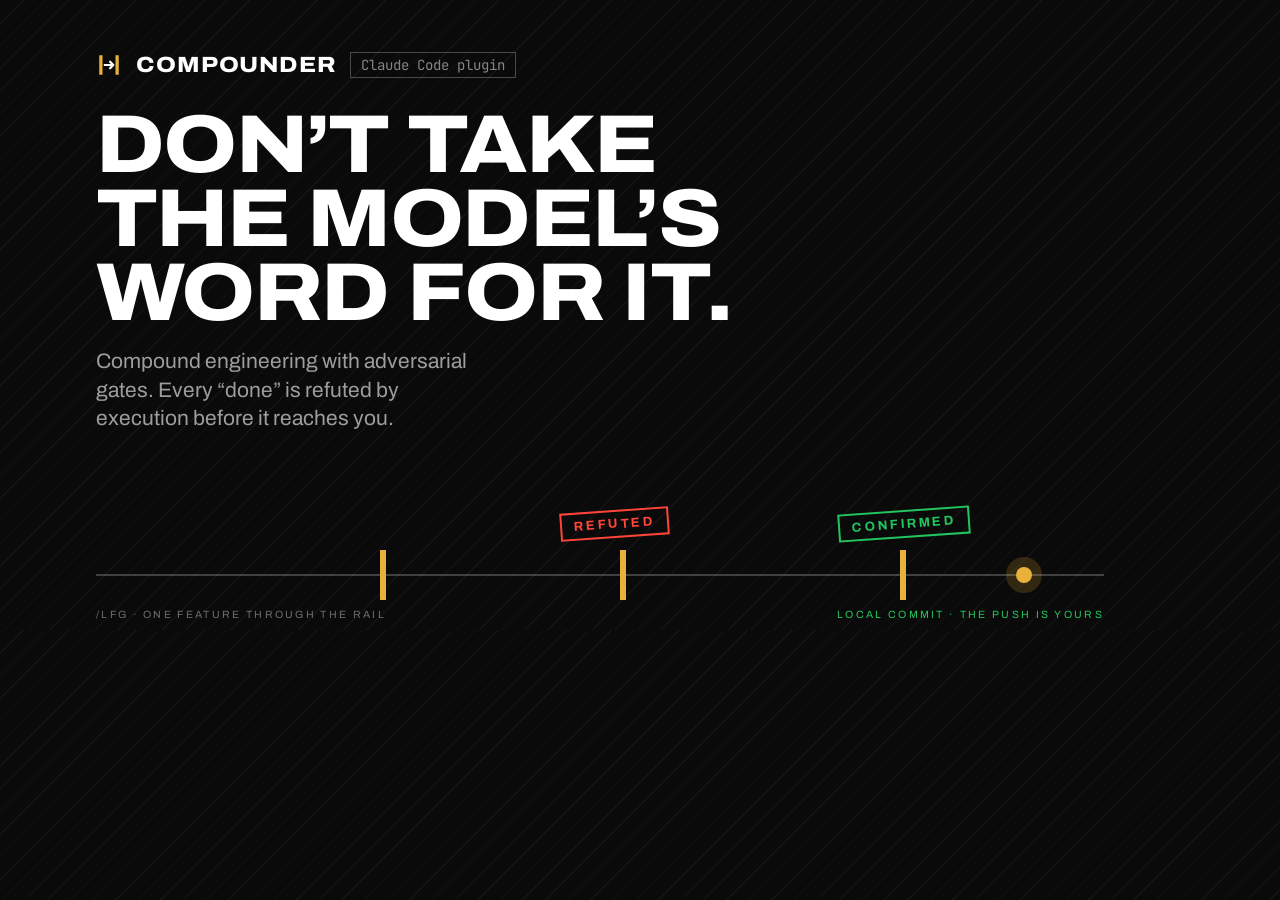
<file: site/og.html>
<!doctype html>
<html lang="en">
<head>
<meta charset="utf-8">
<title>og</title>
<link rel="icon" href="favicon.svg" type="image/svg+xml">
<link href="https://fonts.googleapis.com/css2?family=Archivo:wdth,wght@62..125,100..900&family=JetBrains+Mono:wght@400;600&display=swap" rel="stylesheet">
<style>
	html, body { margin: 0; }
	body { width: 1200px; height: 630px; background: #0a0a0a; color: #fff; font-family: "Archivo", "Helvetica Neue", Arial, sans-serif; overflow: hidden; position: relative;
		background-image: repeating-linear-gradient(135deg, rgba(255,255,255,.04) 0 1px, transparent 1px 16px); }
	.inner { position: absolute; left: 96px; right: 96px; top: 52px; }
	.brand { font-weight: 800; font-stretch: 112%; text-transform: uppercase; letter-spacing: .04em; font-size: 22px; display: flex; align-items: center; gap: 14px; }
	.brand svg { width: 26px; height: 26px; fill: #e8b23a; }
	.brand span { font-family: "JetBrains Mono", monospace; font-weight: 400; font-stretch: 100%; text-transform: none; letter-spacing: 0; font-size: 14px; color: rgba(255,255,255,.5); border: 1px solid rgba(255,255,255,.25); padding: 3px 10px; }
	h1 { margin: 30px 0 0; font-weight: 800; font-stretch: 112%; text-transform: uppercase; font-size: 82px; line-height: .9; letter-spacing: -.02em; max-width: 11ch; }
	.sub { margin-top: 18px; font-size: 21px; line-height: 1.35; color: rgba(255,255,255,.6); max-width: 32ch; }
	.rail { position: absolute; left: 96px; right: 96px; bottom: 54px; height: 2px; background: rgba(255,255,255,.22); }
	.gate { position: absolute; bottom: 30px; width: 6px; height: 50px; background: #e8b23a; }
	.g1 { left: 380px; } .g2 { left: 620px; } .g3 { left: 900px; }
	.stamp { position: absolute; bottom: 92px; left: 560px; font-size: 13px; font-weight: 700; letter-spacing: .2em; padding: 5px 12px; border: 2px solid #ff4438; color: #ff4438; transform: rotate(-4deg); }
	.stamp--ok { left: 838px; border-color: #22c55e; color: #22c55e; }
	.dot { position: absolute; bottom: 47px; left: 1016px; width: 16px; height: 16px; background: #e8b23a; border-radius: 50%; box-shadow: 0 0 0 10px rgba(232,178,58,.18); }
	.lbl { position: absolute; bottom: 10px; left: 96px; font-size: 10.5px; letter-spacing: .22em; color: rgba(255,255,255,.4); }
	.lbl--r { left: auto; right: 96px; color: #22c55e; }
</style>
</head>
<body>
	<div class="inner">
		<div class="brand"><svg viewBox="0 0 24 24"><rect x="3" y="3" width="3" height="18"/><rect x="18" y="3" width="3" height="18"/><path d="M8 12h8M13 9l3 3-3 3" fill="none" stroke="#fff" stroke-width="2" stroke-linecap="round" stroke-linejoin="round"/></svg>compounder <span>Claude Code plugin</span></div>
		<h1>Don’t take the model’s word for it.</h1>
		<p class="sub">Compound engineering with adversarial gates. Every “done” is refuted by execution before it reaches you.</p>
	</div>
	<div class="rail"></div>
	<div class="gate g1"></div><div class="gate g2"></div><div class="gate g3"></div>
	<div class="stamp">REFUTED</div>
	<div class="stamp stamp--ok">CONFIRMED</div>
	<div class="dot"></div>
	<div class="lbl">/LFG · ONE FEATURE THROUGH THE RAIL</div>
	<div class="lbl lbl--r">LOCAL COMMIT · THE PUSH IS YOURS</div>
</body>
</html>
</file>
<file: site/style.css>
/* compounder — landing
   Palette → roles → components. Components reference role tokens only. */

:root {
	--color-white: #ffffff;
	--color-black: #0a0a0a;
	--color-graphite: #141414;
	--color-gold: #e8b23a;
	--color-gold-ink: #9a6e0e;
	--color-green: #22c55e;
	--color-green-ink: #15803d;
	--color-red: #ff4438;
	--color-red-ink: #c8102e;
	--color-gray-1: #555555;
	--color-gray-2: #888888;
	--color-gray-3: #e5e5e5;
	--color-gray-4: #f5f5f5;

	/* roles */
	--paper: var(--color-white);
	--paper-tint: var(--color-gray-4);
	--ink: var(--color-black);
	--panel: var(--color-black);
	--panel-2: var(--color-graphite);
	--panel-text: var(--color-white);
	--accent: var(--color-gold-ink);
	--accent-bright: var(--color-gold);
	--line: var(--color-black);
	--line-light: var(--color-gray-3);
	--line-dark: rgba(255, 255, 255, 0.22);
	--muted-1: var(--color-gray-1);
	--muted-2: var(--color-gray-2);
	--muted-dark: rgba(255, 255, 255, 0.55);
	--muted-dark-2: rgba(255, 255, 255, 0.38);
	--confirm: var(--color-green);
	--confirm-ink: var(--color-green-ink);
	--refute: var(--color-red);
	--refute-ink: var(--color-red-ink);

	--font-display: "Archivo", "Helvetica Neue", Arial, sans-serif;
	--font-body: "Archivo", "Helvetica Neue", Arial, sans-serif;
	--font-mono: "JetBrains Mono", ui-monospace, "SF Mono", Menlo, Consolas, monospace;

	--ease: cubic-bezier(0.19, 1, 0.22, 1);
	--max: 1200px;
	--gutter: clamp(20px, 4.5vw, 48px);
	--sect: clamp(72px, 9vw, 140px);
}

*, *::before, *::after { box-sizing: border-box; }

html { scroll-behavior: smooth; -webkit-text-size-adjust: 100%; }

body {
	margin: 0;
	background: var(--paper);
	color: var(--ink);
	font-family: var(--font-body);
	font-size: 17px;
	line-height: 1.55;
}

h1, h2, h3, p, dl, dd, dt, ol, ul, figure, blockquote { margin: 0; }
a { color: inherit; }
code { font-family: var(--font-mono); font-size: 0.88em; }
svg text { font-family: var(--font-body); }

:focus-visible { outline: 2px solid var(--accent-bright); outline-offset: 3px; }

.skip {
	position: absolute; left: 8px; top: -60px;
	padding: 8px 12px; background: var(--ink); color: var(--paper);
	z-index: 100;
}
.skip:focus { top: 8px; }

/* ---------- type roles ---------- */

.eyebrow {
	font-size: 11px; font-weight: 700; letter-spacing: 0.22em; text-transform: uppercase;
	color: var(--accent);
}
.eyebrow--gold { color: var(--accent-bright); }

.section__title {
	font-family: var(--font-display);
	font-weight: 800; font-stretch: 112%; text-transform: uppercase;
	font-size: clamp(1.9rem, 4.6vw, 3.6rem);
	line-height: 0.96; letter-spacing: -0.02em;
	max-width: 22ch;
	margin-top: 18px;
}
.section__lede {
	font-size: clamp(1.05rem, 1.5vw, 1.2rem); line-height: 1.55;
	color: var(--muted-1); max-width: 64ch; margin-top: 22px;
}
.section--panel .section__lede { color: var(--muted-dark); }

/* ---------- buttons ---------- */

.btn {
	display: inline-flex; align-items: center; gap: 8px;
	padding: 14px 22px;
	background: var(--ink); color: var(--paper);
	font-weight: 700; font-size: 12.5px; letter-spacing: 0.14em; text-transform: uppercase;
	text-decoration: none; border: 1.5px solid var(--ink);
	transition: transform 0.5s var(--ease), background 0.2s ease, color 0.2s ease;
}
.btn:hover { transform: translateY(-2px); }
.btn:active { transform: translateY(0); }
.btn--small { padding: 9px 14px; font-size: 11.5px; }
.btn--gold { background: var(--accent-bright); color: var(--ink); border-color: var(--accent-bright); }
.btn--gold:hover { background: var(--paper); border-color: var(--paper); }
.btn--outline { background: transparent; color: var(--paper); border-color: rgba(255,255,255,0.5); }
.btn--outline:hover { border-color: var(--paper); }

/* ---------- nav ---------- */

.nav {
	position: sticky; top: 0; z-index: 50;
	background: rgba(255, 255, 255, 0.9);
	backdrop-filter: blur(10px); -webkit-backdrop-filter: blur(10px);
	border-bottom: 1px solid var(--line);
}
.nav__inner {
	max-width: var(--max); margin: 0 auto; padding: 12px var(--gutter);
	display: flex; align-items: center; gap: 32px;
}
.nav__brand {
	font-family: var(--font-display); font-weight: 800; font-stretch: 112%; text-transform: uppercase;
	letter-spacing: 0.02em; font-size: 16px; text-decoration: none;
	display: inline-flex; align-items: center; gap: 10px;
}
.nav__mark { width: 20px; height: 20px; fill: var(--accent-bright); color: var(--ink); }
.nav__version {
	font-family: var(--font-mono); font-weight: 400; font-stretch: 100%; text-transform: none; letter-spacing: 0;
	font-size: 11px; color: var(--muted-2);
	padding: 2px 7px; border: 1px solid var(--line-light);
}
.nav__links { display: flex; gap: 26px; margin-left: auto; }
.nav__links a {
	text-decoration: none; font-size: 11.5px; font-weight: 700; letter-spacing: 0.16em; text-transform: uppercase;
	color: var(--ink); position: relative; padding-bottom: 3px;
}
.nav__links a::after {
	content: ""; position: absolute; left: 0; right: 0; bottom: 0; height: 2px;
	background: var(--accent-bright); transform: scaleX(0); transform-origin: left;
	transition: transform 0.5s var(--ease);
}
.nav__links a:hover::after { transform: scaleX(1); }
.nav__actions { display: flex; align-items: center; gap: 18px; }
.nav__github { font-size: 11.5px; font-weight: 700; letter-spacing: 0.16em; text-transform: uppercase; text-decoration: none; }
.nav__github:hover { color: var(--accent); }

@media (max-width: 900px) {
	.nav__links { display: none; }
	.nav__actions { margin-left: auto; }
	.nav__github { display: none; }
}

/* ---------- hero (panel + rail) ---------- */

.hero {
	background: var(--panel); color: var(--panel-text);
	background-image: repeating-linear-gradient(135deg, rgba(255,255,255,0.035) 0 1px, transparent 1px 16px);
	padding: clamp(64px, 9vw, 120px) 0 clamp(40px, 5vw, 64px);
	overflow: hidden;
}
.hero__inner { max-width: var(--max); margin: 0 auto; padding: 0 var(--gutter); }
.hero__title {
	font-family: var(--font-display);
	font-weight: 800; font-stretch: 112%; text-transform: uppercase;
	font-size: clamp(2.7rem, 8.4vw, 7rem);
	line-height: 0.92; letter-spacing: -0.02em;
	margin-top: 22px;
	max-width: 11ch;
	animation: rise 1.1s var(--ease) both;
}
.hero__lede {
	font-size: clamp(1.1rem, 1.7vw, 1.3rem); line-height: 1.5;
	color: var(--muted-dark); max-width: 58ch; margin-top: 28px;
	animation: rise 1.1s var(--ease) 0.12s both;
}
.hero__actions { display: flex; flex-wrap: wrap; gap: 12px; margin-top: 34px; animation: rise 1.1s var(--ease) 0.22s both; }

@keyframes rise {
	from { opacity: 0; transform: translateY(22px); }
	to { opacity: 1; transform: none; }
}

.rail-wrap { max-width: var(--max); margin: clamp(48px, 6vw, 80px) auto 0; padding: 0 var(--gutter); animation: rise 1.2s var(--ease) 0.35s both; }
.rail-scroll { overflow-x: auto; -webkit-overflow-scrolling: touch; }
.rail { display: block; width: 100%; min-width: 880px; height: auto; }
.rail__caption { margin-top: 14px; font-size: 13.5px; color: var(--muted-dark); max-width: 70ch; }
.rail__caption code { color: var(--panel-text); }

/* rail: svg parts */
.rail__cmd { font-family: var(--font-mono); font-size: 14px; fill: var(--accent-bright); }
.rail__legend { font-size: 10.5px; letter-spacing: 0.2em; fill: var(--muted-dark-2); }
.rail__line { fill: none; stroke: var(--line-dark); stroke-width: 1; }
.rail__loop { fill: none; stroke: var(--refute); stroke-width: 1.2; stroke-dasharray: 4 6; opacity: 0.25; transition: opacity 0.6s ease; }
.rail__note { font-size: 10px; letter-spacing: 0.18em; fill: var(--refute); opacity: 0.35; transition: opacity 0.6s ease; }
.rail.is-looping .rail__loop, .rail.is-looping .rail__note--loop { opacity: 1; }

.rail__phase rect { fill: var(--panel); stroke: var(--line-dark); stroke-width: 1; transition: stroke 0.5s ease, fill 0.5s ease; }
.rail__phase text { font-family: var(--font-mono); font-size: 13px; fill: var(--muted-dark); transition: fill 0.5s ease; }
.rail__phase.is-lit rect { stroke: var(--panel-text); }
.rail__phase.is-lit text { fill: var(--panel-text); }

.rail__bar { fill: var(--accent-bright); transition: fill 0.4s ease, transform 0.4s var(--ease); transform-box: fill-box; transform-origin: center; }
.rail__gate.is-hit .rail__bar { transform: scaleX(1.8); }
.rail__gatelabel { font-size: 10px; font-weight: 700; letter-spacing: 0.2em; fill: var(--accent-bright); }

.rail__stamp { opacity: 0; transition: opacity 0.35s ease, transform 0.5s var(--ease); }
.rail__stamp rect { fill: var(--panel); stroke-width: 1.5; }
.rail__stamp text { font-size: 10px; font-weight: 700; letter-spacing: 0.18em; }
.rail__stamp--ok rect { stroke: var(--confirm); }
.rail__stamp--ok text { fill: var(--confirm); }
.rail__stamp--refuted rect { stroke: var(--refute); }
.rail__stamp--refuted text { fill: var(--refute); }
.rail__stamp.is-on { opacity: 1; }

.rail__end path { fill: none; stroke: var(--line-dark); stroke-width: 1.5; transition: stroke 0.5s ease; }
.rail__end text { font-size: 10.5px; font-weight: 700; letter-spacing: 0.2em; fill: var(--muted-dark-2); transition: fill 0.5s ease; }
.rail.is-delivered .rail__end path { stroke: var(--confirm); }
.rail.is-delivered .rail__end text { fill: var(--confirm); }

.rail__dot { opacity: 0; transition: opacity 0.4s ease; }
.rail.is-live .rail__dot { opacity: 1; }
.rail__core { fill: var(--accent-bright); }
.rail__glow { fill: var(--accent-bright); opacity: 0.18; animation: breathe 1.6s ease-in-out infinite; transform-box: fill-box; transform-origin: center; }
@keyframes breathe { 0%, 100% { transform: scale(0.8); opacity: 0.12; } 50% { transform: scale(1.15); opacity: 0.26; } }

/* static fallback (no JS or reduced motion): tell the story without movement */
.rail.is-static .rail__phase rect { stroke: var(--panel-text); }
.rail.is-static .rail__phase text { fill: var(--panel-text); }
.rail.is-static .rail__stamp--ok { opacity: 1; }
.rail.is-static .rail__loop, .rail.is-static .rail__note--loop { opacity: 1; }
.rail.is-static .rail__end path { stroke: var(--confirm); }
.rail.is-static .rail__end text { fill: var(--confirm); }
.rail.is-static .rail__dot { opacity: 1; transform: translate(1140px, 220px); }
.rail.is-static .rail__glow { animation: none; }

/* ---------- stats strip ---------- */

.strip { border-bottom: 1px solid var(--line); }
.stats {
	max-width: var(--max); margin: 0 auto; padding: 0 var(--gutter);
	display: grid; grid-template-columns: repeat(4, 1fr);
}
.stats__cell { padding: 26px 24px 26px 0; }
.stats__cell + .stats__cell { border-left: 1px solid var(--line-light); padding-left: 24px; }
.stats dt {
	font-family: var(--font-display); font-weight: 800; font-stretch: 112%;
	font-size: clamp(2rem, 4vw, 3rem); letter-spacing: -0.03em; line-height: 1;
}
.stats dd { font-size: 11px; font-weight: 700; letter-spacing: 0.16em; text-transform: uppercase; color: var(--muted-2); margin-top: 8px; }

@media (max-width: 720px) {
	.stats { grid-template-columns: repeat(2, 1fr); }
	.stats__cell:nth-child(3) { border-left: 0; padding-left: 0; }
	.stats__cell:nth-child(n+3) { border-top: 1px solid var(--line-light); }
}

/* ---------- sections ---------- */

.section { padding: var(--sect) 0; }
.section__inner { max-width: var(--max); margin: 0 auto; padding: 0 var(--gutter); }
.section--tint { background: var(--paper-tint); }
.section--panel { background: var(--panel); color: var(--panel-text); }

/* reveal */
[data-reveal] { opacity: 0; transform: translateY(20px); transition: opacity 0.9s var(--ease), transform 0.9s var(--ease); }
[data-reveal].is-in { opacity: 1; transform: none; }

/* ---------- ledger (claim → answer) ---------- */

.ledger { margin-top: clamp(40px, 5vw, 64px); border-top: 1px solid var(--line); }
.ledger__row {
	display: grid; grid-template-columns: minmax(0, 5fr) minmax(0, 7fr); gap: 16px 56px;
	padding: 28px 0; border-bottom: 1px solid var(--line-light);
}
.ledger__claim {
	font-family: var(--font-display); font-weight: 800; font-stretch: 106%;
	font-size: clamp(1.1rem, 1.8vw, 1.35rem); line-height: 1.18; letter-spacing: -0.01em;
}
.ledger__answer { color: var(--muted-1); line-height: 1.55; }
.ledger__answer code { background: var(--paper-tint); padding: 1px 5px; }

.ledger--panel { border-top-color: var(--line-dark); }
.ledger--panel .ledger__row { border-bottom-color: var(--line-dark); }
.ledger--panel .ledger__answer { color: var(--muted-dark); }
.ledger--panel .ledger__answer code { background: var(--panel-2); color: var(--panel-text); }

@media (max-width: 720px) {
	.ledger__row { grid-template-columns: 1fr; gap: 10px; }
}

.quote { margin-top: clamp(48px, 6vw, 80px); max-width: 900px; }
.quote p {
	font-family: var(--font-display); font-weight: 800; font-stretch: 112%; text-transform: uppercase;
	font-size: clamp(1.4rem, 3vw, 2.4rem); line-height: 1.02; letter-spacing: -0.015em;
	text-indent: -0.42em;
}
.quote p::before { content: "“"; color: var(--accent-bright); }
.quote p::after { content: "”"; color: var(--accent-bright); }
.quote cite { display: block; margin-top: 16px; font-style: normal; font-size: 11px; font-weight: 700; letter-spacing: 0.16em; text-transform: uppercase; color: var(--muted-2); }
.quote cite a { color: var(--ink); }

/* ---------- the plate (transcript) ---------- */

.plate {
	margin-top: clamp(40px, 5vw, 64px);
	background: var(--panel); color: var(--panel-text);
	position: relative; overflow: hidden;
	border: 1px solid var(--line);
}
.plate__bar {
	display: flex; flex-wrap: wrap; gap: 8px 20px; align-items: center;
	padding: 12px 20px;
	border-bottom: 1px solid var(--line-dark);
	font-family: var(--font-mono); font-size: 12.5px; color: var(--muted-dark);
}
.plate__title { color: var(--panel-text); }
.plate__cmd { color: var(--accent-bright); }
.plate__meta { margin-left: auto; }

.tx { padding: 22px 20px 24px; font-family: var(--font-mono); font-size: 13.5px; line-height: 1.6; overflow-x: auto; }
.tx__line { white-space: pre-wrap; margin: 0; }
.tx__line--dim { color: var(--muted-dark-2); }
.tx__item { margin-top: 18px; }
.tx__claim { display: flex; flex-wrap: wrap; align-items: baseline; gap: 6px 10px; }
.tx__n { color: var(--muted-dark-2); }
.tx__text { font-weight: 600; }
.tx__proof { padding-left: 2.2em; }
.tx__key { color: var(--muted-dark-2); }
.tx__key::after { content: ":  "; }
.tx__summary { margin-top: 18px; font-weight: 600; }

.tx__verdict {
	display: inline-block;
	font-weight: 600; font-size: 11px; letter-spacing: 0.16em; text-transform: uppercase;
	padding: 2px 8px 1px; border: 1.5px solid currentColor;
	transform: rotate(-3deg); transform-origin: center;
}
@media (max-width: 600px) {
	.tx { font-size: 12.5px; padding: 18px 16px 22px; }
	.tx__claim { display: grid; grid-template-columns: auto 1fr; column-gap: 10px; row-gap: 6px; }
	.tx__verdict { grid-column: 2; justify-self: start; }
	.tx__proof { padding-left: 1.9em; }
}
.tx__verdict--refuted { color: var(--refute); }
.tx__verdict--confirmed { color: var(--confirm); }

.plate__replay {
	position: absolute; right: 14px; bottom: 12px;
	font: 700 10.5px var(--font-body); letter-spacing: 0.16em; text-transform: uppercase;
	color: var(--muted-dark); background: transparent;
	border: 1px solid var(--line-dark); padding: 6px 11px; cursor: pointer;
}
.plate__replay:hover { color: var(--panel-text); border-color: var(--panel-text); }
.plate__note { font-size: 13px; color: var(--muted-2); margin-top: 12px; }
.plate__note a { color: var(--ink); }

.tx--armed .tx__line { opacity: 0; transform: translateY(4px); transition: opacity 260ms ease, transform 260ms ease; }
.tx--armed .tx__line.is-shown { opacity: 1; transform: none; }
.tx--armed .tx__verdict { opacity: 0; transform: scale(1.6) rotate(-8deg); transition: opacity 180ms ease-out, transform 220ms cubic-bezier(.2,1.4,.4,1); }
.tx--armed .is-shown .tx__verdict { opacity: 1; transform: rotate(-3deg); transition-delay: 320ms; }

/* ---------- skills grid ---------- */

.grid {
	list-style: none; padding: 0;
	margin-top: clamp(40px, 5vw, 64px);
	display: grid; grid-template-columns: repeat(3, 1fr); gap: 1px;
	background: var(--line); border: 1px solid var(--line);
}
.grid--aside { margin-top: 1px; border-top: 0; }
.grid__cell {
	background: var(--paper); padding: 22px 22px 24px; min-height: 180px;
	display: flex; flex-direction: column; gap: 10px;
	transition: background 0.3s ease;
}
.grid__cell:hover { background: var(--paper-tint); }
.section--tint .grid__cell { background: var(--paper); }
.section--tint .grid__cell:hover { background: var(--color-white); }
.grid__step { font-size: 10.5px; font-weight: 700; letter-spacing: 0.2em; color: var(--accent); }
.grid__cmd { font-size: 16px; font-weight: 600; }
.grid__role { font-size: 14.5px; line-height: 1.45; color: var(--muted-1); }
.grid__gate {
	margin-top: auto; padding-top: 12px; border-top: 1px solid var(--line-light);
	font-size: 10.5px; font-weight: 700; letter-spacing: 0.12em; text-transform: uppercase; line-height: 1.5;
	color: var(--accent);
}

@media (max-width: 720px) { .grid { grid-template-columns: 1fr; } .grid__cell { min-height: 0; } }

/* ---------- diagrams (shared) ---------- */

.diagram { margin-top: clamp(40px, 5vw, 64px); }
.diagram__scroll { overflow-x: auto; -webkit-overflow-scrolling: touch; }
.diagram__caption { margin-top: 14px; font-size: 13.5px; color: var(--muted-dark); max-width: 72ch; }
.diagram--paper .diagram__caption { color: var(--muted-2); }
.diagram svg { display: block; width: 100%; height: auto; }

/* roster (agents) */
.roster { min-width: 960px; }
.roster__hub rect { fill: none; stroke: var(--accent-bright); stroke-width: 1.5; }
.roster__hubname { font-size: 13px; font-weight: 800; letter-spacing: 0.24em; fill: var(--accent-bright); }
.roster__hubsub { font-size: 9px; letter-spacing: 0.2em; fill: var(--muted-dark-2); }
.roster__wire { fill: none; stroke: var(--line-dark); stroke-width: 1; stroke-dasharray: 1; stroke-dashoffset: 1; }
.is-in .roster__wire { animation: draw 1.2s var(--ease) calc(var(--i) * 90ms) forwards; }
@keyframes draw { to { stroke-dashoffset: 0; } }
.roster__pulse { fill: var(--accent-bright); opacity: 0; }
.roster__pulse--back { fill: var(--panel-text); }
.is-in .roster__pulse { animation: travel 2.8s linear calc(1s + var(--i) * 0.4s) infinite; }
.is-in .roster__pulse--back { animation: travel 2.8s linear calc(2.4s + var(--i) * 0.4s) infinite reverse; }
@keyframes travel { 0% { offset-distance: 0%; opacity: 0; } 8% { opacity: 1; } 92% { opacity: 1; } 100% { offset-distance: 100%; opacity: 0; } }
.roster__agent { opacity: 0; transform: translateY(10px); }
.is-in .roster__agent { animation: rise 0.9s var(--ease) calc(0.5s + var(--i) * 90ms) forwards; }
.roster__agent rect { fill: var(--panel-2); stroke: var(--line-dark); stroke-width: 1; }
.roster__agent--lead rect { stroke: var(--panel-text); }
.roster__agent--writer rect { stroke: var(--accent-bright); }
.roster__name { font-family: var(--font-mono); font-size: 11px; font-weight: 600; fill: var(--panel-text); }
.roster__role { font-size: 8.5px; font-weight: 700; letter-spacing: 0.18em; fill: var(--accent-bright); }
.roster__tools { font-size: 8.5px; letter-spacing: 0.06em; fill: var(--muted-dark); }
.roster__fence { font-size: 8px; letter-spacing: 0.1em; fill: var(--muted-dark-2); }
.roster__model { font-size: 8.5px; font-weight: 700; letter-spacing: 0.2em; fill: var(--muted-dark-2); }
.roster__foot { font-size: 9px; letter-spacing: 0.2em; fill: var(--muted-dark-2); }

/* bars (skill length) */
.bars { min-width: 0; }
.bars__label { font-size: 11px; font-weight: 700; letter-spacing: 0.18em; fill: var(--ink); }
.bars__value { font-size: 10.5px; letter-spacing: 0.16em; fill: var(--muted-1); }
.bars__bar { transform: scaleX(0); transform-origin: left center; transform-box: fill-box; }
.is-in .bars__bar { animation: grow 1.3s var(--ease) calc(var(--i) * 140ms) forwards; }
@keyframes grow { to { transform: scaleX(1); } }
.bars__bar--range { fill: var(--line-light); }
.bars__bar--ink { fill: var(--ink); }
.bars__bar--gold { fill: var(--accent-bright); }
@media (max-width: 720px) { .bars__value { font-size: 14px; } .bars__label { font-size: 14px; } }

/* loop (provenance) */
.prov { margin-top: clamp(40px, 5vw, 64px); }
.prov .diagram { margin-top: 0; max-width: 900px; }
.prov .ledger { margin-top: clamp(40px, 5vw, 64px); }
.loop__track { fill: none; stroke: var(--line-dark); stroke-width: 1; }
.loop__dash { fill: none; stroke: rgba(255,255,255,0.5); stroke-width: 1; stroke-dasharray: 3 9; }
.is-in .loop__dash { animation: march 1.4s linear infinite; }
@keyframes march { to { stroke-dashoffset: -12; } }
.loop__dot { fill: var(--accent-bright); opacity: 0; }
.is-in .loop__dot { animation: orbit 12s linear 0.6s infinite; }
@keyframes orbit { 0% { offset-distance: 0%; opacity: 1; } 100% { offset-distance: 100%; opacity: 1; } }
.loop__exit { fill: none; stroke: var(--muted-dark-2); stroke-width: 1; stroke-dasharray: 5 6; }
.loop__exithead { fill: var(--muted-dark-2); }
.loop__exitlabel { font-size: 9px; letter-spacing: 0.18em; fill: var(--muted-dark-2); }
.loop__station { opacity: 0; }
.is-in .loop__station { animation: rise 0.9s var(--ease) calc(0.3s + var(--i) * 160ms) forwards; }
.loop__station rect { fill: var(--panel); stroke: var(--panel-text); stroke-width: 1; }
.loop__station text { font-size: 10.5px; font-weight: 700; letter-spacing: 0.2em; fill: var(--panel-text); }
.loop__station--key rect { stroke: var(--accent-bright); stroke-width: 1.5; }
.loop__station--key text { fill: var(--accent-bright); }
.loop__center { font-size: 13px; font-weight: 800; letter-spacing: 0.22em; fill: var(--panel-text); }
.loop__centersub { font-size: 8.5px; letter-spacing: 0.16em; fill: var(--muted-dark-2); }
.loop__keynote { font-size: 9px; font-weight: 700; letter-spacing: 0.2em; fill: var(--accent-bright); }

/* ---------- compare ---------- */

.compare-wrap { overflow-x: auto; margin-top: clamp(40px, 5vw, 64px); }
.compare { width: 100%; border-collapse: collapse; font-size: 15px; line-height: 1.5; min-width: 720px; }
.compare th, .compare td { text-align: left; vertical-align: top; padding: 16px 20px 16px 0; border-bottom: 1px solid var(--line-light); }
.compare thead th { font-size: 10.5px; font-weight: 700; letter-spacing: 0.18em; text-transform: uppercase; color: var(--muted-2); padding-top: 0; padding-bottom: 12px; border-bottom-color: var(--line); }
.compare td:first-child { width: 28%; color: var(--muted-2); }
.compare td:nth-child(2) { width: 36%; color: var(--ink); font-weight: 500; }
.compare td:nth-child(3) { color: var(--muted-1); font-size: 14.5px; }
.compare code { background: var(--paper-tint); padding: 1px 5px; font-size: 0.85em; }

.kept { margin-top: clamp(36px, 5vw, 56px); max-width: 780px; }
.kept__title { font-family: var(--font-display); font-weight: 800; font-stretch: 112%; text-transform: uppercase; font-size: 1.05rem; letter-spacing: 0.02em; }
.kept__body { margin-top: 10px; color: var(--muted-1); }
.kept__body code { background: var(--paper-tint); padding: 1px 5px; }

/* ---------- install ---------- */

.cmd {
	display: flex; align-items: center; gap: 16px;
	margin-top: 14px; padding: 16px 14px 16px 22px;
	background: var(--panel); color: var(--panel-text); border: 1px solid var(--line);
	max-width: 780px;
}
.cmd:first-of-type { margin-top: clamp(36px, 4vw, 48px); }
.cmd__text { font-size: 16px; overflow-x: auto; white-space: nowrap; flex: 1; }
.cmd__copy {
	flex: 0 0 auto;
	font: 700 11px var(--font-body); letter-spacing: 0.16em; text-transform: uppercase;
	color: var(--ink); background: var(--accent-bright);
	border: 1px solid var(--accent-bright); padding: 9px 14px; cursor: pointer;
	transition: background 0.2s ease, border-color 0.2s ease;
}
.cmd__copy:hover { background: var(--paper); border-color: var(--paper); }
.cmd__copy.is-done { background: var(--confirm); border-color: var(--confirm); }

.install__then { margin-top: 30px; max-width: 780px; color: var(--muted-1); line-height: 1.6; }
.install__then code { color: var(--ink); background: var(--paper-tint); padding: 1px 5px; }

.install__aside { margin-top: clamp(44px, 5vw, 64px); padding-top: clamp(28px, 4vw, 36px); border-top: 1px solid var(--line); max-width: 780px; }
.install__asidetitle { font-family: var(--font-display); font-weight: 800; font-stretch: 112%; text-transform: uppercase; font-size: 1.05rem; letter-spacing: 0.02em; }
.install__asidebody { margin-top: 10px; color: var(--muted-1); line-height: 1.55; }
.install__asidebody code { background: var(--paper-tint); padding: 1px 5px; }
.install__asidelink { display: inline-block; margin-top: 16px; font-size: 11.5px; font-weight: 700; letter-spacing: 0.16em; text-transform: uppercase; text-decoration: none; border-bottom: 2px solid var(--accent-bright); padding-bottom: 3px; }

/* ---------- footer ---------- */

.footer { background: var(--panel); color: var(--panel-text); }
.footer__inner {
	max-width: var(--max); margin: 0 auto; padding: 30px var(--gutter);
	display: flex; flex-wrap: wrap; gap: 12px 32px; align-items: center;
	font-size: 11px; font-weight: 700; letter-spacing: 0.14em; text-transform: uppercase; color: var(--muted-dark-2);
}
.footer__links { display: flex; flex-wrap: wrap; gap: 22px; margin-left: auto; }
.footer__links a { color: var(--panel-text); text-decoration: none; }
.footer__links a:hover { color: var(--accent-bright); }

/* ---------- cursor (fine pointers only, armed by JS) ---------- */

.cur-dot, .cur-ring { position: fixed; left: 0; top: 0; display: none; pointer-events: none; border-radius: 50%; will-change: transform; }
html.has-cursor .cur-dot, html.has-cursor .cur-ring { display: block; }
.cur-dot { width: 9px; height: 9px; margin: -4.5px 0 0 -4.5px; background: var(--accent-bright); z-index: 100; transition: opacity 0.3s ease, width 0.3s var(--ease), height 0.3s var(--ease), margin 0.3s var(--ease); }
.cur-ring {
	width: 40px; height: 40px; margin: -20px 0 0 -20px; z-index: 99;
	border: 1.5px solid #fff; mix-blend-mode: difference;
	transition: opacity 0.3s ease, width 0.4s var(--ease), height 0.4s var(--ease), margin 0.4s var(--ease), border-color 0.3s ease, background 0.3s ease;
}
.cur-ring.is-hov { width: 60px; height: 60px; margin: -30px 0 0 -30px; }
.cur-dot.is-hov { width: 5px; height: 5px; margin: -2.5px 0 0 -2.5px; }
.cur-ring.is-gold { border-color: var(--accent-bright); mix-blend-mode: normal; background: rgba(232, 178, 58, 0.12); }
.cur-dot.is-out, .cur-ring.is-out { opacity: 0; }
html.has-cursor, html.has-cursor a, html.has-cursor button, html.has-cursor [data-mag] { cursor: none; }
html.has-cursor .btn:hover { transform: none; }
html.has-cursor [data-mag] { transition: background 0.2s ease, color 0.2s ease, border-color 0.2s ease; }

/* hover states the ring answers to */
.rail__phase:hover rect { stroke: var(--accent-bright); }
.rail__phase:hover text { fill: var(--panel-text); }
.roster__agent:hover rect { stroke: var(--accent-bright); fill: #1a1a1a; }
.loop__station:hover rect { stroke: var(--accent-bright); }

::selection { background: var(--accent-bright); color: var(--ink); }

/* ---------- motion preferences ---------- */

@media (prefers-reduced-motion: reduce) {
	html { scroll-behavior: auto; }
	[data-reveal] { opacity: 1; transform: none; transition: none; }
	.hero__title, .hero__lede, .hero__actions, .rail-wrap { animation: none; }
	.is-in .roster__wire { animation: none; stroke-dashoffset: 0; }
	.is-in .roster__pulse, .is-in .roster__pulse--back { animation: none; opacity: 0; }
	.is-in .roster__agent, .is-in .loop__station { animation: none; opacity: 1; transform: none; }
	.is-in .bars__bar { animation: none; transform: none; }
	.is-in .loop__dash, .is-in .loop__dot { animation: none; }
	.loop__dot { opacity: 0; }
	.btn:hover { transform: none; }
}
</file>
<file: site/changelog/changelog.css>
/* compounder — changelog
   Builds on ../style.css: palette and role tokens come from there; the roles below are derived
   from that palette. Components reference role tokens only. */

:root {
	--cl-add: var(--confirm-ink);
	--cl-change: var(--accent);
	--cl-fix: var(--ink);
	--cl-remove: var(--refute-ink);
}

.cl-wrap { max-width: var(--max); margin: 0 auto; padding-inline: var(--gutter); }

/* ---------- changelog hero ---------- */

.cl-hero { border-bottom: 1px solid var(--line); padding-block: clamp(48px, 7vw, 96px) clamp(36px, 5vw, 56px); }
.cl-hero .cl-wrap { display: grid; gap: 20px; justify-items: start; }
.cl-hero__title {
	font-family: var(--font-display); font-weight: 800; font-stretch: 112%; text-transform: uppercase;
	font-size: clamp(2.4rem, 7vw, 5.2rem); line-height: 0.94; letter-spacing: -0.02em; text-wrap: balance;
}
.cl-hero__lede { font-size: clamp(1.05rem, 1.5vw, 1.2rem); color: var(--muted-1); max-width: 62ch; }

/* ---------- entries (rendered from compounder/CHANGELOG.md) ---------- */

.cl-list-wrap { padding-block: clamp(32px, 5vw, 64px) clamp(56px, 8vw, 112px); }
.cl-intro { color: var(--muted-1); padding-bottom: 28px; }
.cl-intro + .cl-entry { border-top: 1px solid var(--line-light); }
.cl-entry {
	display: grid; grid-template-columns: minmax(0, 220px) minmax(0, 1fr); gap: 24px 48px;
	padding-block: 36px; border-bottom: 1px solid var(--line-light);
	scroll-margin-top: 80px;
}
.cl-entry__head { display: grid; gap: 6px; align-content: start; position: sticky; top: 84px; }
.cl-entry__v { font-family: var(--font-display); font-weight: 800; font-stretch: 112%; font-size: 2rem; line-height: 1; font-variant-numeric: tabular-nums; }
.cl-entry__v a { text-decoration: none; }
.cl-entry__v a:hover { color: var(--accent); }
.cl-entry__date { font-size: 11px; font-weight: 700; letter-spacing: 0.18em; text-transform: uppercase; color: var(--muted-2); }
.cl-entry__body { min-width: 0; }
.cl-group__k { font-size: 11px; font-weight: 700; letter-spacing: 0.2em; text-transform: uppercase; }
.cl-group__k--added { color: var(--cl-add); }
.cl-group__k--changed { color: var(--cl-change); }
.cl-group__k--fixed { color: var(--cl-fix); }
.cl-group__k--removed { color: var(--cl-remove); }
.cl-entry--origin .cl-entry__v { font-size: 1.25rem; color: var(--muted-1); }
.cl-entry--origin .cl-entry__body { color: var(--muted-1); }

/* Markdown rendered by cmark-gfm carries no classes, so its elements are styled inside .cl-prose. */
.cl-prose > * + * { margin-top: 14px; }
.cl-prose > h3 + ul, .cl-prose > h3 + p { margin-top: 10px; }
.cl-prose > ul + h3, .cl-prose > p + h3 { margin-top: 26px; }
.cl-prose p, .cl-prose li { max-width: 72ch; }
.cl-prose ul { list-style: none; padding: 0; display: grid; gap: 10px; }
.cl-prose ul ul { margin-top: 10px; }
.cl-prose li { position: relative; padding-left: 20px; }
.cl-prose li::before { content: ""; position: absolute; left: 0; top: 0.68em; width: 8px; height: 2px; background: var(--ink); }
.cl-prose a { text-underline-offset: 3px; }
.cl-entry:target .cl-entry__v { color: var(--accent); }

@media (max-width: 720px) {
	.cl-entry { grid-template-columns: minmax(0, 1fr); gap: 16px; }
	.cl-entry__head { position: static; grid-auto-flow: column; justify-content: start; align-items: baseline; gap: 14px; }
}
</file>
<file: site/changelog/2.7.0/release.css>
/* compounder — release notes pages
   Builds on ../../style.css and ../changelog.css; components reference role tokens only. */

:root {
	--diff-add-bg: color-mix(in srgb, var(--color-green) 12%, var(--paper));
	--diff-add-ink: var(--confirm-ink);
	--diff-del-bg: color-mix(in srgb, var(--color-red) 10%, var(--paper));
	--diff-del-ink: var(--refute-ink);
	--code-bg: var(--paper-tint);
	--ok-bg: color-mix(in srgb, var(--color-green) 14%, var(--paper));
	--no-bg: color-mix(in srgb, var(--color-red) 12%, var(--paper));
	--warn-bg: color-mix(in srgb, var(--color-gold) 18%, var(--paper));
	--panel-ok: #86efac;
	--panel-no: #fca5a5;
	--panel-ok-bg: rgba(34, 197, 94, 0.16);
	--panel-no-bg: rgba(255, 68, 56, 0.16);
	--hatch: rgba(255, 255, 255, 0.035);
}

.rn-section { padding-block: clamp(56px, 8vw, 112px); }
.rn-head { display: grid; gap: 16px; margin-bottom: clamp(28px, 4vw, 48px); }
.rn-h2 {
	font-family: var(--font-display); font-weight: 800; font-stretch: 112%; text-transform: uppercase;
	font-size: clamp(1.7rem, 4.2vw, 3rem); line-height: 0.96; letter-spacing: -0.02em; max-width: 22ch; text-wrap: balance;
}
.rn-lede { font-size: clamp(1.02rem, 1.5vw, 1.15rem); color: var(--muted-1); max-width: 64ch; }
.rn-panel {
	background: var(--panel); color: var(--panel-text);
	background-image: repeating-linear-gradient(135deg, var(--hatch) 0 1px, transparent 1px 16px);
}
.rn-panel .eyebrow { color: var(--accent-bright); }
.rn-panel .rn-lede { color: var(--muted-dark); }

.rn-facts { display: flex; flex-wrap: wrap; border-top: 1px solid var(--line-light); margin-top: 12px; }
.rn-fact { padding: 16px 28px 0 0; margin-right: 28px; display: grid; gap: 2px; }
.rn-fact__v { font-family: var(--font-display); font-weight: 800; font-stretch: 112%; font-size: 1.6rem; font-variant-numeric: tabular-nums; }
.rn-fact__k { font-size: 11px; font-weight: 700; letter-spacing: 0.16em; text-transform: uppercase; color: var(--muted-2); }

.rn-seg { display: inline-flex; border: 1px solid var(--line); width: fit-content; }
.rn-seg button { background: none; border: 0; padding: 8px 14px; font: inherit; font-size: 11px; font-weight: 700; letter-spacing: 0.16em; text-transform: uppercase; cursor: pointer; color: inherit; }
.rn-seg button + button { border-left: 1px solid var(--line); }
.rn-seg button[aria-pressed="true"] { background: var(--ink); color: var(--paper); }
.rn-panel .rn-seg { border-color: var(--line-dark); }
.rn-panel .rn-seg button + button { border-left-color: var(--line-dark); }
.rn-panel .rn-seg button[aria-pressed="true"] { background: var(--accent-bright); color: var(--ink); }

/* change explorer */
.rn-explorer { display: grid; grid-template-columns: minmax(0, 300px) minmax(0, 1fr); border: 1px solid var(--line); }
.rn-clist { border-right: 1px solid var(--line); display: flex; flex-direction: column; }
.rn-citem { text-align: left; background: none; border: 0; border-bottom: 1px solid var(--line-light); padding: 14px 16px; cursor: pointer; display: grid; gap: 4px; font: inherit; color: inherit; transition: background 0.2s ease; }
.rn-citem:last-child { border-bottom: 0; }
.rn-citem:hover { background: var(--paper-tint); }
.rn-citem[aria-selected="true"] { background: var(--ink); color: var(--paper); }
.rn-citem__area { font-size: 10.5px; font-weight: 700; letter-spacing: 0.18em; text-transform: uppercase; color: var(--muted-2); }
.rn-citem[aria-selected="true"] .rn-citem__area { color: var(--accent-bright); }
.rn-citem__t { font-weight: 600; font-size: 14.5px; line-height: 1.3; }
.rn-tag { display: inline-block; font-size: 10px; font-weight: 700; letter-spacing: 0.14em; text-transform: uppercase; padding: 2px 6px; border: 1px solid currentColor; width: fit-content; }
.rn-tag--added { color: var(--confirm-ink); }
.rn-tag--fixed { color: var(--accent); }
.rn-tag--dropped { color: var(--refute-ink); }
.rn-citem[aria-selected="true"] .rn-tag--added { color: var(--panel-ok); }
.rn-citem[aria-selected="true"] .rn-tag--fixed { color: var(--accent-bright); }
.rn-citem[aria-selected="true"] .rn-tag--dropped { color: var(--panel-no); }
.rn-cpane { min-width: 0; padding: clamp(18px, 3vw, 32px); display: grid; gap: 22px; align-content: start; }
.rn-cpane__head { display: grid; gap: 8px; }
.rn-cpane__file { font-family: var(--font-mono); font-size: 12px; color: var(--muted-1); overflow-wrap: anywhere; }
.rn-cpane__t { font-family: var(--font-display); font-weight: 800; font-stretch: 108%; font-size: clamp(1.25rem, 2.4vw, 1.7rem); line-height: 1.1; text-wrap: balance; }
.rn-code { background: var(--code-bg); border: 1px solid var(--line-light); overflow: auto; max-height: 460px; }
.rn-code pre { margin: 0; padding: 12px 0; font-family: var(--font-mono); font-size: 12.5px; line-height: 1.6; min-width: max-content; }
.rn-ln { display: block; padding-right: 16px; white-space: pre; }
.rn-ln__g { display: inline-block; width: 28px; text-align: center; color: var(--muted-2); user-select: none; }
.rn-ln--add { background: var(--diff-add-bg); color: var(--diff-add-ink); }
.rn-ln--del { background: var(--diff-del-bg); color: var(--diff-del-ink); }
.rn-ln--add .rn-ln__g, .rn-ln--del .rn-ln__g { color: inherit; font-weight: 600; }
.rn-empty { font-size: 13px; color: var(--muted-1); padding: 12px 16px; font-style: italic; }
.rn-blk { display: grid; gap: 10px; }
.rn-blk p { max-width: 68ch; }
.rn-blk__k { font-size: 11px; font-weight: 700; letter-spacing: 0.2em; text-transform: uppercase; color: var(--accent); }
.rn-ev { list-style: none; padding: 0; display: grid; gap: 8px; }
.rn-ev li { display: grid; grid-template-columns: auto minmax(0, 1fr); gap: 10px; align-items: baseline; font-size: 15px; }
.rn-dot { width: 8px; height: 8px; display: inline-block; transform: translateY(-1px); }
.rn-dot--ok { background: var(--confirm-ink); }
.rn-dot--no { background: var(--refute-ink); }
.rn-dot--mid { background: var(--accent-bright); }
.rn-limit { font-size: 14px; color: var(--muted-1); border-top: 1px dashed var(--line-light); padding-top: 10px; max-width: 70ch; }

/* lens fixture table */
.rn-fx { border: 1px solid var(--line); }
.rn-fx__row { display: grid; grid-template-columns: minmax(0, 1fr) 110px 110px; border-bottom: 1px solid var(--line-light); }
.rn-fx__row:last-child { border-bottom: 0; }
.rn-fx__row > div { padding: 12px 14px; min-width: 0; }
.rn-fx__row > div + div { border-left: 1px solid var(--line-light); text-align: center; }
.rn-fx__head { background: var(--paper-tint); font-size: 10.5px; font-weight: 700; letter-spacing: 0.16em; text-transform: uppercase; color: var(--muted-1); }
.rn-fx__line { font-family: var(--font-mono); font-size: 12px; overflow-wrap: anywhere; }
.rn-fx__what { font-size: 13px; color: var(--muted-1); margin-top: 4px; }
.rn-mark { font-size: 12.5px; font-weight: 700; }
.rn-mark--ok { color: var(--confirm-ink); }
.rn-mark--no { color: var(--refute-ink); }

/* refresh simulator (on a panel) */
.rn-sim { display: grid; gap: 20px; }
.rn-sim__top { display: flex; flex-wrap: wrap; gap: 20px 32px; align-items: end; justify-content: space-between; }
.rn-score { display: flex; align-items: baseline; gap: 12px; }
.rn-score__n { font-family: var(--font-display); font-weight: 800; font-stretch: 118%; font-size: clamp(3.4rem, 9vw, 6rem); line-height: 0.9; font-variant-numeric: tabular-nums; color: var(--accent-bright); }
.rn-score__k { font-size: 11px; font-weight: 700; letter-spacing: 0.2em; text-transform: uppercase; color: var(--muted-dark); max-width: 18ch; }
.rn-row, .rn-row__head { display: grid; grid-template-columns: minmax(0, 1.5fr) minmax(0, 1fr) minmax(0, 1.2fr); gap: 16px; }
.rn-row__head { padding-bottom: 10px; font-size: 10.5px; font-weight: 700; letter-spacing: 0.18em; text-transform: uppercase; color: var(--muted-dark); }
.rn-rows { border-top: 1px solid var(--line-dark); }
.rn-row { padding: 14px 0; border-bottom: 1px solid var(--line-dark); align-items: start; }
.rn-row__id { font-family: var(--font-mono); font-size: 13px; overflow-wrap: anywhere; }
.rn-row__kind, .rn-row__exp span { display: block; font-size: 10.5px; font-weight: 700; letter-spacing: 0.16em; text-transform: uppercase; color: var(--muted-dark); }
.rn-row__desc { font-size: 14px; color: var(--muted-dark); margin-top: 4px; }
.rn-row__exp { font-size: 14px; }
.rn-verdict { display: grid; gap: 4px; }
.rn-vchip { display: inline-flex; align-items: center; gap: 8px; font-size: 13.5px; font-weight: 600; width: fit-content; padding: 3px 9px; transition: background 0.5s var(--ease), color 0.5s var(--ease); }
.rn-vchip--ok { background: var(--panel-ok-bg); color: var(--panel-ok); }
.rn-vchip--no { background: var(--panel-no-bg); color: var(--panel-no); }
.rn-vchip i { font-style: normal; font-family: var(--font-mono); font-size: 12px; }
.rn-vwhy { font-size: 13px; color: var(--muted-dark); }
.rn-caveat { font-size: 14px; color: var(--muted-dark); max-width: 72ch; }

/* review */
.rn-funnel { display: grid; grid-template-columns: repeat(4, minmax(0, 1fr)); border: 1px solid var(--line); }
.rn-stage { padding: 18px; display: grid; gap: 4px; align-content: start; }
.rn-stage + .rn-stage { border-left: 1px solid var(--line); }
.rn-stage__n { font-family: var(--font-display); font-weight: 800; font-stretch: 112%; font-size: 2.4rem; line-height: 1; font-variant-numeric: tabular-nums; }
.rn-stage__k { font-size: 11px; font-weight: 700; letter-spacing: 0.16em; text-transform: uppercase; color: var(--muted-1); }
.rn-stage__d { font-size: 13.5px; color: var(--muted-1); margin-top: 6px; }
.rn-findings { margin-top: 28px; border-top: 1px solid var(--line); }
.rn-fd { border-bottom: 1px solid var(--line-light); }
.rn-fd summary { list-style: none; cursor: pointer; display: grid; grid-template-columns: 96px minmax(0, 1fr) auto; gap: 14px; align-items: center; padding: 14px 4px; }
.rn-fd summary::-webkit-details-marker { display: none; }
.rn-fd summary:hover { background: var(--paper-tint); }
.rn-sev { font-size: 10.5px; font-weight: 700; letter-spacing: 0.14em; text-transform: uppercase; }
.rn-sev--S { color: var(--refute-ink); }
.rn-sev--M { color: var(--accent); }
.rn-fd__t { font-weight: 600; font-size: 15px; }
.rn-vd { font-size: 10.5px; font-weight: 700; letter-spacing: 0.12em; text-transform: uppercase; padding: 3px 8px; white-space: nowrap; }
.rn-vd--c { background: var(--ok-bg); color: var(--confirm-ink); }
.rn-vd--r { background: var(--no-bg); color: var(--refute-ink); }
.rn-vd--i { background: var(--warn-bg); color: var(--accent); }
.rn-fd__body { padding: 0 4px 16px 110px; font-size: 15px; color: var(--muted-1); display: grid; gap: 6px; max-width: 86ch; }
.rn-fd__body b { color: var(--ink); font-weight: 600; }

/* worth it */
.rn-worth { display: grid; grid-template-columns: repeat(2, minmax(0, 1fr)); border-top: 1px solid var(--line); }
.rn-worth__i { padding: 22px 24px 22px 0; border-bottom: 1px solid var(--line-light); display: grid; gap: 8px; align-content: start; }
.rn-worth__i:nth-child(even) { padding-left: 24px; border-left: 1px solid var(--line-light); }
.rn-worth__t { font-family: var(--font-display); font-weight: 800; font-stretch: 108%; font-size: 1.15rem; line-height: 1.15; }
.rn-worth__i p { color: var(--muted-1); font-size: 15px; }
.rn-worth__i--limit .rn-worth__t { color: var(--refute-ink); }

/* after the models get better (on a panel) */
.rn-thesis { font-family: var(--font-display); font-weight: 800; font-stretch: 112%; text-transform: uppercase; font-size: clamp(1.6rem, 4vw, 2.9rem); line-height: 1; letter-spacing: -0.015em; max-width: 24ch; text-wrap: balance; }
.rn-thesis em { font-style: normal; color: var(--accent-bright); }
.rn-caps { border-top: 1px solid var(--line-dark); margin-top: 28px; }
.rn-cap { display: grid; grid-template-columns: minmax(0, 0.9fr) minmax(0, 1.6fr); gap: 24px; padding: 20px 0; border-bottom: 1px solid var(--line-dark); }
.rn-cap__t { font-family: var(--font-display); font-weight: 800; font-stretch: 108%; font-size: 1.15rem; line-height: 1.15; }
.rn-cap__src { font-size: 13px; color: var(--muted-dark); margin-top: 6px; }
.rn-cap__body { display: grid; gap: 8px; }
.rn-cap__state { font-size: 10.5px; font-weight: 700; letter-spacing: 0.18em; text-transform: uppercase; }
.rn-cap__state--solo { color: var(--panel-no); }
.rn-cap__state--with { color: var(--panel-ok); }
.rn-cap__txt { font-size: 16px; transition: opacity 0.35s var(--ease); }
.rn-cap__txt.is-swapping { opacity: 0; }
.rn-cap__ev { font-size: 14px; color: var(--muted-dark); }

@media (max-width: 860px) {
	.rn-explorer { grid-template-columns: minmax(0, 1fr); }
	.rn-clist { border-right: 0; border-bottom: 1px solid var(--line); flex-direction: row; overflow-x: auto; }
	.rn-citem { min-width: 200px; border-bottom: 0; border-right: 1px solid var(--line-light); }
	.rn-funnel { grid-template-columns: repeat(2, minmax(0, 1fr)); }
	.rn-stage:nth-child(3) { border-left: 0; }
	.rn-stage:nth-child(n+3) { border-top: 1px solid var(--line); }
	.rn-worth { grid-template-columns: minmax(0, 1fr); }
	.rn-worth__i:nth-child(even) { padding-left: 0; border-left: 0; }
	.rn-cap { grid-template-columns: minmax(0, 1fr); gap: 10px; }
	.rn-row, .rn-row__head { grid-template-columns: minmax(0, 1fr) minmax(0, 1fr); }
	.rn-verdict { grid-column: 1 / -1; }
	.rn-row__head span:last-child { display: none; }
	.rn-fd summary { grid-template-columns: 76px minmax(0, 1fr); }
	.rn-fd summary .rn-vd { grid-column: 2; width: fit-content; }
	.rn-fd__body { padding-left: 4px; }
	.rn-fx__row { grid-template-columns: minmax(0, 1fr) 72px 72px; }
}
@media (prefers-reduced-motion: reduce) {
	.rn-vchip, .rn-cap__txt { transition: none; }
}
</file>
